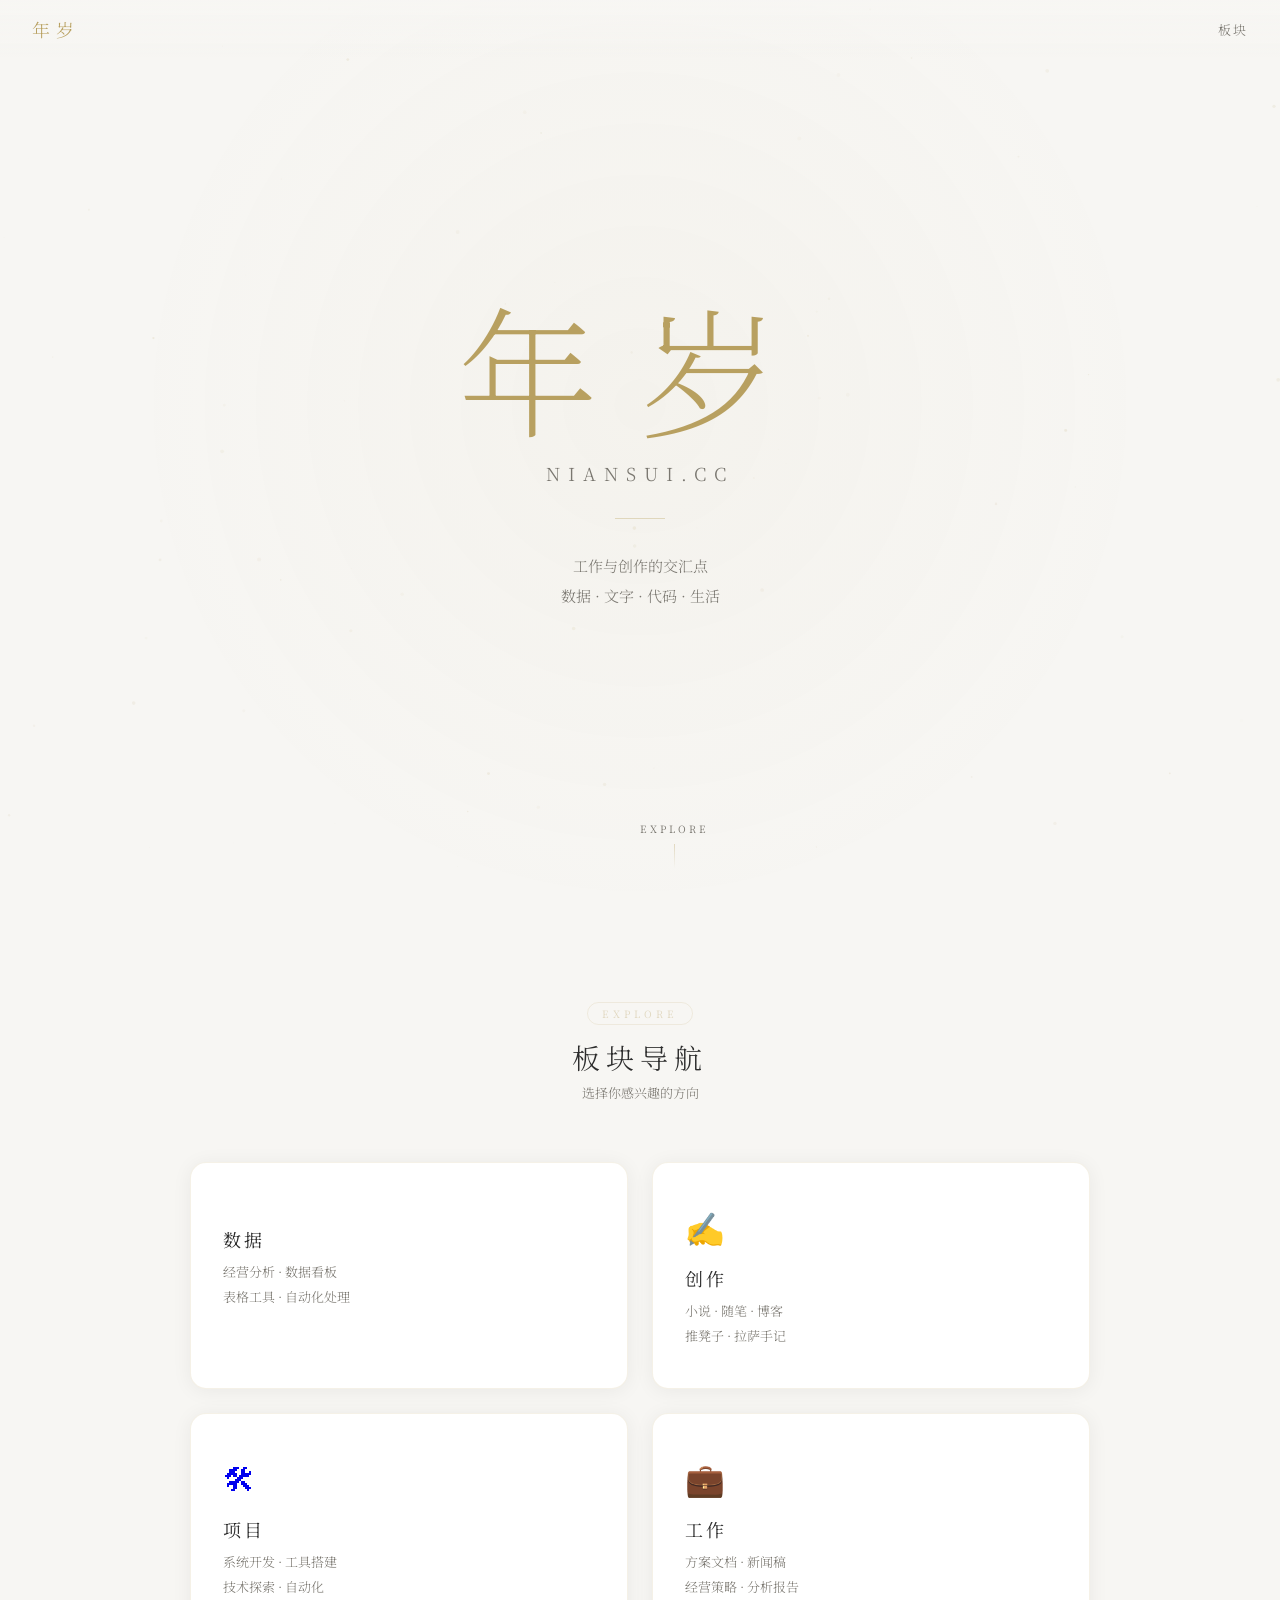
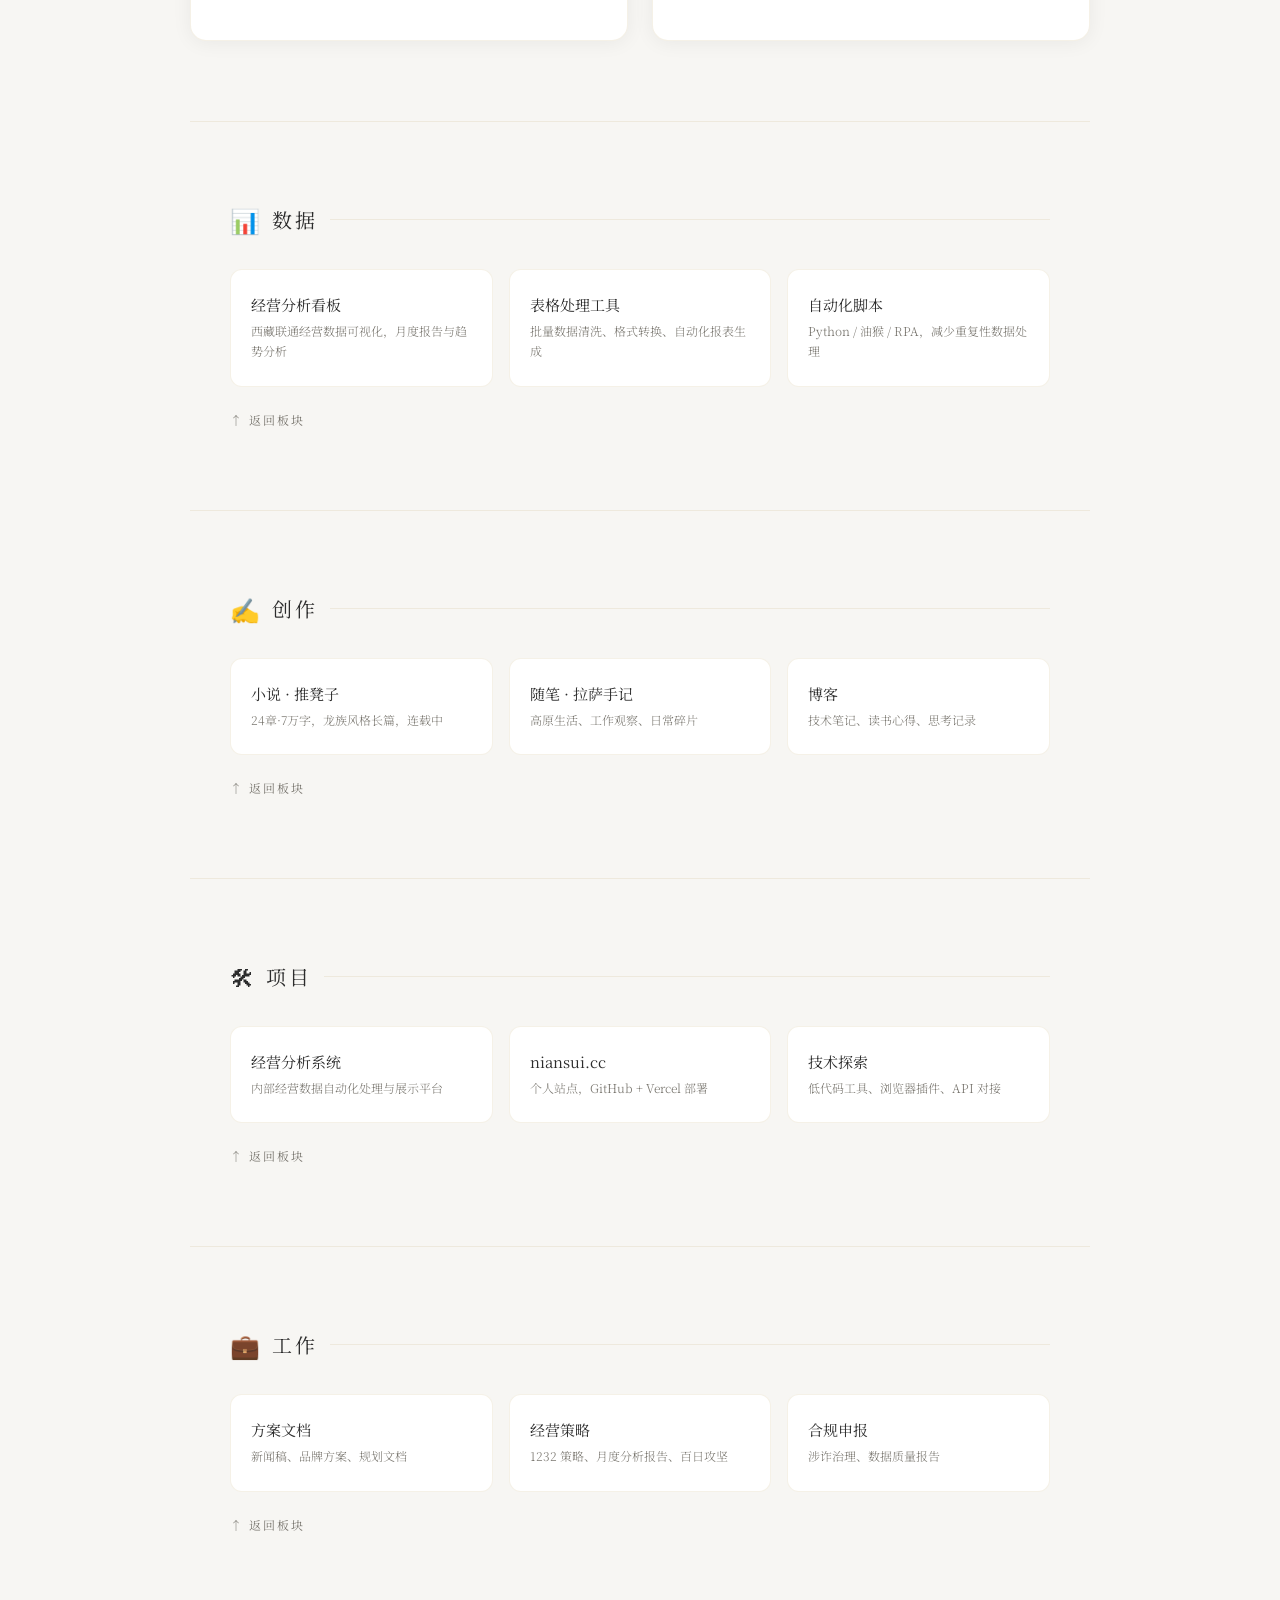
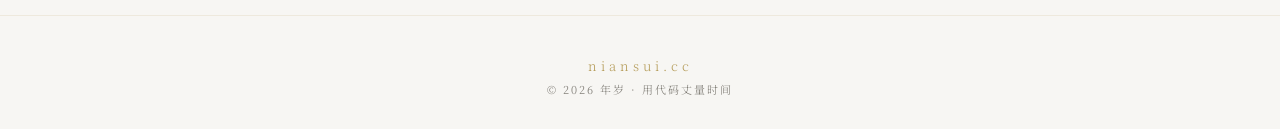
<file: index.html>
<!DOCTYPE html>
<html lang="zh-CN">
<head>
<meta charset="UTF-8">
<meta name="viewport" content="width=device-width, initial-scale=1.0, maximum-scale=1.0, user-scalable=no">
<title>年岁 · niansui.cc</title>
<style>
@import url('https://fonts.googleapis.com/css2?family=Noto+Serif+SC:wght@200;300;400;600;700&display=swap');
:root{
  --gold:#b8a060;
  --gold-dim:rgba(184,160,96,0.35);
  --bg:#f7f6f3;
  --bg2:#ffffff;
  --text:#2c2c2c;
  --text-dim:#7a7770;
  --border:rgba(184,160,96,0.15);
  --card-shadow:0 2px 20px rgba(0,0,0,0.06);
  --card-shadow-hover:0 8px 32px rgba(0,0,0,0.1);
  --safe-b:env(safe-area-inset-bottom,0px)
}
*{margin:0;padding:0;box-sizing:border-box;-webkit-tap-highlight-color:transparent}
html{scroll-behavior:smooth}
body{background:var(--bg);color:var(--text);font-family:'Noto Serif SC','PingFang SC','Microsoft YaHei',serif;overflow-x:hidden}

/* 导航 */
nav{position:fixed;top:0;left:0;right:0;z-index:100;padding:16px 32px;display:flex;justify-content:space-between;align-items:center;background:linear-gradient(180deg,rgba(247,246,243,.9) 0%,transparent 100%);transition:all .4s}
nav.scrolled{background:rgba(247,246,243,.96);backdrop-filter:blur(20px);-webkit-backdrop-filter:blur(20px);border-bottom:1px solid var(--border);padding:12px 32px}
.nav-brand{font-size:18px;font-weight:300;color:var(--gold);letter-spacing:6px;cursor:pointer;text-decoration:none}
.nav-links{display:flex;gap:32px}
.nav-links a{color:var(--text-dim);text-decoration:none;font-size:13px;letter-spacing:2px;font-weight:300;transition:color .3s;position:relative}
.nav-links a::after{content:'';position:absolute;bottom:-4px;left:0;width:0;height:1px;background:var(--gold);transition:width .3s}
.nav-links a:hover{color:var(--gold)}
.nav-links a:hover::after{width:100%}
.nav-burger{display:none;flex-direction:column;gap:5px;cursor:pointer;padding:4px;background:none;border:none}
.nav-burger span{display:block;width:22px;height:1.5px;background:var(--gold);border-radius:2px;transition:all .3s}
.nav-burger.open span:nth-child(1){transform:rotate(45deg) translate(4px,5px)}
.nav-burger.open span:nth-child(2){opacity:0}
.nav-burger.open span:nth-child(3){transform:rotate(-45deg) translate(4px,-5px)}
.mobile-menu{display:none;position:fixed;inset:0;background:rgba(247,246,243,.98);backdrop-filter:blur(30px);-webkit-backdrop-filter:blur(30px);z-index:99;flex-direction:column;justify-content:center;align-items:center;gap:36px;opacity:0;pointer-events:none;transition:opacity .3s}
.mobile-menu.open{opacity:1;pointer-events:all}
.mobile-menu a{color:var(--text-dim);text-decoration:none;font-size:20px;letter-spacing:6px;font-weight:300;transition:color .3s}
.mobile-menu a:hover,.mobile-menu a:active{color:var(--gold)}

/* Hero */
.hero{min-height:100vh;display:flex;flex-direction:column;justify-content:center;align-items:center;position:relative;overflow:hidden}
.hero-bg{position:absolute;inset:0;z-index:0}
.hero-bg canvas{width:100%;height:100%}
.hero-content{position:relative;z-index:1;text-align:center;padding:0 24px}
.hero-title{font-size:clamp(56px,14vw,140px);font-weight:200;letter-spacing:.3em;color:var(--gold);line-height:1.1;opacity:0;transform:translateY(30px);animation:fadeUp 1.2s .3s forwards}
.hero-sub{font-size:clamp(12px,2.5vw,18px);font-weight:300;color:var(--text-dim);letter-spacing:8px;margin-top:16px;opacity:0;transform:translateY(20px);animation:fadeUp 1.2s .6s forwards}
.hero-line{width:50px;height:1px;background:var(--gold-dim);margin:32px auto;opacity:0;animation:fadeUp 1.2s .9s forwards}
.hero-desc{font-size:clamp(13px,2vw,15px);color:var(--text-dim);font-weight:300;line-height:2;max-width:500px;margin:0 auto;opacity:0;transform:translateY(15px);animation:fadeUp 1.2s 1.1s forwards}
.scroll-hint{position:absolute;bottom:32px;left:50%;transform:translateX(-50%);display:flex;flex-direction:column;align-items:center;gap:8px;color:var(--text-dim);font-size:10px;letter-spacing:3px;opacity:0;animation:fadeUp 1s 1.8s forwards}
.scroll-hint .arrow{width:1px;height:24px;background:linear-gradient(180deg,var(--gold-dim),transparent);animation:scrollArrow 2s infinite}
@keyframes fadeUp{to{opacity:1;transform:translateY(0)}}
@keyframes scrollArrow{0%,100%{opacity:.3;transform:scaleY(.6)}50%{opacity:1;transform:scaleY(1)}}

/* 分类引导区 */
.guide-section{position:relative;padding:100px 40px 80px;background:var(--bg)}
.section-header{text-align:center;margin-bottom:60px;position:relative;z-index:10}
.section-tag{display:inline-block;font-size:10px;letter-spacing:4px;color:var(--gold-dim);border:1px solid var(--border);padding:3px 14px;border-radius:20px;margin-bottom:12px}
.section-title{font-size:clamp(22px,4vw,28px);font-weight:300;color:var(--text);letter-spacing:6px}
.section-desc{font-size:clamp(11px,1.8vw,13px);color:var(--text-dim);margin-top:6px;font-weight:300}

.guide-grid{display:grid;grid-template-columns:repeat(2,1fr);gap:24px;max-width:900px;margin:0 auto}
.guide-card{position:relative;padding:40px 32px;background:var(--bg2);border:1px solid var(--border);border-radius:16px;transition:all .5s cubic-bezier(.25,.46,.45,.94);cursor:pointer;overflow:hidden;text-decoration:none;display:block;box-shadow:var(--card-shadow)}
.guide-card::before{content:'';position:absolute;top:0;left:0;right:0;height:2px;background:linear-gradient(90deg,transparent,var(--card-color,var(--gold)),transparent);opacity:0;transition:opacity .4s}
.guide-card:hover{border-color:var(--card-color,var(--gold-dim));transform:translateY(-6px);box-shadow:var(--card-shadow-hover)}
.guide-card:hover::before{opacity:1}
.guide-card:active{transform:translateY(-3px)}

.card-icon{font-size:32px;margin-bottom:16px;display:inline-block;transition:transform .3s}
.guide-card:hover .card-icon{transform:scale(1.1)}
.card-label{font-size:18px;color:var(--text);letter-spacing:3px;font-weight:400;margin-bottom:8px}
.card-text{font-size:13px;color:var(--text-dim);line-height:1.9;font-weight:300}
.card-arrow{position:absolute;bottom:20px;right:24px;font-size:14px;color:var(--text-dim);opacity:0;transform:translateX(-8px);transition:all .3s}
.guide-card:hover .card-arrow{opacity:.6;transform:translateX(0)}

/* 板块展开内容 */
.expanded-section{padding:80px 40px;max-width:900px;margin:0 auto;border-top:1px solid var(--border)}
.expanded-section:first-of-type{border-top:none}
.exp-header{display:flex;align-items:center;gap:12px;margin-bottom:32px}
.exp-icon{font-size:24px}
.exp-label{font-size:20px;color:var(--text);letter-spacing:3px;font-weight:400}
.exp-line{flex:1;height:1px;background:var(--border)}
.exp-grid{display:grid;grid-template-columns:repeat(auto-fill,minmax(240px,1fr));gap:16px}
.exp-item{padding:24px 20px;background:var(--bg2);border:1px solid var(--border);border-radius:12px;transition:all .3s}
.exp-item:hover{border-color:var(--gold-dim);box-shadow:var(--card-shadow)}
.exp-item-title{font-size:15px;color:var(--text);font-weight:400;margin-bottom:6px}
.exp-item-desc{font-size:12px;color:var(--text-dim);line-height:1.7;font-weight:300}
.back-top{display:inline-flex;align-items:center;gap:6px;margin-top:24px;font-size:12px;color:var(--text-dim);text-decoration:none;letter-spacing:2px;transition:color .3s}
.back-top:hover{color:var(--gold)}

/* Footer */
footer{text-align:center;padding:40px 20px 32px;border-top:1px solid var(--border)}
.footer-domain{font-size:13px;color:var(--gold);letter-spacing:4px;font-weight:300;margin-bottom:6px}
.footer-note{font-size:11px;color:var(--text-dim);letter-spacing:2px;font-weight:300}

/* 响应式 */
@media(max-width:768px){
  nav{padding:14px 20px}
  nav.scrolled{padding:10px 20px}
  .nav-links{display:none}
  .nav-burger{display:flex}
  .mobile-menu{display:flex}
  .guide-section{padding:80px 20px 60px}
  .guide-grid{grid-template-columns:1fr;gap:16px}
  .guide-card{padding:28px 24px}
  .expanded-section{padding:60px 20px}
  .exp-grid{grid-template-columns:1fr}
}
</style>
</head>
<body>

<nav id="navbar">
  <a class="nav-brand" href="#">年岁</a>
  <div class="nav-links">
    <a href="#guide">板块</a>
  </div>
  <button class="nav-burger" id="burgerBtn"><span></span><span></span><span></span></button>
</nav>
<div class="mobile-menu" id="mobileMenu">
  <a href="#guide" onclick="closeMobileMenu()">板块</a>
</div>

<section class="hero" id="hero">
  <div class="hero-bg"><canvas id="heroBg"></canvas></div>
  <div class="hero-content">
    <h1 class="hero-title">年岁</h1>
    <div class="hero-sub">NIANSUI.CC</div>
    <div class="hero-line"></div>
    <div class="hero-desc">工作与创作的交汇点<br>数据 · 文字 · 代码 · 生活</div>
  </div>
  <div class="scroll-hint">EXPLORE<div class="arrow"></div></div>
</section>

<section class="guide-section" id="guide">
  <div class="section-header">
    <div class="section-tag">EXPLORE</div>
    <div class="section-title">板块导航</div>
    <div class="section-desc">选择你感兴趣的方向</div>
  </div>
  <div class="guide-grid">
    <a class="guide-card" style="--card-color:#6a9e6a" href="#section-data">
      <div class="card-icon"></div>
      <div class="card-label">数据</div>
      <div class="card-text">经营分析 · 数据看板<br>表格工具 · 自动化处理</div>
      <div class="card-arrow">↓</div>
    </a>
    <a class="guide-card" style="--card-color:#c47a7a" href="#section-creative">
      <div class="card-icon">✍️</div>
      <div class="card-label">创作</div>
      <div class="card-text">小说 · 随笔 · 博客<br>推凳子 · 拉萨手记</div>
      <div class="card-arrow">↓</div>
    </a>
    <a class="guide-card" style="--card-color:#8a7ab8" href="#section-project">
      <div class="card-icon">🛠</div>
      <div class="card-label">项目</div>
      <div class="card-text">系统开发 · 工具搭建<br>技术探索 · 自动化</div>
      <div class="card-arrow">↓</div>
    </a>
    <a class="guide-card" style="--card-color:#5a9aaa" href="#section-work">
      <div class="card-icon">💼</div>
      <div class="card-label">工作</div>
      <div class="card-text">方案文档 · 新闻稿<br>经营策略 · 分析报告</div>
      <div class="card-arrow">↓</div>
    </a>
  </div>
</section>

<!-- 板块展开内容 -->
<section class="expanded-section" id="section-data">
  <div class="exp-header">
    <span class="exp-icon">📊</span>
    <span class="exp-label">数据</span>
    <span class="exp-line"></span>
  </div>
  <div class="exp-grid">
    <div class="exp-item">
      <div class="exp-item-title">经营分析看板</div>
      <div class="exp-item-desc">西藏联通经营数据可视化，月度报告与趋势分析</div>
    </div>
    <div class="exp-item">
      <div class="exp-item-title">表格处理工具</div>
      <div class="exp-item-desc">批量数据清洗、格式转换、自动化报表生成</div>
    </div>
    <div class="exp-item">
      <div class="exp-item-title">自动化脚本</div>
      <div class="exp-item-desc">Python / 油猴 / RPA，减少重复性数据处理</div>
    </div>
  </div>
  <a href="#guide" class="back-top">↑ 返回板块</a>
</section>

<section class="expanded-section" id="section-creative">
  <div class="exp-header">
    <span class="exp-icon">✍️</span>
    <span class="exp-label">创作</span>
    <span class="exp-line"></span>
  </div>
  <div class="exp-grid">
    <div class="exp-item">
      <div class="exp-item-title">小说 · 推凳子</div>
      <div class="exp-item-desc">24章·7万字，龙族风格长篇，连载中</div>
    </div>
    <div class="exp-item">
      <div class="exp-item-title">随笔 · 拉萨手记</div>
      <div class="exp-item-desc">高原生活、工作观察、日常碎片</div>
    </div>
    <div class="exp-item">
      <div class="exp-item-title">博客</div>
      <div class="exp-item-desc">技术笔记、读书心得、思考记录</div>
    </div>
  </div>
  <a href="#guide" class="back-top">↑ 返回板块</a>
</section>

<section class="expanded-section" id="section-project">
  <div class="exp-header">
    <span class="exp-icon">🛠</span>
    <span class="exp-label">项目</span>
    <span class="exp-line"></span>
  </div>
  <div class="exp-grid">
    <div class="exp-item">
      <div class="exp-item-title">经营分析系统</div>
      <div class="exp-item-desc">内部经营数据自动化处理与展示平台</div>
    </div>
    <div class="exp-item">
      <div class="exp-item-title">niansui.cc</div>
      <div class="exp-item-desc">个人站点，GitHub + Vercel 部署</div>
    </div>
    <div class="exp-item">
      <div class="exp-item-title">技术探索</div>
      <div class="exp-item-desc">低代码工具、浏览器插件、API 对接</div>
    </div>
  </div>
  <a href="#guide" class="back-top">↑ 返回板块</a>
</section>

<section class="expanded-section" id="section-work">
  <div class="exp-header">
    <span class="exp-icon">💼</span>
    <span class="exp-label">工作</span>
    <span class="exp-line"></span>
  </div>
  <div class="exp-grid">
    <div class="exp-item">
      <div class="exp-item-title">方案文档</div>
      <div class="exp-item-desc">新闻稿、品牌方案、规划文档</div>
    </div>
    <div class="exp-item">
      <div class="exp-item-title">经营策略</div>
      <div class="exp-item-desc">1232 策略、月度分析报告、百日攻坚</div>
    </div>
    <div class="exp-item">
      <div class="exp-item-title">合规申报</div>
      <div class="exp-item-desc">涉诈治理、数据质量报告</div>
    </div>
  </div>
  <a href="#guide" class="back-top">↑ 返回板块</a>
</section>

<footer>
  <div class="footer-domain">niansui.cc</div>
  <div class="footer-note">© 2026 年岁 · 用代码丈量时间</div>
</footer>

<script>
// 手机菜单
var burgerBtn=document.getElementById('burgerBtn'),mobileMenu=document.getElementById('mobileMenu');
function closeMobileMenu(){burgerBtn.classList.remove('open');mobileMenu.classList.remove('open');document.body.style.overflow=''}
burgerBtn.addEventListener('click',function(){var o=burgerBtn.classList.toggle('open');mobileMenu.classList.toggle('open',o);document.body.style.overflow=o?'hidden':''});

// Hero背景 — 亮色版粒子
(function(){var c=document.getElementById('heroBg'),ctx=c.getContext('2d'),W,H,dpr,pts=[],mob=window.innerWidth<768,cnt=mob?40:80;
function resize(){dpr=window.devicePixelRatio||1;W=c.parentElement.clientWidth;H=c.parentElement.clientHeight;c.width=W*dpr;c.height=H*dpr;c.style.width=W+'px';c.style.height=H+'px';ctx.setTransform(dpr,0,0,dpr,0,0)}
for(var i=0;i<cnt;i++)pts.push({x:Math.random(),y:Math.random(),vx:(Math.random()-.5)*.00015,vy:(Math.random()-.5)*.00015,r:Math.random()*(mob?1.4:1.8)+.3,a:Math.random()*.12+.03,ph:Math.random()*Math.PI*2});
var t=0;function draw(){t+=.008;ctx.clearRect(0,0,W,H);var g=ctx.createRadialGradient(W/2,H*.45,0,W/2,H*.45,W*.4);g.addColorStop(0,'rgba(184,160,96,0.04)');g.addColorStop(1,'rgba(184,160,96,0)');ctx.fillStyle=g;ctx.fillRect(0,0,W,H);
for(var i=0;i<pts.length;i++){var p=pts[i];p.x+=p.vx;p.y+=p.vy;if(p.x<0||p.x>1)p.vx*=-1;if(p.y<0||p.y>1)p.vy*=-1;var f=.7+.3*Math.sin(t*2+p.ph);ctx.beginPath();ctx.arc(p.x*W,p.y*H,p.r,0,Math.PI*2);ctx.fillStyle='rgba(184,160,96,'+(p.a*f)+')';ctx.fill()}requestAnimationFrame(draw)}
resize();draw();window.addEventListener('resize',resize)})();

// 导航滚动
window.addEventListener('scroll',function(){document.getElementById('navbar').classList.toggle('scrolled',window.scrollY>40)});

// 卡片入场动画
(function(){var cards=document.querySelectorAll('.guide-card');var obs=new IntersectionObserver(function(entries){entries.forEach(function(e){if(e.isIntersecting){e.target.style.opacity='1';e.target.style.transform='translateY(0)';obs.unobserve(e.target)}})},{threshold:0.15});
cards.forEach(function(c,i){c.style.opacity='0';c.style.transform='translateY(30px)';c.style.transition='opacity .6s '+(i*.12)+'s, transform .6s '+(i*.12)+'s cubic-bezier(.25,.46,.45,.94), border-color .5s, box-shadow .5s';obs.observe(c)})})();

// 板块内容入场
(function(){var sections=document.querySelectorAll('.expanded-section');var obs=new IntersectionObserver(function(entries){entries.forEach(function(e){if(e.isIntersecting){e.target.style.opacity='1';e.target.style.transform='translateY(0)';obs.unobserve(e.target)}})},{threshold:0.1});
sections.forEach(function(s){s.style.opacity='0';s.style.transform='translateY(24px)';s.style.transition='opacity .6s, transform .6s cubic-bezier(.25,.46,.45,.94)';obs.observe(s)})})();
</script>
</body>
</html>
</file>
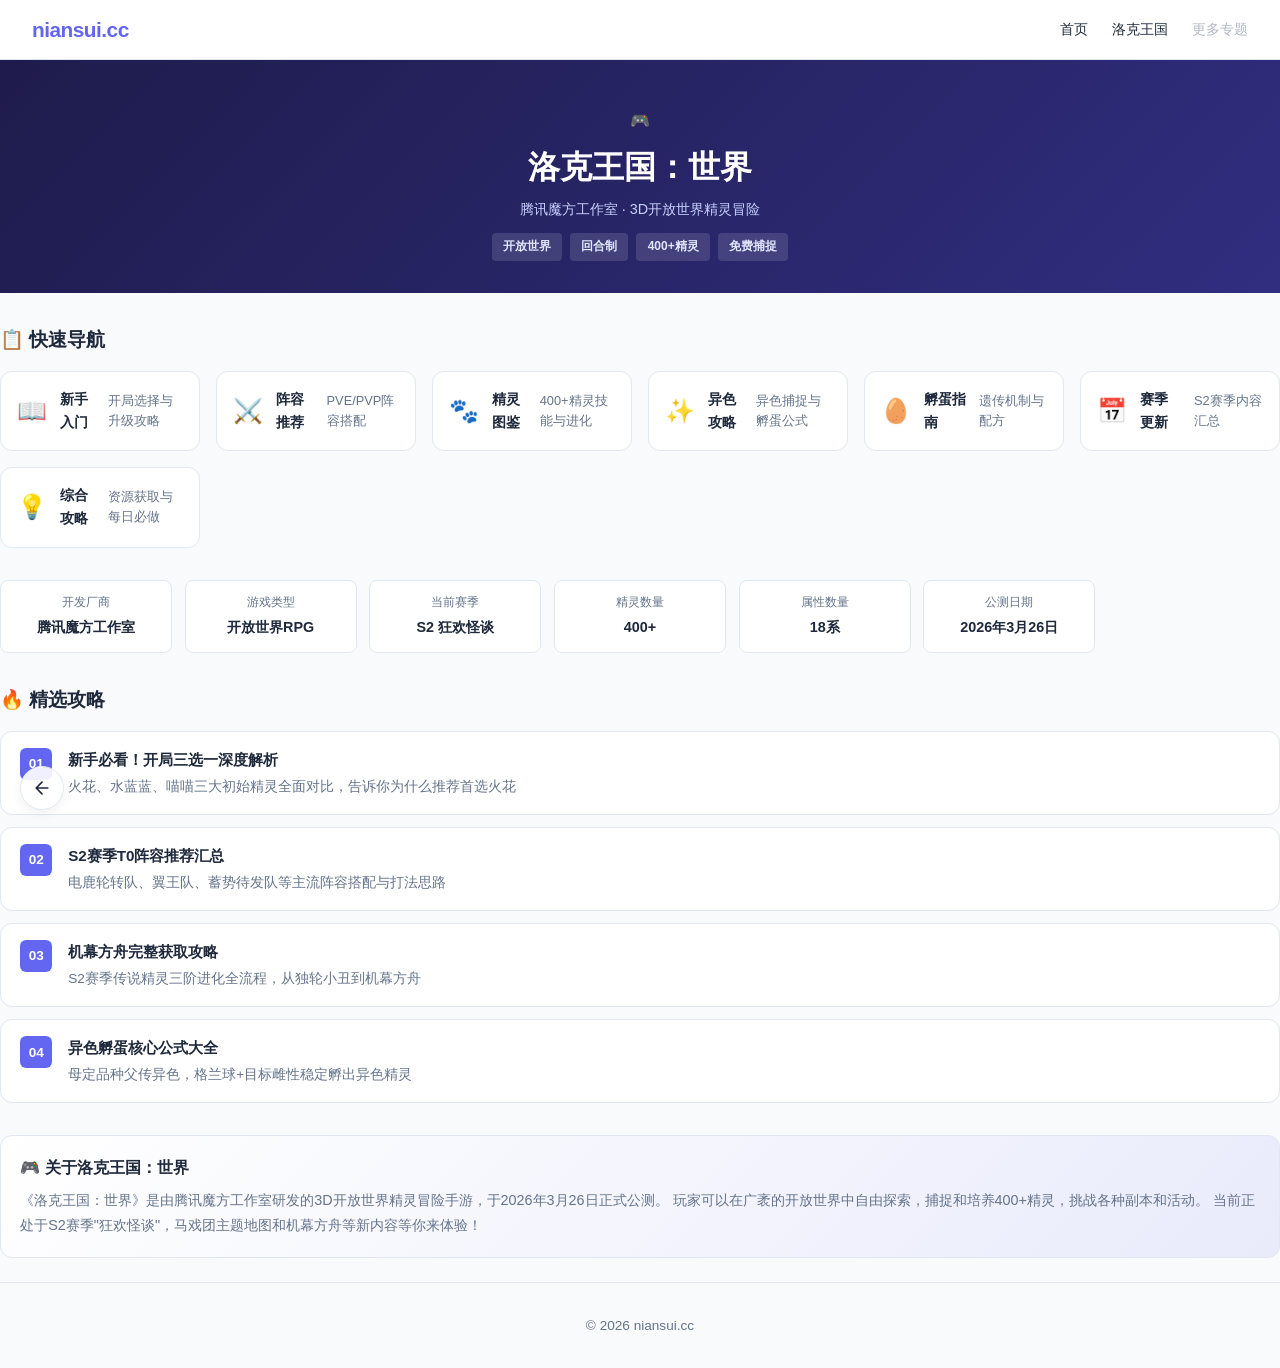
<file: roco.html>
<!DOCTYPE html><html lang="zh-CN"><head><meta charSet="utf-8"/><meta name="viewport" content="width=device-width, initial-scale=1.0"/><meta name="viewport" content="width=device-width, initial-scale=1"/><link rel="stylesheet" href="/_next/static/chunks/44s_sa0r8vdyf.css" data-precedence="next"/><link rel="preload" as="script" fetchPriority="low" href="/_next/static/chunks/1jq4o6yq14o4c.js"/><script src="/_next/static/chunks/2ckqm4grawju5.js" async=""></script><script src="/_next/static/chunks/2nykiepra7i1k.js" async=""></script><script src="/_next/static/chunks/turbopack-1l0ut4nocedlo.js" async=""></script><script src="/_next/static/chunks/158myu8e_yme3.js" async=""></script><meta name="theme-color" content="#6366f1"/><link rel="icon" href="data:image/svg+xml,&lt;svg xmlns=&#x27;http://www.w3.org/2000/svg&#x27; viewBox=&#x27;0 0 100 100&#x27;&gt;&lt;text y=&#x27;.9em&#x27; font-size=&#x27;90&#x27;&gt;🐾&lt;/text&gt;&lt;/svg&gt;"/><title>洛克王国：世界 · niansui.cc</title><meta name="description" content="开放世界精灵冒险攻略合集，覆盖新手入门、阵容推荐、异色捕捉、赛季更新"/><script src="/_next/static/chunks/0cz1d0mv5g_q7.js" noModule=""></script></head><body><div hidden=""><!--$--><!--/$--></div><nav class="navbar"><a href="/" class="nav-brand">niansui.cc</a><div class="nav-links"><a href="/">首页</a><a href="/roco">洛克王国</a><span class="nav-disabled">更多专题</span></div><button class="mobile-menu-btn" id="mobile-menu-btn">☰</button></nav><div class="mobile-nav" id="mobile-nav"><a href="/">首页</a><a href="/roco">洛克王国</a><span class="nav-disabled-mobile">更多专题（敬请期待）</span></div><main class="main-content"><div><div class="topic-header"><div class="topic-icon">🎮</div><h1>洛克王国：世界</h1><p>腾讯魔方工作室 · 3D开放世界精灵冒险</p><div class="topic-tags"><span class="topic-tag">开放世界</span><span class="topic-tag">回合制</span><span class="topic-tag">400+精灵</span><span class="topic-tag">免费捕捉</span></div></div><h2 class="section-title">📋 快速导航</h2><div class="quick-nav"><a href="/roco/starter" class="quick-nav-card"><span class="icon">📖</span><span class="title">新手入门</span><span class="desc">开局选择与升级攻略</span></a><a href="/roco/teams" class="quick-nav-card"><span class="icon">⚔️</span><span class="title">阵容推荐</span><span class="desc">PVE/PVP阵容搭配</span></a><a href="/roco/pets" class="quick-nav-card"><span class="icon">🐾</span><span class="title">精灵图鉴</span><span class="desc">400+精灵技能与进化</span></a><a href="/roco/shiny" class="quick-nav-card"><span class="icon">✨</span><span class="title">异色攻略</span><span class="desc">异色捕捉与孵蛋公式</span></a><a href="/roco/eggs" class="quick-nav-card"><span class="icon">🥚</span><span class="title">孵蛋指南</span><span class="desc">遗传机制与配方</span></a><a href="/roco/season" class="quick-nav-card"><span class="icon">📅</span><span class="title">赛季更新</span><span class="desc">S2赛季内容汇总</span></a><a href="/roco/guide" class="quick-nav-card"><span class="icon">💡</span><span class="title">综合攻略</span><span class="desc">资源获取与每日必做</span></a></div><div class="game-info"><div class="game-info-item"><div class="label">开发厂商</div><div class="value">腾讯魔方工作室</div></div><div class="game-info-item"><div class="label">游戏类型</div><div class="value">开放世界RPG</div></div><div class="game-info-item"><div class="label">当前赛季</div><div class="value">S2 狂欢怪谈</div></div><div class="game-info-item"><div class="label">精灵数量</div><div class="value">400+</div></div><div class="game-info-item"><div class="label">属性数量</div><div class="value">18系</div></div><div class="game-info-item"><div class="label">公测日期</div><div class="value">2026年3月26日</div></div></div><h2 class="section-title">🔥 精选攻略</h2><div class="featured-list"><a href="/roco/starter" class="featured-item"><div class="featured-num">01</div><div class="featured-content"><h4>新手必看！开局三选一深度解析</h4><p>火花、水蓝蓝、喵喵三大初始精灵全面对比，告诉你为什么推荐首选火花</p></div></a><a href="/roco/teams" class="featured-item"><div class="featured-num">02</div><div class="featured-content"><h4>S2赛季T0阵容推荐汇总</h4><p>电鹿轮转队、翼王队、蓄势待发队等主流阵容搭配与打法思路</p></div></a><a href="/roco/season" class="featured-item"><div class="featured-num">03</div><div class="featured-content"><h4>机幕方舟完整获取攻略</h4><p>S2赛季传说精灵三阶进化全流程，从独轮小丑到机幕方舟</p></div></a><a href="/roco/shiny" class="featured-item"><div class="featured-num">04</div><div class="featured-content"><h4>异色孵蛋核心公式大全</h4><p>母定品种父传异色，格兰球+目标雌性稳定孵出异色精灵</p></div></a></div><div class="info-card" style="margin-top:2rem;background:linear-gradient(135deg, var(--bg-card), var(--color-primary-light))"><h4>🎮 关于洛克王国：世界</h4><p>《洛克王国：世界》是由腾讯魔方工作室研发的3D开放世界精灵冒险手游，于2026年3月26日正式公测。 玩家可以在广袤的开放世界中自由探索，捕捉和培养400+精灵，挑战各种副本和活动。 当前正处于S2赛季&quot;狂欢怪谈&quot;，马戏团主题地图和机幕方舟等新内容等你来体验！</p></div></div><!--$--><!--/$--></main><footer class="footer"><p>© 2026 niansui.cc</p></footer><div class="floating-back-btn" id="floating-back-btn"><button id="floating-back-btn-inner" aria-label="返回上一页"><svg width="20" height="20" viewBox="0 0 24 24" fill="none" stroke="currentColor" stroke-width="2" stroke-linecap="round" stroke-linejoin="round"><path d="M19 12H5M12 19l-7-7 7-7"></path></svg></button></div><button class="back-to-top" id="back-to-top" aria-label="返回顶部">↑</button><script>
          (function(){
            var mb=document.getElementById('mobile-menu-btn');
            var mn=document.getElementById('mobile-nav');
            if(mb&&mn){
              mb.addEventListener('click',function(){
                mn.classList.toggle('open');
                mb.textContent=mn.classList.contains('open')?'✕':'☰';
              });
            }
            var btn=document.getElementById('back-to-top');
            if(btn){
              window.addEventListener('scroll',function(){
                btn.classList.toggle('visible',window.scrollY>300);
              });
              btn.addEventListener('click',function(){
                window.scrollTo({top:0,behavior:'smooth'});
              });
            }
            var backBtn=document.getElementById('floating-back-btn');
            var backBtnInner=document.getElementById('floating-back-btn-inner');
            function checkBackButton(){
              var isSubPage=window.location.pathname!=='/' && !window.location.pathname.endsWith('/') && !window.location.pathname.endsWith('/index.html');
              if(backBtn){
                backBtn.style.display=isSubPage?'flex':'none';
              }
            }
            if(backBtnInner){
              backBtnInner.addEventListener('click',function(){
                window.history.back();
              });
            }
            checkBackButton();
            window.addEventListener('popstate',checkBackButton);
          })();
        </script><script src="/_next/static/chunks/1jq4o6yq14o4c.js" id="_R_" async=""></script><script>(self.__next_f=self.__next_f||[]).push([0])</script><script>self.__next_f.push([1,"1:\"$Sreact.fragment\"\n2:I[39756,[\"/_next/static/chunks/158myu8e_yme3.js\"],\"default\"]\n3:I[37457,[\"/_next/static/chunks/158myu8e_yme3.js\"],\"default\"]\n9:I[68027,[\"/_next/static/chunks/158myu8e_yme3.js\"],\"default\",1]\n:HL[\"/_next/static/chunks/44s_sa0r8vdyf.css\",\"style\"]\n4:T5db,"])</script><script>self.__next_f.push([1,"\n          (function(){\n            var mb=document.getElementById('mobile-menu-btn');\n            var mn=document.getElementById('mobile-nav');\n            if(mb\u0026\u0026mn){\n              mb.addEventListener('click',function(){\n                mn.classList.toggle('open');\n                mb.textContent=mn.classList.contains('open')?'✕':'☰';\n              });\n            }\n            var btn=document.getElementById('back-to-top');\n            if(btn){\n              window.addEventListener('scroll',function(){\n                btn.classList.toggle('visible',window.scrollY\u003e300);\n              });\n              btn.addEventListener('click',function(){\n                window.scrollTo({top:0,behavior:'smooth'});\n              });\n            }\n            var backBtn=document.getElementById('floating-back-btn');\n            var backBtnInner=document.getElementById('floating-back-btn-inner');\n            function checkBackButton(){\n              var isSubPage=window.location.pathname!=='/' \u0026\u0026 !window.location.pathname.endsWith('/') \u0026\u0026 !window.location.pathname.endsWith('/index.html');\n              if(backBtn){\n                backBtn.style.display=isSubPage?'flex':'none';\n              }\n            }\n            if(backBtnInner){\n              backBtnInner.addEventListener('click',function(){\n                window.history.back();\n              });\n            }\n            checkBackButton();\n            window.addEventListener('popstate',checkBackButton);\n          })();\n        "])</script><script>self.__next_f.push([1,"0:{\"P\":null,\"c\":[\"\",\"roco\"],\"q\":\"\",\"i\":false,\"f\":[[[\"\",{\"children\":[\"roco\",{\"children\":[\"__PAGE__\",{}]}]},\"$undefined\",\"$undefined\",16],[[\"$\",\"$1\",\"c\",{\"children\":[[[\"$\",\"link\",\"0\",{\"rel\":\"stylesheet\",\"href\":\"/_next/static/chunks/44s_sa0r8vdyf.css\",\"precedence\":\"next\",\"crossOrigin\":\"$undefined\",\"nonce\":\"$undefined\"}],[\"$\",\"script\",\"script-0\",{\"src\":\"/_next/static/chunks/158myu8e_yme3.js\",\"async\":true,\"nonce\":\"$undefined\"}]],[\"$\",\"html\",null,{\"lang\":\"zh-CN\",\"children\":[[\"$\",\"head\",null,{\"children\":[[\"$\",\"meta\",null,{\"name\":\"viewport\",\"content\":\"width=device-width, initial-scale=1.0\"}],[\"$\",\"meta\",null,{\"name\":\"theme-color\",\"content\":\"#6366f1\"}],[\"$\",\"link\",null,{\"rel\":\"icon\",\"href\":\"data:image/svg+xml,\u003csvg xmlns='http://www.w3.org/2000/svg' viewBox='0 0 100 100'\u003e\u003ctext y='.9em' font-size='90'\u003e🐾\u003c/text\u003e\u003c/svg\u003e\"}]]}],[\"$\",\"body\",null,{\"children\":[[\"$\",\"nav\",null,{\"className\":\"navbar\",\"children\":[[\"$\",\"a\",null,{\"href\":\"/\",\"className\":\"nav-brand\",\"children\":\"niansui.cc\"}],[\"$\",\"div\",null,{\"className\":\"nav-links\",\"children\":[[\"$\",\"a\",null,{\"href\":\"/\",\"children\":\"首页\"}],[\"$\",\"a\",null,{\"href\":\"/roco\",\"children\":\"洛克王国\"}],[\"$\",\"span\",null,{\"className\":\"nav-disabled\",\"children\":\"更多专题\"}]]}],[\"$\",\"button\",null,{\"className\":\"mobile-menu-btn\",\"id\":\"mobile-menu-btn\",\"children\":\"☰\"}]]}],[\"$\",\"div\",null,{\"className\":\"mobile-nav\",\"id\":\"mobile-nav\",\"children\":[[\"$\",\"a\",null,{\"href\":\"/\",\"children\":\"首页\"}],[\"$\",\"a\",null,{\"href\":\"/roco\",\"children\":\"洛克王国\"}],[\"$\",\"span\",null,{\"className\":\"nav-disabled-mobile\",\"children\":\"更多专题（敬请期待）\"}]]}],[\"$\",\"main\",null,{\"className\":\"main-content\",\"children\":[\"$\",\"$L2\",null,{\"parallelRouterKey\":\"children\",\"error\":\"$undefined\",\"errorStyles\":\"$undefined\",\"errorScripts\":\"$undefined\",\"template\":[\"$\",\"$L3\",null,{}],\"templateStyles\":\"$undefined\",\"templateScripts\":\"$undefined\",\"notFound\":[[[\"$\",\"title\",null,{\"children\":\"404: This page could not be found.\"}],[\"$\",\"div\",null,{\"style\":{\"fontFamily\":\"system-ui,\\\"Segoe UI\\\",Roboto,Helvetica,Arial,sans-serif,\\\"Apple Color Emoji\\\",\\\"Segoe UI Emoji\\\"\",\"height\":\"100vh\",\"textAlign\":\"center\",\"display\":\"flex\",\"flexDirection\":\"column\",\"alignItems\":\"center\",\"justifyContent\":\"center\"},\"children\":[\"$\",\"div\",null,{\"children\":[[\"$\",\"style\",null,{\"dangerouslySetInnerHTML\":{\"__html\":\"body{color:#000;background:#fff;margin:0}.next-error-h1{border-right:1px solid rgba(0,0,0,.3)}@media (prefers-color-scheme:dark){body{color:#fff;background:#000}.next-error-h1{border-right:1px solid rgba(255,255,255,.3)}}\"}}],[\"$\",\"h1\",null,{\"className\":\"next-error-h1\",\"style\":{\"display\":\"inline-block\",\"margin\":\"0 20px 0 0\",\"padding\":\"0 23px 0 0\",\"fontSize\":24,\"fontWeight\":500,\"verticalAlign\":\"top\",\"lineHeight\":\"49px\"},\"children\":404}],[\"$\",\"div\",null,{\"style\":{\"display\":\"inline-block\"},\"children\":[\"$\",\"h2\",null,{\"style\":{\"fontSize\":14,\"fontWeight\":400,\"lineHeight\":\"49px\",\"margin\":0},\"children\":\"This page could not be found.\"}]}]]}]}]],[]],\"forbidden\":\"$undefined\",\"unauthorized\":\"$undefined\"}]}],[\"$\",\"footer\",null,{\"className\":\"footer\",\"children\":[\"$\",\"p\",null,{\"children\":\"© 2026 niansui.cc\"}]}],[\"$\",\"div\",null,{\"className\":\"floating-back-btn\",\"id\":\"floating-back-btn\",\"children\":[\"$\",\"button\",null,{\"id\":\"floating-back-btn-inner\",\"aria-label\":\"返回上一页\",\"children\":[\"$\",\"svg\",null,{\"width\":\"20\",\"height\":\"20\",\"viewBox\":\"0 0 24 24\",\"fill\":\"none\",\"stroke\":\"currentColor\",\"strokeWidth\":\"2\",\"strokeLinecap\":\"round\",\"strokeLinejoin\":\"round\",\"children\":[\"$\",\"path\",null,{\"d\":\"M19 12H5M12 19l-7-7 7-7\"}]}]}]}],[\"$\",\"button\",null,{\"className\":\"back-to-top\",\"id\":\"back-to-top\",\"aria-label\":\"返回顶部\",\"children\":\"↑\"}],[\"$\",\"script\",null,{\"dangerouslySetInnerHTML\":{\"__html\":\"$4\"}}]]}]]}]]}],{\"children\":[\"$L5\",{\"children\":[\"$L6\",{},null,false,null]},null,false,\"$@7\"]},null,false,null],\"$L8\",false]],\"m\":\"$undefined\",\"G\":[\"$9\",[\"$La\"]],\"S\":true,\"h\":null,\"s\":\"$undefined\",\"l\":\"$undefined\",\"p\":\"$undefined\",\"d\":\"$undefined\",\"b\":\"J3s9py5JvZojjhT8x7fWj\"}\n"])</script><script>self.__next_f.push([1,"f:I[97367,[\"/_next/static/chunks/158myu8e_yme3.js\"],\"ViewportBoundary\"]\n11:I[97367,[\"/_next/static/chunks/158myu8e_yme3.js\"],\"MetadataBoundary\"]\n12:\"$Sreact.suspense\"\n5:[\"$\",\"$1\",\"c\",{\"children\":[null,[\"$\",\"$L2\",null,{\"parallelRouterKey\":\"children\",\"error\":\"$undefined\",\"errorStyles\":\"$undefined\",\"errorScripts\":\"$undefined\",\"template\":[\"$\",\"$L3\",null,{}],\"templateStyles\":\"$undefined\",\"templateScripts\":\"$undefined\",\"notFound\":\"$undefined\",\"forbidden\":\"$undefined\",\"unauthorized\":\"$undefined\"}]]}]\n"])</script><script>self.__next_f.push([1,"6:[\"$\",\"$1\",\"c\",{\"children\":[[\"$\",\"div\",null,{\"children\":[[\"$\",\"div\",null,{\"className\":\"topic-header\",\"children\":[[\"$\",\"div\",null,{\"className\":\"topic-icon\",\"children\":\"🎮\"}],[\"$\",\"h1\",null,{\"children\":\"洛克王国：世界\"}],[\"$\",\"p\",null,{\"children\":\"腾讯魔方工作室 · 3D开放世界精灵冒险\"}],[\"$\",\"div\",null,{\"className\":\"topic-tags\",\"children\":[[\"$\",\"span\",null,{\"className\":\"topic-tag\",\"children\":\"开放世界\"}],[\"$\",\"span\",null,{\"className\":\"topic-tag\",\"children\":\"回合制\"}],[\"$\",\"span\",null,{\"className\":\"topic-tag\",\"children\":\"400+精灵\"}],[\"$\",\"span\",null,{\"className\":\"topic-tag\",\"children\":\"免费捕捉\"}]]}]]}],[\"$\",\"h2\",null,{\"className\":\"section-title\",\"children\":\"📋 快速导航\"}],[\"$\",\"div\",null,{\"className\":\"quick-nav\",\"children\":[[\"$\",\"a\",null,{\"href\":\"/roco/starter\",\"className\":\"quick-nav-card\",\"children\":[[\"$\",\"span\",null,{\"className\":\"icon\",\"children\":\"📖\"}],[\"$\",\"span\",null,{\"className\":\"title\",\"children\":\"新手入门\"}],[\"$\",\"span\",null,{\"className\":\"desc\",\"children\":\"开局选择与升级攻略\"}]]}],[\"$\",\"a\",null,{\"href\":\"/roco/teams\",\"className\":\"quick-nav-card\",\"children\":[[\"$\",\"span\",null,{\"className\":\"icon\",\"children\":\"⚔️\"}],[\"$\",\"span\",null,{\"className\":\"title\",\"children\":\"阵容推荐\"}],[\"$\",\"span\",null,{\"className\":\"desc\",\"children\":\"PVE/PVP阵容搭配\"}]]}],[\"$\",\"a\",null,{\"href\":\"/roco/pets\",\"className\":\"quick-nav-card\",\"children\":[[\"$\",\"span\",null,{\"className\":\"icon\",\"children\":\"🐾\"}],[\"$\",\"span\",null,{\"className\":\"title\",\"children\":\"精灵图鉴\"}],[\"$\",\"span\",null,{\"className\":\"desc\",\"children\":\"400+精灵技能与进化\"}]]}],[\"$\",\"a\",null,{\"href\":\"/roco/shiny\",\"className\":\"quick-nav-card\",\"children\":[[\"$\",\"span\",null,{\"className\":\"icon\",\"children\":\"✨\"}],[\"$\",\"span\",null,{\"className\":\"title\",\"children\":\"异色攻略\"}],[\"$\",\"span\",null,{\"className\":\"desc\",\"children\":\"异色捕捉与孵蛋公式\"}]]}],[\"$\",\"a\",null,{\"href\":\"/roco/eggs\",\"className\":\"quick-nav-card\",\"children\":[[\"$\",\"span\",null,{\"className\":\"icon\",\"children\":\"🥚\"}],[\"$\",\"span\",null,{\"className\":\"title\",\"children\":\"孵蛋指南\"}],[\"$\",\"span\",null,{\"className\":\"desc\",\"children\":\"遗传机制与配方\"}]]}],[\"$\",\"a\",null,{\"href\":\"/roco/season\",\"className\":\"quick-nav-card\",\"children\":[[\"$\",\"span\",null,{\"className\":\"icon\",\"children\":\"📅\"}],[\"$\",\"span\",null,{\"className\":\"title\",\"children\":\"赛季更新\"}],[\"$\",\"span\",null,{\"className\":\"desc\",\"children\":\"S2赛季内容汇总\"}]]}],[\"$\",\"a\",null,{\"href\":\"/roco/guide\",\"className\":\"quick-nav-card\",\"children\":[[\"$\",\"span\",null,{\"className\":\"icon\",\"children\":\"💡\"}],[\"$\",\"span\",null,{\"className\":\"title\",\"children\":\"综合攻略\"}],[\"$\",\"span\",null,{\"className\":\"desc\",\"children\":\"资源获取与每日必做\"}]]}]]}],[\"$\",\"div\",null,{\"className\":\"game-info\",\"children\":[[\"$\",\"div\",null,{\"className\":\"game-info-item\",\"children\":[[\"$\",\"div\",null,{\"className\":\"label\",\"children\":\"开发厂商\"}],[\"$\",\"div\",null,{\"className\":\"value\",\"children\":\"腾讯魔方工作室\"}]]}],[\"$\",\"div\",null,{\"className\":\"game-info-item\",\"children\":[[\"$\",\"div\",null,{\"className\":\"label\",\"children\":\"游戏类型\"}],[\"$\",\"div\",null,{\"className\":\"value\",\"children\":\"开放世界RPG\"}]]}],[\"$\",\"div\",null,{\"className\":\"game-info-item\",\"children\":[[\"$\",\"div\",null,{\"className\":\"label\",\"children\":\"当前赛季\"}],[\"$\",\"div\",null,{\"className\":\"value\",\"children\":\"S2 狂欢怪谈\"}]]}],[\"$\",\"div\",null,{\"className\":\"game-info-item\",\"children\":[[\"$\",\"div\",null,{\"className\":\"label\",\"children\":\"精灵数量\"}],[\"$\",\"div\",null,{\"className\":\"value\",\"children\":\"400+\"}]]}],[\"$\",\"div\",null,{\"className\":\"game-info-item\",\"children\":[[\"$\",\"div\",null,{\"className\":\"label\",\"children\":\"属性数量\"}],[\"$\",\"div\",null,{\"className\":\"value\",\"children\":\"18系\"}]]}],[\"$\",\"div\",null,{\"className\":\"game-info-item\",\"children\":[[\"$\",\"div\",null,{\"className\":\"label\",\"children\":\"公测日期\"}],[\"$\",\"div\",null,{\"className\":\"value\",\"children\":\"2026年3月26日\"}]]}]]}],[\"$\",\"h2\",null,{\"className\":\"section-title\",\"children\":\"🔥 精选攻略\"}],[\"$\",\"div\",null,{\"className\":\"featured-list\",\"children\":[[\"$\",\"a\",null,{\"href\":\"/roco/starter\",\"className\":\"featured-item\",\"children\":[[\"$\",\"div\",null,{\"className\":\"featured-num\",\"children\":\"01\"}],[\"$\",\"div\",null,{\"className\":\"featured-content\",\"children\":[[\"$\",\"h4\",null,{\"children\":\"新手必看！开局三选一深度解析\"}],[\"$\",\"p\",null,{\"children\":\"火花、水蓝蓝、喵喵三大初始精灵全面对比，告诉你为什么推荐首选火花\"}]]}]]}],[\"$\",\"a\",null,{\"href\":\"/roco/teams\",\"className\":\"featured-item\",\"children\":[[\"$\",\"div\",null,{\"className\":\"featured-num\",\"children\":\"02\"}],[\"$\",\"div\",null,{\"className\":\"featured-content\",\"children\":[[\"$\",\"h4\",null,{\"children\":\"S2赛季T0阵容推荐汇总\"}],[\"$\",\"p\",null,{\"children\":\"电鹿轮转队、翼王队、蓄势待发队等主流阵容搭配与打法思路\"}]]}]]}],[\"$\",\"a\",null,{\"href\":\"/roco/season\",\"className\":\"featured-item\",\"children\":[[\"$\",\"div\",null,{\"className\":\"featured-num\",\"children\":\"03\"}],[\"$\",\"div\",null,{\"className\":\"featured-content\",\"children\":[[\"$\",\"h4\",null,{\"children\":\"机幕方舟完整获取攻略\"}],[\"$\",\"p\",null,{\"children\":\"S2赛季传说精灵三阶进化全流程，从独轮小丑到机幕方舟\"}]]}]]}],[\"$\",\"a\",null,{\"href\":\"/roco/shiny\",\"className\":\"featured-item\",\"children\":[[\"$\",\"div\",null,{\"className\":\"featured-num\",\"children\":\"04\"}],[\"$\",\"div\",null,{\"className\":\"featured-content\",\"children\":[[\"$\",\"h4\",null,{\"children\":\"异色孵蛋核心公式大全\"}],[\"$\",\"p\",null,{\"children\":\"母定品种父传异色，格兰球+目标雌性稳定孵出异色精灵\"}]]}]]}]]}],[\"$\",\"div\",null,{\"className\":\"info-card\",\"style\":{\"marginTop\":\"2rem\",\"background\":\"linear-gradient(135deg, var(--bg-card), var(--color-primary-light))\"},\"children\":[\"$Lb\",\"$Lc\"]}]]}],null,\"$Ld\"]}]\n"])</script><script>self.__next_f.push([1,"e:[]\n7:\"$We\"\n8:[\"$\",\"$1\",\"h\",{\"children\":[null,[\"$\",\"$Lf\",null,{\"children\":\"$L10\"}],[\"$\",\"div\",null,{\"hidden\":true,\"children\":[\"$\",\"$L11\",null,{\"children\":[\"$\",\"$12\",null,{\"name\":\"Next.Metadata\",\"children\":\"$L13\"}]}]}],null]}]\na:[\"$\",\"link\",\"0\",{\"rel\":\"stylesheet\",\"href\":\"/_next/static/chunks/44s_sa0r8vdyf.css\",\"precedence\":\"next\",\"crossOrigin\":\"$undefined\",\"nonce\":\"$undefined\"}]\n"])</script><script>self.__next_f.push([1,"14:I[97367,[\"/_next/static/chunks/158myu8e_yme3.js\"],\"OutletBoundary\"]\nb:[\"$\",\"h4\",null,{\"children\":\"🎮 关于洛克王国：世界\"}]\nc:[\"$\",\"p\",null,{\"children\":\"《洛克王国：世界》是由腾讯魔方工作室研发的3D开放世界精灵冒险手游，于2026年3月26日正式公测。 玩家可以在广袤的开放世界中自由探索，捕捉和培养400+精灵，挑战各种副本和活动。 当前正处于S2赛季\\\"狂欢怪谈\\\"，马戏团主题地图和机幕方舟等新内容等你来体验！\"}]\nd:[\"$\",\"$L14\",null,{\"children\":[\"$\",\"$12\",null,{\"name\":\"Next.MetadataOutlet\",\"children\":\"$@15\"}]}]\n"])</script><script>self.__next_f.push([1,"10:[[\"$\",\"meta\",\"0\",{\"charSet\":\"utf-8\"}],[\"$\",\"meta\",\"1\",{\"name\":\"viewport\",\"content\":\"width=device-width, initial-scale=1\"}]]\n"])</script><script>self.__next_f.push([1,"13:[[\"$\",\"title\",\"0\",{\"children\":\"洛克王国：世界 · niansui.cc\"}],[\"$\",\"meta\",\"1\",{\"name\":\"description\",\"content\":\"开放世界精灵冒险攻略合集，覆盖新手入门、阵容推荐、异色捕捉、赛季更新\"}]]\n15:null\n"])</script></body></html>
</file>
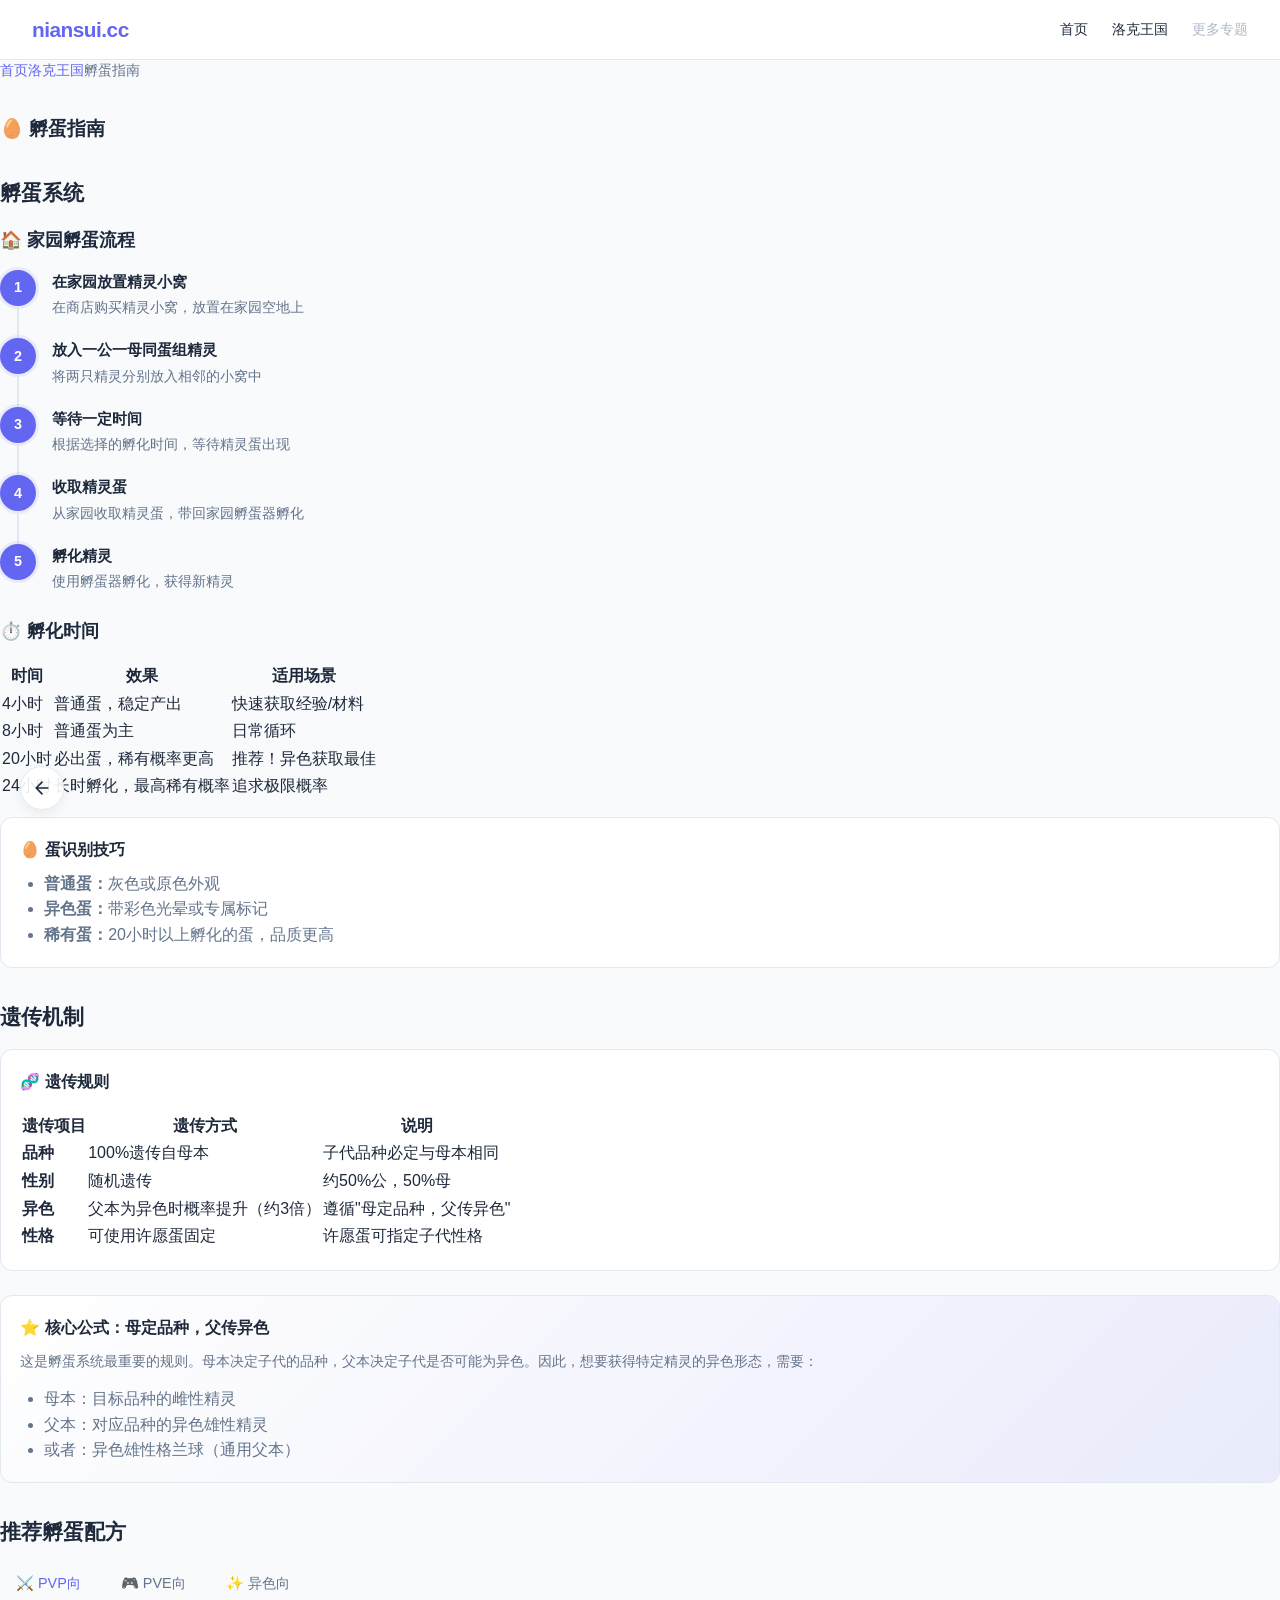
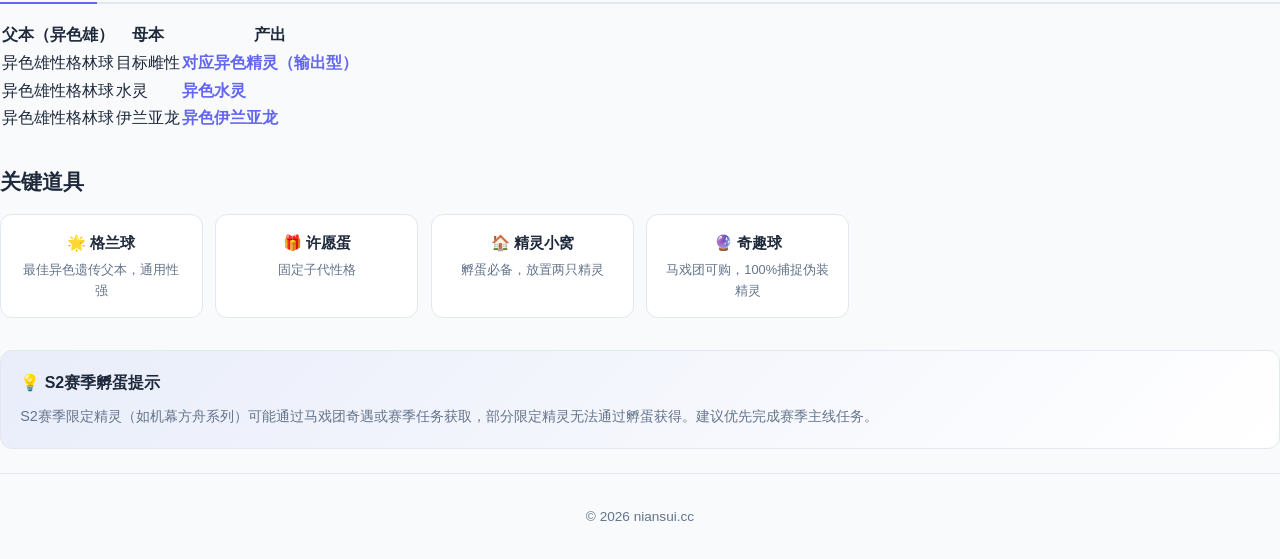
<file: roco/eggs.html>
<!DOCTYPE html><html lang="zh-CN"><head><meta charSet="utf-8"/><meta name="viewport" content="width=device-width, initial-scale=1.0"/><meta name="viewport" content="width=device-width, initial-scale=1"/><link rel="stylesheet" href="/_next/static/chunks/44s_sa0r8vdyf.css" data-precedence="next"/><link rel="preload" as="script" fetchPriority="low" href="/_next/static/chunks/1jq4o6yq14o4c.js"/><script src="/_next/static/chunks/2ckqm4grawju5.js" async=""></script><script src="/_next/static/chunks/2nykiepra7i1k.js" async=""></script><script src="/_next/static/chunks/turbopack-1l0ut4nocedlo.js" async=""></script><script src="/_next/static/chunks/158myu8e_yme3.js" async=""></script><script src="/_next/static/chunks/2t1dw6m0lrol_.js" async=""></script><meta name="theme-color" content="#6366f1"/><link rel="icon" href="data:image/svg+xml,&lt;svg xmlns=&#x27;http://www.w3.org/2000/svg&#x27; viewBox=&#x27;0 0 100 100&#x27;&gt;&lt;text y=&#x27;.9em&#x27; font-size=&#x27;90&#x27;&gt;🐾&lt;/text&gt;&lt;/svg&gt;"/><title>孵蛋指南 · 洛克王国：世界</title><meta name="description" content="孵蛋系统说明、体型机制、遗传机制、蛋尺寸重量对照表"/><script src="/_next/static/chunks/0cz1d0mv5g_q7.js" noModule=""></script></head><body><div hidden=""><!--$--><!--/$--></div><nav class="navbar"><a href="/" class="nav-brand">niansui.cc</a><div class="nav-links"><a href="/">首页</a><a href="/roco">洛克王国</a><span class="nav-disabled">更多专题</span></div><button class="mobile-menu-btn" id="mobile-menu-btn">☰</button></nav><div class="mobile-nav" id="mobile-nav"><a href="/">首页</a><a href="/roco">洛克王国</a><span class="nav-disabled-mobile">更多专题（敬请期待）</span></div><main class="main-content"><div><div class="breadcrumb"><a href="/">首页</a><span></span><a href="/roco">洛克王国</a><span></span><span>孵蛋指南</span></div><h1 class="section-title">🥚 孵蛋指南</h1><h2 class="section-title" style="font-size:1.3rem">孵蛋系统</h2><h2 class="section-title" style="font-size:1.1rem;margin-top:1rem">🏠 家园孵蛋流程</h2><div class="steps"><div class="step"><div class="step-num">1</div><div class="step-content"><h4>在家园放置精灵小窝</h4><p>在商店购买精灵小窝，放置在家园空地上</p></div></div><div class="step"><div class="step-num">2</div><div class="step-content"><h4>放入一公一母同蛋组精灵</h4><p>将两只精灵分别放入相邻的小窝中</p></div></div><div class="step"><div class="step-num">3</div><div class="step-content"><h4>等待一定时间</h4><p>根据选择的孵化时间，等待精灵蛋出现</p></div></div><div class="step"><div class="step-num">4</div><div class="step-content"><h4>收取精灵蛋</h4><p>从家园收取精灵蛋，带回家园孵蛋器孵化</p></div></div><div class="step"><div class="step-num">5</div><div class="step-content"><h4>孵化精灵</h4><p>使用孵蛋器孵化，获得新精灵</p></div></div></div><h2 class="section-title" style="font-size:1.1rem;margin-top:1.5rem">⏱️ 孵化时间</h2><table class="data-table"><thead><tr><th>时间</th><th>效果</th><th>适用场景</th></tr></thead><tbody><tr><td>4小时</td><td>普通蛋，稳定产出</td><td>快速获取经验/材料</td></tr><tr><td>8小时</td><td>普通蛋为主</td><td>日常循环</td></tr><tr><td>20小时</td><td>必出蛋，稀有概率更高</td><td>推荐！异色获取最佳</td></tr><tr><td>24小时</td><td>长时孵化，最高稀有概率</td><td>追求极限概率</td></tr></tbody></table><div class="info-card" style="margin-top:1rem"><h4>🥚 蛋识别技巧</h4><ul style="margin-top:0.5rem;padding-left:1.5rem;color:var(--text-secondary)"><li><strong>普通蛋：</strong>灰色或原色外观</li><li><strong>异色蛋：</strong>带彩色光晕或专属标记</li><li><strong>稀有蛋：</strong>20小时以上孵化的蛋，品质更高</li></ul></div><h2 class="section-title" style="font-size:1.3rem;margin-top:2rem">遗传机制</h2><div class="info-card"><h4>🧬 遗传规则</h4><table class="data-table" style="margin-top:1rem"><thead><tr><th>遗传项目</th><th>遗传方式</th><th>说明</th></tr></thead><tbody><tr><td><strong>品种</strong></td><td>100%遗传自母本</td><td>子代品种必定与母本相同</td></tr><tr><td><strong>性别</strong></td><td>随机遗传</td><td>约50%公，50%母</td></tr><tr><td><strong>异色</strong></td><td>父本为异色时概率提升（约3倍）</td><td>遵循&quot;母定品种，父传异色&quot;</td></tr><tr><td><strong>性格</strong></td><td>可使用许愿蛋固定</td><td>许愿蛋可指定子代性格</td></tr></tbody></table></div><div class="info-card" style="margin-top:1rem;background:linear-gradient(135deg, var(--bg-card), var(--color-primary-light))"><h4>⭐ 核心公式：母定品种，父传异色</h4><p>这是孵蛋系统最重要的规则。母本决定子代的品种，父本决定子代是否可能为异色。因此，想要获得特定精灵的异色形态，需要：</p><ul style="margin-top:0.8rem;padding-left:1.5rem;color:var(--text-secondary)"><li>母本：目标品种的雌性精灵</li><li>父本：对应品种的异色雄性精灵</li><li>或者：异色雄性格兰球（通用父本）</li></ul></div><h2 class="section-title" style="font-size:1.3rem;margin-top:2rem">推荐孵蛋配方</h2><div class="tab-group"><div class="tab-buttons"><button class="tab-btn active">⚔️<!-- --> <!-- -->PVP向</button><button class="tab-btn ">🎮<!-- --> <!-- -->PVE向</button><button class="tab-btn ">✨<!-- --> <!-- -->异色向</button></div><div class="tab-content active"><table class="data-table"><thead><tr><th>父本（异色雄）</th><th>母本</th><th>产出</th></tr></thead><tbody><tr><td>异色雄性格林球</td><td>目标雌性</td><td style="color:var(--color-primary);font-weight:600">对应异色精灵（输出型）</td></tr><tr><td>异色雄性格林球</td><td>水灵</td><td style="color:var(--color-primary);font-weight:600">异色水灵</td></tr><tr><td>异色雄性格林球</td><td>伊兰亚龙</td><td style="color:var(--color-primary);font-weight:600">异色伊兰亚龙</td></tr></tbody></table></div><div class="tab-content "><table class="data-table"><thead><tr><th>父本（异色雄）</th><th>母本</th><th>产出</th></tr></thead><tbody><tr><td>高性格公精灵</td><td>目标雌性</td><td style="color:var(--color-primary);font-weight:600">继承性格的目标精灵</td></tr><tr><td>异色雄性格林球</td><td>火神</td><td style="color:var(--color-primary);font-weight:600">异色火神</td></tr><tr><td>异色雄性格林球</td><td>魔力猫</td><td style="color:var(--color-primary);font-weight:600">异色魔力猫</td></tr></tbody></table></div><div class="tab-content "><table class="data-table"><thead><tr><th>父本（异色雄）</th><th>母本</th><th>产出</th></tr></thead><tbody><tr><td>异色雄性格林球</td><td>任意同蛋组雌性</td><td style="color:var(--color-primary);font-weight:600">对应异色精灵</td></tr><tr><td>双异色亲代</td><td>-</td><td style="color:var(--color-primary);font-weight:600">概率翻倍（最高6%）</td></tr></tbody></table></div></div><h2 class="section-title" style="font-size:1.3rem;margin-top:2rem">关键道具</h2><div class="card-grid"><div class="card"><h3>🌟 格兰球</h3><p>最佳异色遗传父本，通用性强</p></div><div class="card"><h3>🎁 许愿蛋</h3><p>固定子代性格</p></div><div class="card"><h3>🏠 精灵小窝</h3><p>孵蛋必备，放置两只精灵</p></div><div class="card"><h3>🔮 奇趣球</h3><p>马戏团可购，100%捕捉伪装精灵</p></div></div><div class="info-card" style="margin-top:2rem;background:linear-gradient(135deg, rgba(102, 126, 234, 0.1), var(--bg-card))"><h4>💡 S2赛季孵蛋提示</h4><p>S2赛季限定精灵（如机幕方舟系列）可能通过马戏团奇遇或赛季任务获取，部分限定精灵无法通过孵蛋获得。建议优先完成赛季主线任务。</p></div></div><!--$--><!--/$--></main><footer class="footer"><p>© 2026 niansui.cc</p></footer><div class="floating-back-btn" id="floating-back-btn"><button id="floating-back-btn-inner" aria-label="返回上一页"><svg width="20" height="20" viewBox="0 0 24 24" fill="none" stroke="currentColor" stroke-width="2" stroke-linecap="round" stroke-linejoin="round"><path d="M19 12H5M12 19l-7-7 7-7"></path></svg></button></div><button class="back-to-top" id="back-to-top" aria-label="返回顶部">↑</button><script>
          (function(){
            var mb=document.getElementById('mobile-menu-btn');
            var mn=document.getElementById('mobile-nav');
            if(mb&&mn){
              mb.addEventListener('click',function(){
                mn.classList.toggle('open');
                mb.textContent=mn.classList.contains('open')?'✕':'☰';
              });
            }
            var btn=document.getElementById('back-to-top');
            if(btn){
              window.addEventListener('scroll',function(){
                btn.classList.toggle('visible',window.scrollY>300);
              });
              btn.addEventListener('click',function(){
                window.scrollTo({top:0,behavior:'smooth'});
              });
            }
            var backBtn=document.getElementById('floating-back-btn');
            var backBtnInner=document.getElementById('floating-back-btn-inner');
            function checkBackButton(){
              var isSubPage=window.location.pathname!=='/' && !window.location.pathname.endsWith('/') && !window.location.pathname.endsWith('/index.html');
              if(backBtn){
                backBtn.style.display=isSubPage?'flex':'none';
              }
            }
            if(backBtnInner){
              backBtnInner.addEventListener('click',function(){
                window.history.back();
              });
            }
            checkBackButton();
            window.addEventListener('popstate',checkBackButton);
          })();
        </script><script src="/_next/static/chunks/1jq4o6yq14o4c.js" id="_R_" async=""></script><script>(self.__next_f=self.__next_f||[]).push([0])</script><script>self.__next_f.push([1,"1:\"$Sreact.fragment\"\n2:I[39756,[\"/_next/static/chunks/158myu8e_yme3.js\"],\"default\"]\n3:I[37457,[\"/_next/static/chunks/158myu8e_yme3.js\"],\"default\"]\na:I[68027,[\"/_next/static/chunks/158myu8e_yme3.js\"],\"default\",1]\n:HL[\"/_next/static/chunks/44s_sa0r8vdyf.css\",\"style\"]\n4:T5db,"])</script><script>self.__next_f.push([1,"\n          (function(){\n            var mb=document.getElementById('mobile-menu-btn');\n            var mn=document.getElementById('mobile-nav');\n            if(mb\u0026\u0026mn){\n              mb.addEventListener('click',function(){\n                mn.classList.toggle('open');\n                mb.textContent=mn.classList.contains('open')?'✕':'☰';\n              });\n            }\n            var btn=document.getElementById('back-to-top');\n            if(btn){\n              window.addEventListener('scroll',function(){\n                btn.classList.toggle('visible',window.scrollY\u003e300);\n              });\n              btn.addEventListener('click',function(){\n                window.scrollTo({top:0,behavior:'smooth'});\n              });\n            }\n            var backBtn=document.getElementById('floating-back-btn');\n            var backBtnInner=document.getElementById('floating-back-btn-inner');\n            function checkBackButton(){\n              var isSubPage=window.location.pathname!=='/' \u0026\u0026 !window.location.pathname.endsWith('/') \u0026\u0026 !window.location.pathname.endsWith('/index.html');\n              if(backBtn){\n                backBtn.style.display=isSubPage?'flex':'none';\n              }\n            }\n            if(backBtnInner){\n              backBtnInner.addEventListener('click',function(){\n                window.history.back();\n              });\n            }\n            checkBackButton();\n            window.addEventListener('popstate',checkBackButton);\n          })();\n        "])</script><script>self.__next_f.push([1,"0:{\"P\":null,\"c\":[\"\",\"roco\",\"eggs\"],\"q\":\"\",\"i\":false,\"f\":[[[\"\",{\"children\":[\"roco\",{\"children\":[\"eggs\",{\"children\":[\"__PAGE__\",{}]}]}]},\"$undefined\",\"$undefined\",16],[[\"$\",\"$1\",\"c\",{\"children\":[[[\"$\",\"link\",\"0\",{\"rel\":\"stylesheet\",\"href\":\"/_next/static/chunks/44s_sa0r8vdyf.css\",\"precedence\":\"next\",\"crossOrigin\":\"$undefined\",\"nonce\":\"$undefined\"}],[\"$\",\"script\",\"script-0\",{\"src\":\"/_next/static/chunks/158myu8e_yme3.js\",\"async\":true,\"nonce\":\"$undefined\"}]],[\"$\",\"html\",null,{\"lang\":\"zh-CN\",\"children\":[[\"$\",\"head\",null,{\"children\":[[\"$\",\"meta\",null,{\"name\":\"viewport\",\"content\":\"width=device-width, initial-scale=1.0\"}],[\"$\",\"meta\",null,{\"name\":\"theme-color\",\"content\":\"#6366f1\"}],[\"$\",\"link\",null,{\"rel\":\"icon\",\"href\":\"data:image/svg+xml,\u003csvg xmlns='http://www.w3.org/2000/svg' viewBox='0 0 100 100'\u003e\u003ctext y='.9em' font-size='90'\u003e🐾\u003c/text\u003e\u003c/svg\u003e\"}]]}],[\"$\",\"body\",null,{\"children\":[[\"$\",\"nav\",null,{\"className\":\"navbar\",\"children\":[[\"$\",\"a\",null,{\"href\":\"/\",\"className\":\"nav-brand\",\"children\":\"niansui.cc\"}],[\"$\",\"div\",null,{\"className\":\"nav-links\",\"children\":[[\"$\",\"a\",null,{\"href\":\"/\",\"children\":\"首页\"}],[\"$\",\"a\",null,{\"href\":\"/roco\",\"children\":\"洛克王国\"}],[\"$\",\"span\",null,{\"className\":\"nav-disabled\",\"children\":\"更多专题\"}]]}],[\"$\",\"button\",null,{\"className\":\"mobile-menu-btn\",\"id\":\"mobile-menu-btn\",\"children\":\"☰\"}]]}],[\"$\",\"div\",null,{\"className\":\"mobile-nav\",\"id\":\"mobile-nav\",\"children\":[[\"$\",\"a\",null,{\"href\":\"/\",\"children\":\"首页\"}],[\"$\",\"a\",null,{\"href\":\"/roco\",\"children\":\"洛克王国\"}],[\"$\",\"span\",null,{\"className\":\"nav-disabled-mobile\",\"children\":\"更多专题（敬请期待）\"}]]}],[\"$\",\"main\",null,{\"className\":\"main-content\",\"children\":[\"$\",\"$L2\",null,{\"parallelRouterKey\":\"children\",\"error\":\"$undefined\",\"errorStyles\":\"$undefined\",\"errorScripts\":\"$undefined\",\"template\":[\"$\",\"$L3\",null,{}],\"templateStyles\":\"$undefined\",\"templateScripts\":\"$undefined\",\"notFound\":[[[\"$\",\"title\",null,{\"children\":\"404: This page could not be found.\"}],[\"$\",\"div\",null,{\"style\":{\"fontFamily\":\"system-ui,\\\"Segoe UI\\\",Roboto,Helvetica,Arial,sans-serif,\\\"Apple Color Emoji\\\",\\\"Segoe UI Emoji\\\"\",\"height\":\"100vh\",\"textAlign\":\"center\",\"display\":\"flex\",\"flexDirection\":\"column\",\"alignItems\":\"center\",\"justifyContent\":\"center\"},\"children\":[\"$\",\"div\",null,{\"children\":[[\"$\",\"style\",null,{\"dangerouslySetInnerHTML\":{\"__html\":\"body{color:#000;background:#fff;margin:0}.next-error-h1{border-right:1px solid rgba(0,0,0,.3)}@media (prefers-color-scheme:dark){body{color:#fff;background:#000}.next-error-h1{border-right:1px solid rgba(255,255,255,.3)}}\"}}],[\"$\",\"h1\",null,{\"className\":\"next-error-h1\",\"style\":{\"display\":\"inline-block\",\"margin\":\"0 20px 0 0\",\"padding\":\"0 23px 0 0\",\"fontSize\":24,\"fontWeight\":500,\"verticalAlign\":\"top\",\"lineHeight\":\"49px\"},\"children\":404}],[\"$\",\"div\",null,{\"style\":{\"display\":\"inline-block\"},\"children\":[\"$\",\"h2\",null,{\"style\":{\"fontSize\":14,\"fontWeight\":400,\"lineHeight\":\"49px\",\"margin\":0},\"children\":\"This page could not be found.\"}]}]]}]}]],[]],\"forbidden\":\"$undefined\",\"unauthorized\":\"$undefined\"}]}],[\"$\",\"footer\",null,{\"className\":\"footer\",\"children\":[\"$\",\"p\",null,{\"children\":\"© 2026 niansui.cc\"}]}],[\"$\",\"div\",null,{\"className\":\"floating-back-btn\",\"id\":\"floating-back-btn\",\"children\":[\"$\",\"button\",null,{\"id\":\"floating-back-btn-inner\",\"aria-label\":\"返回上一页\",\"children\":[\"$\",\"svg\",null,{\"width\":\"20\",\"height\":\"20\",\"viewBox\":\"0 0 24 24\",\"fill\":\"none\",\"stroke\":\"currentColor\",\"strokeWidth\":\"2\",\"strokeLinecap\":\"round\",\"strokeLinejoin\":\"round\",\"children\":[\"$\",\"path\",null,{\"d\":\"M19 12H5M12 19l-7-7 7-7\"}]}]}]}],[\"$\",\"button\",null,{\"className\":\"back-to-top\",\"id\":\"back-to-top\",\"aria-label\":\"返回顶部\",\"children\":\"↑\"}],[\"$\",\"script\",null,{\"dangerouslySetInnerHTML\":{\"__html\":\"$4\"}}]]}]]}]]}],{\"children\":[\"$L5\",{\"children\":[\"$L6\",{\"children\":[\"$L7\",{},null,false,null]},null,false,\"$@8\"]},null,false,\"$@8\"]},null,false,null],\"$L9\",false]],\"m\":\"$undefined\",\"G\":[\"$a\",[\"$Lb\"]],\"S\":true,\"h\":null,\"s\":\"$undefined\",\"l\":\"$undefined\",\"p\":\"$undefined\",\"d\":\"$undefined\",\"b\":\"J3s9py5JvZojjhT8x7fWj\"}\n"])</script><script>self.__next_f.push([1,"c:I[77005,[\"/_next/static/chunks/158myu8e_yme3.js\",\"/_next/static/chunks/2t1dw6m0lrol_.js\"],\"default\"]\nd:I[97367,[\"/_next/static/chunks/158myu8e_yme3.js\"],\"OutletBoundary\"]\ne:\"$Sreact.suspense\"\n11:I[97367,[\"/_next/static/chunks/158myu8e_yme3.js\"],\"ViewportBoundary\"]\n13:I[97367,[\"/_next/static/chunks/158myu8e_yme3.js\"],\"MetadataBoundary\"]\n5:[\"$\",\"$1\",\"c\",{\"children\":[null,[\"$\",\"$L2\",null,{\"parallelRouterKey\":\"children\",\"error\":\"$undefined\",\"errorStyles\":\"$undefined\",\"errorScripts\":\"$undefined\",\"template\":[\"$\",\"$L3\",null,{}],\"templateStyles\":\"$undefined\",\"templateScripts\":\"$undefined\",\"notFound\":\"$undefined\",\"forbidden\":\"$undefined\",\"unauthorized\":\"$undefined\"}]]}]\n6:[\"$\",\"$1\",\"c\",{\"children\":[null,[\"$\",\"$L2\",null,{\"parallelRouterKey\":\"children\",\"error\":\"$undefined\",\"errorStyles\":\"$undefined\",\"errorScripts\":\"$undefined\",\"template\":[\"$\",\"$L3\",null,{}],\"templateStyles\":\"$undefined\",\"templateScripts\":\"$undefined\",\"notFound\":\"$undefined\",\"forbidden\":\"$undefined\",\"unauthorized\":\"$undefined\"}]]}]\n7:[\"$\",\"$1\",\"c\",{\"children\":[[\"$\",\"$Lc\",null,{}],[[\"$\",\"script\",\"script-0\",{\"src\":\"/_next/static/chunks/2t1dw6m0lrol_.js\",\"async\":true,\"nonce\":\"$undefined\"}]],[\"$\",\"$Ld\",null,{\"children\":[\"$\",\"$e\",null,{\"name\":\"Next.MetadataOutlet\",\"children\":\"$@f\"}]}]]}]\n10:[]\n8:\"$W10\"\n9:[\"$\",\"$1\",\"h\",{\"children\":[null,[\"$\",\"$L11\",null,{\"children\":\"$L12\"}],[\"$\",\"div\",null,{\"hidden\":true,\"children\":[\"$\",\"$L13\",null,{\"children\":[\"$\",\"$e\",null,{\"name\":\"Next.Metadata\",\"children\":\"$L14\"}]}]}],null]}]\nb:[\"$\",\"link\",\"0\",{\"rel\":\"stylesheet\",\"href\":\"/_next/static/chunks/44s_sa0r8vdyf.css\",\"precedence\":\"next\",\"crossOrigin\":\"$undefined\",\"nonce\":\"$undefined\"}]\n"])</script><script>self.__next_f.push([1,"12:[[\"$\",\"meta\",\"0\",{\"charSet\":\"utf-8\"}],[\"$\",\"meta\",\"1\",{\"name\":\"viewport\",\"content\":\"width=device-width, initial-scale=1\"}]]\n"])</script><script>self.__next_f.push([1,"f:null\n14:[[\"$\",\"title\",\"0\",{\"children\":\"孵蛋指南 · 洛克王国：世界\"}],[\"$\",\"meta\",\"1\",{\"name\":\"description\",\"content\":\"孵蛋系统说明、体型机制、遗传机制、蛋尺寸重量对照表\"}]]\n"])</script></body></html>
</file>
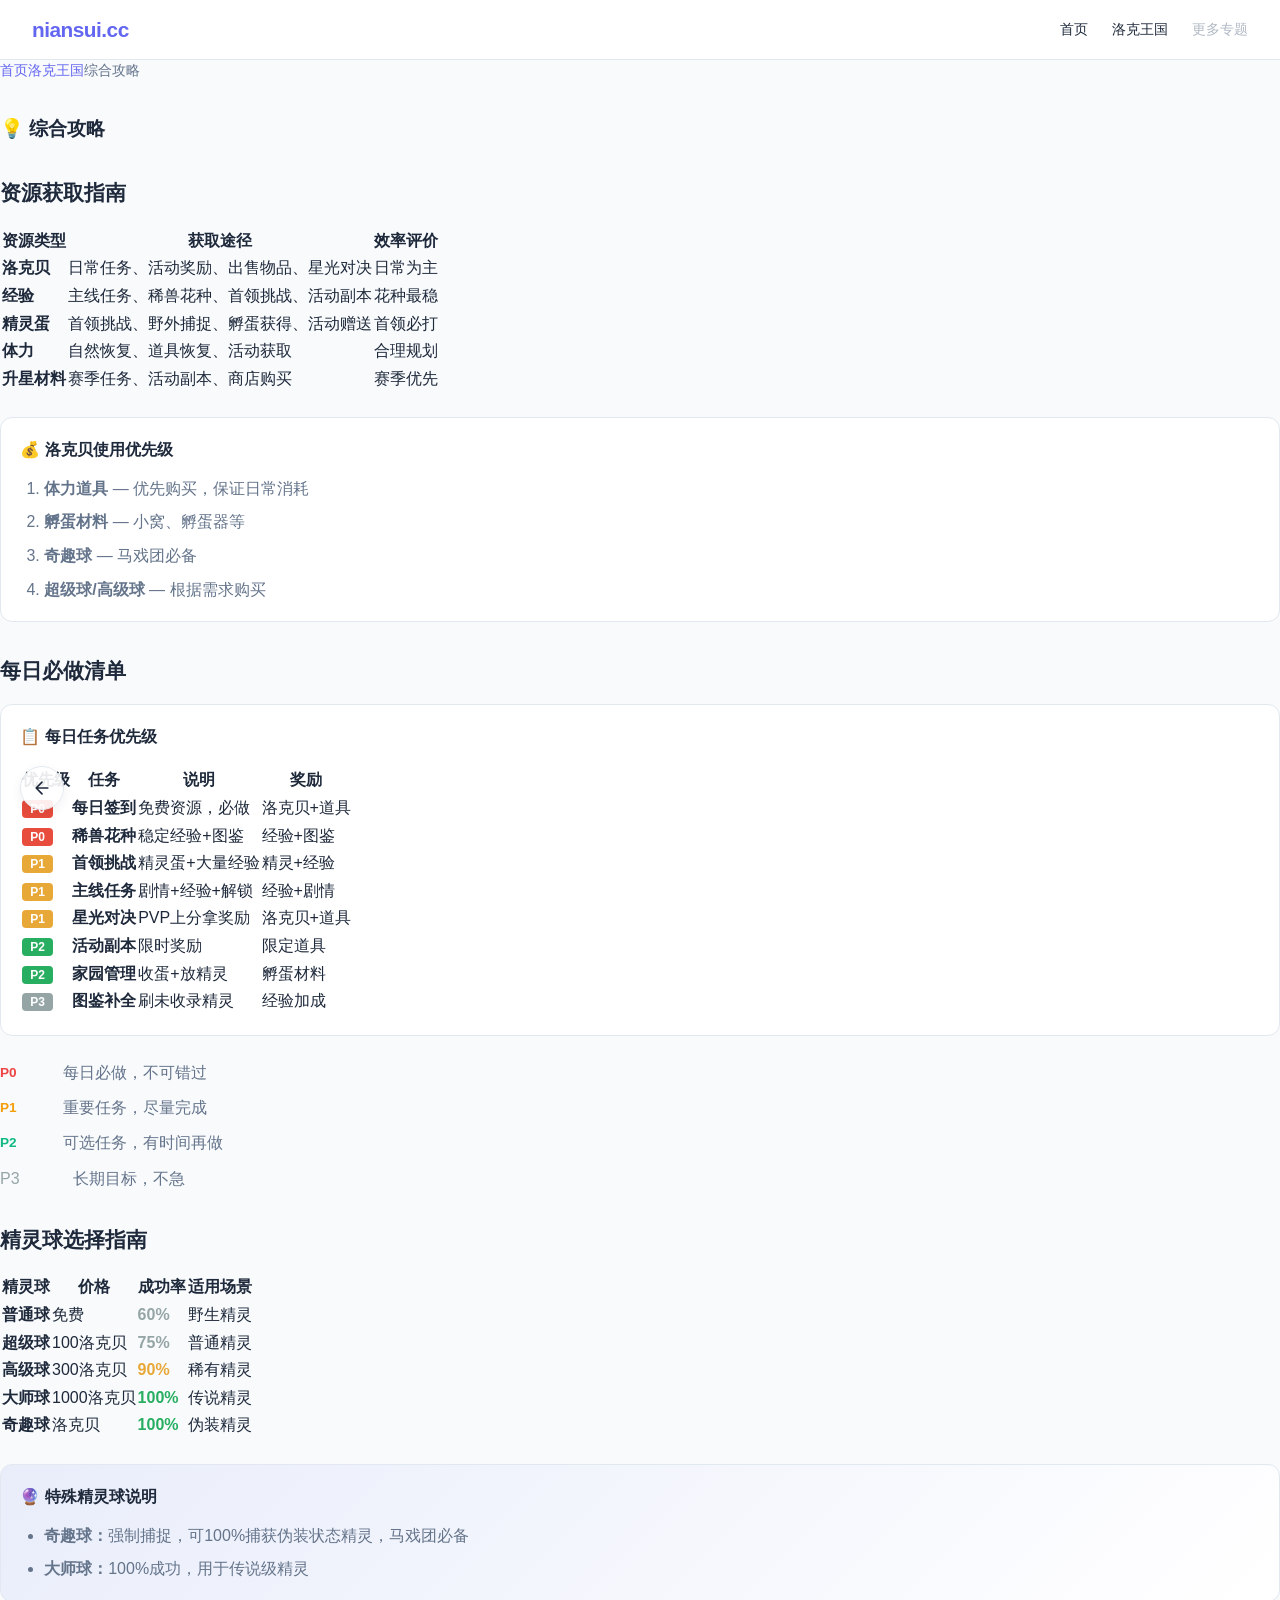
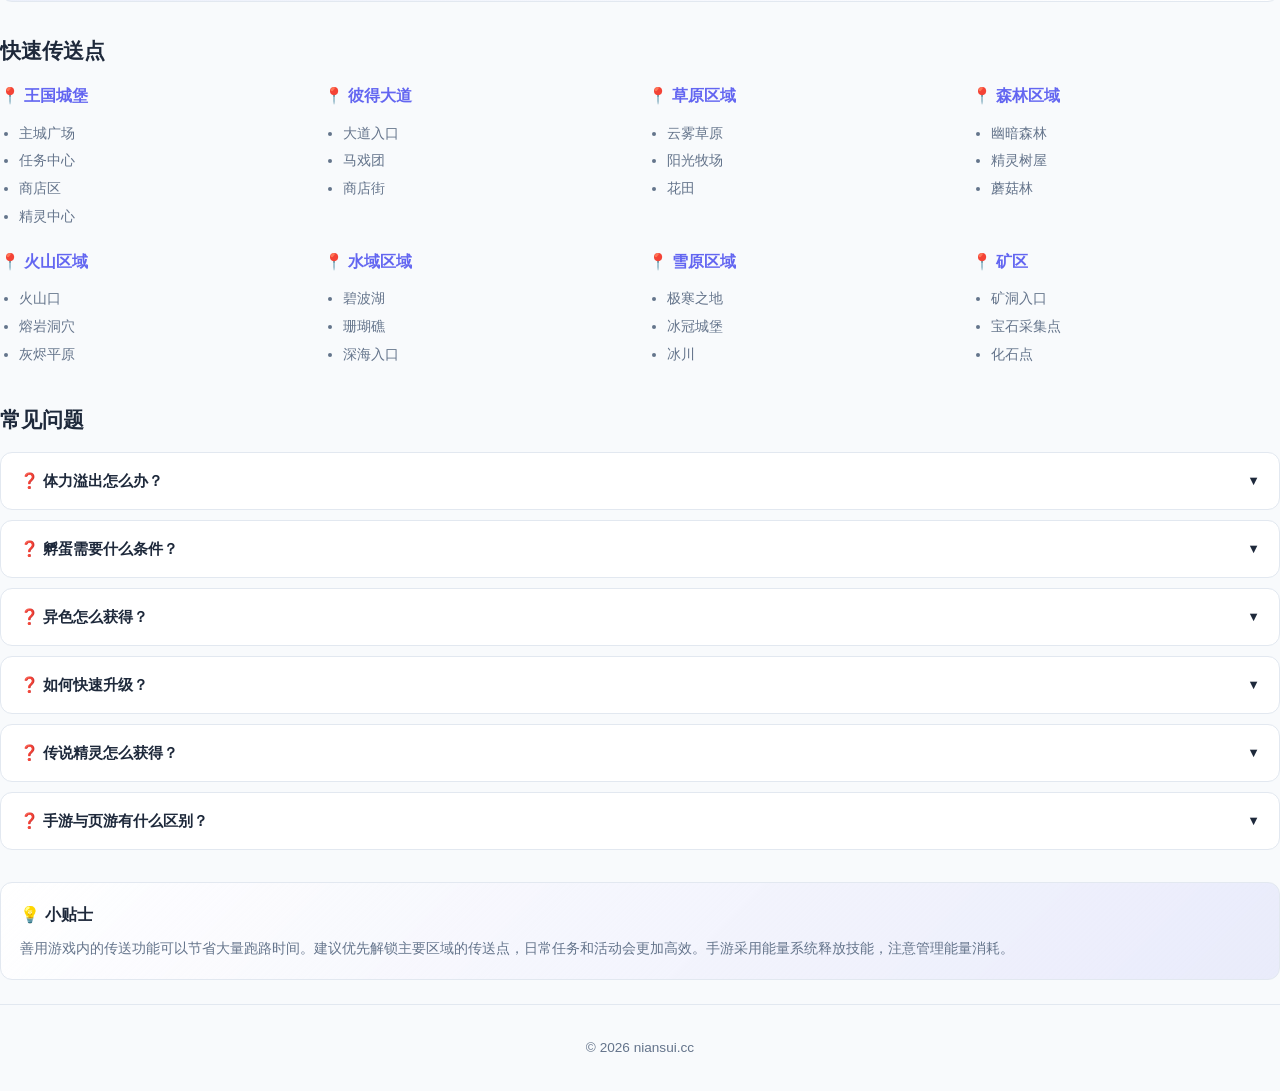
<file: roco/guide.html>
<!DOCTYPE html><html lang="zh-CN"><head><meta charSet="utf-8"/><meta name="viewport" content="width=device-width, initial-scale=1.0"/><meta name="viewport" content="width=device-width, initial-scale=1"/><link rel="stylesheet" href="/_next/static/chunks/44s_sa0r8vdyf.css" data-precedence="next"/><link rel="preload" as="script" fetchPriority="low" href="/_next/static/chunks/1jq4o6yq14o4c.js"/><script src="/_next/static/chunks/2ckqm4grawju5.js" async=""></script><script src="/_next/static/chunks/2nykiepra7i1k.js" async=""></script><script src="/_next/static/chunks/turbopack-1l0ut4nocedlo.js" async=""></script><script src="/_next/static/chunks/158myu8e_yme3.js" async=""></script><script src="/_next/static/chunks/3yczb_kx28thy.js" async=""></script><meta name="theme-color" content="#6366f1"/><link rel="icon" href="data:image/svg+xml,&lt;svg xmlns=&#x27;http://www.w3.org/2000/svg&#x27; viewBox=&#x27;0 0 100 100&#x27;&gt;&lt;text y=&#x27;.9em&#x27; font-size=&#x27;90&#x27;&gt;🐾&lt;/text&gt;&lt;/svg&gt;"/><title>综合攻略 · 洛克王国：世界</title><meta name="description" content="资源获取指南、每日必做清单、精灵球选择、快速传送点"/><script src="/_next/static/chunks/0cz1d0mv5g_q7.js" noModule=""></script></head><body><div hidden=""><!--$--><!--/$--></div><nav class="navbar"><a href="/" class="nav-brand">niansui.cc</a><div class="nav-links"><a href="/">首页</a><a href="/roco">洛克王国</a><span class="nav-disabled">更多专题</span></div><button class="mobile-menu-btn" id="mobile-menu-btn">☰</button></nav><div class="mobile-nav" id="mobile-nav"><a href="/">首页</a><a href="/roco">洛克王国</a><span class="nav-disabled-mobile">更多专题（敬请期待）</span></div><main class="main-content"><div><div class="breadcrumb"><a href="/">首页</a><span></span><a href="/roco">洛克王国</a><span></span><span>综合攻略</span></div><h1 class="section-title">💡 综合攻略</h1><h2 class="section-title" style="font-size:1.3rem">资源获取指南</h2><table class="data-table"><thead><tr><th>资源类型</th><th>获取途径</th><th>效率评价</th></tr></thead><tbody><tr><td style="font-weight:600">洛克贝</td><td>日常任务、活动奖励、出售物品、星光对决</td><td>日常为主</td></tr><tr><td style="font-weight:600">经验</td><td>主线任务、稀兽花种、首领挑战、活动副本</td><td>花种最稳</td></tr><tr><td style="font-weight:600">精灵蛋</td><td>首领挑战、野外捕捉、孵蛋获得、活动赠送</td><td>首领必打</td></tr><tr><td style="font-weight:600">体力</td><td>自然恢复、道具恢复、活动获取</td><td>合理规划</td></tr><tr><td style="font-weight:600">升星材料</td><td>赛季任务、活动副本、商店购买</td><td>赛季优先</td></tr></tbody></table><div class="info-card" style="margin-top:1.5rem"><h4>💰 洛克贝使用优先级</h4><ol style="margin-top:0.8rem;padding-left:1.5rem;color:var(--text-secondary)"><li style="margin-bottom:0.5rem"><strong>体力道具</strong> — 优先购买，保证日常消耗</li><li style="margin-bottom:0.5rem"><strong>孵蛋材料</strong> — 小窝、孵蛋器等</li><li style="margin-bottom:0.5rem"><strong>奇趣球</strong> — 马戏团必备</li><li><strong>超级球/高级球</strong> — 根据需求购买</li></ol></div><h2 class="section-title" style="font-size:1.3rem;margin-top:2rem">每日必做清单</h2><div class="info-card"><h4>📋 每日任务优先级</h4><table class="data-table" style="margin-top:1rem"><thead><tr><th>优先级</th><th>任务</th><th>说明</th><th>奖励</th></tr></thead><tbody><tr><td><span style="background:#e74c3c;color:#fff;padding:2px 8px;border-radius:4px;font-size:0.75rem;font-weight:600">P0</span></td><td style="font-weight:600">每日签到</td><td>免费资源，必做</td><td>洛克贝+道具</td></tr><tr><td><span style="background:#e74c3c;color:#fff;padding:2px 8px;border-radius:4px;font-size:0.75rem;font-weight:600">P0</span></td><td style="font-weight:600">稀兽花种</td><td>稳定经验+图鉴</td><td>经验+图鉴</td></tr><tr><td><span style="background:#e8a838;color:#fff;padding:2px 8px;border-radius:4px;font-size:0.75rem;font-weight:600">P1</span></td><td style="font-weight:600">首领挑战</td><td>精灵蛋+大量经验</td><td>精灵+经验</td></tr><tr><td><span style="background:#e8a838;color:#fff;padding:2px 8px;border-radius:4px;font-size:0.75rem;font-weight:600">P1</span></td><td style="font-weight:600">主线任务</td><td>剧情+经验+解锁</td><td>经验+剧情</td></tr><tr><td><span style="background:#e8a838;color:#fff;padding:2px 8px;border-radius:4px;font-size:0.75rem;font-weight:600">P1</span></td><td style="font-weight:600">星光对决</td><td>PVP上分拿奖励</td><td>洛克贝+道具</td></tr><tr><td><span style="background:#27ae60;color:#fff;padding:2px 8px;border-radius:4px;font-size:0.75rem;font-weight:600">P2</span></td><td style="font-weight:600">活动副本</td><td>限时奖励</td><td>限定道具</td></tr><tr><td><span style="background:#27ae60;color:#fff;padding:2px 8px;border-radius:4px;font-size:0.75rem;font-weight:600">P2</span></td><td style="font-weight:600">家园管理</td><td>收蛋+放精灵</td><td>孵蛋材料</td></tr><tr><td><span style="background:#95a5a6;color:#fff;padding:2px 8px;border-radius:4px;font-size:0.75rem;font-weight:600">P3</span></td><td style="font-weight:600">图鉴补全</td><td>刷未收录精灵</td><td>经验加成</td></tr></tbody></table></div><div class="priority-bar" style="margin-top:1.5rem"><div class="priority-item"><span class="priority-label high">P0</span><span style="flex:1;color:var(--text-secondary)">每日必做，不可错过</span></div><div class="priority-item"><span class="priority-label medium">P1</span><span style="flex:1;color:var(--text-secondary)">重要任务，尽量完成</span></div><div class="priority-item"><span class="priority-label low">P2</span><span style="flex:1;color:var(--text-secondary)">可选任务，有时间再做</span></div><div class="priority-item"><span style="min-width:60px;color:#95a5a6">P3</span><span style="flex:1;color:var(--text-secondary)">长期目标，不急</span></div></div><h2 class="section-title" style="font-size:1.3rem;margin-top:2rem">精灵球选择指南</h2><table class="data-table"><thead><tr><th>精灵球</th><th>价格</th><th>成功率</th><th>适用场景</th></tr></thead><tbody><tr><td style="font-weight:600">普通球</td><td>免费</td><td><span style="color:#95a5a6;font-weight:600">60%</span></td><td>野生精灵</td></tr><tr><td style="font-weight:600">超级球</td><td>100洛克贝</td><td><span style="color:#95a5a6;font-weight:600">75%</span></td><td>普通精灵</td></tr><tr><td style="font-weight:600">高级球</td><td>300洛克贝</td><td><span style="color:#e8a838;font-weight:600">90%</span></td><td>稀有精灵</td></tr><tr><td style="font-weight:600">大师球</td><td>1000洛克贝</td><td><span style="color:#27ae60;font-weight:600">100%</span></td><td>传说精灵</td></tr><tr><td style="font-weight:600">奇趣球</td><td>洛克贝</td><td><span style="color:#27ae60;font-weight:600">100%</span></td><td>伪装精灵</td></tr></tbody></table><div class="info-card" style="margin-top:1.5rem;background:linear-gradient(135deg, rgba(102, 126, 234, 0.1), var(--bg-card))"><h4>🔮 特殊精灵球说明</h4><ul style="margin-top:0.8rem;padding-left:1.5rem;color:var(--text-secondary)"><li style="margin-bottom:0.5rem"><strong>奇趣球：</strong>强制捕捉，可100%捕获伪装状态精灵，马戏团必备</li><li><strong>大师球：</strong>100%成功，用于传说级精灵</li></ul></div><h2 class="section-title" style="font-size:1.3rem;margin-top:2rem">快速传送点</h2><div style="display:grid;grid-template-columns:repeat(auto-fill, minmax(280px, 1fr));gap:1rem"><div class="card"><h3 style="font-size:1rem;margin-bottom:0.8rem;color:var(--color-primary)">📍 <!-- -->王国城堡</h3><ul style="padding-left:1.2rem;font-size:0.9rem;color:var(--text-secondary)"><li style="margin-bottom:0.3rem">主城广场</li><li style="margin-bottom:0.3rem">任务中心</li><li style="margin-bottom:0.3rem">商店区</li><li style="margin-bottom:0.3rem">精灵中心</li></ul></div><div class="card"><h3 style="font-size:1rem;margin-bottom:0.8rem;color:var(--color-primary)">📍 <!-- -->彼得大道</h3><ul style="padding-left:1.2rem;font-size:0.9rem;color:var(--text-secondary)"><li style="margin-bottom:0.3rem">大道入口</li><li style="margin-bottom:0.3rem">马戏团</li><li style="margin-bottom:0.3rem">商店街</li></ul></div><div class="card"><h3 style="font-size:1rem;margin-bottom:0.8rem;color:var(--color-primary)">📍 <!-- -->草原区域</h3><ul style="padding-left:1.2rem;font-size:0.9rem;color:var(--text-secondary)"><li style="margin-bottom:0.3rem">云雾草原</li><li style="margin-bottom:0.3rem">阳光牧场</li><li style="margin-bottom:0.3rem">花田</li></ul></div><div class="card"><h3 style="font-size:1rem;margin-bottom:0.8rem;color:var(--color-primary)">📍 <!-- -->森林区域</h3><ul style="padding-left:1.2rem;font-size:0.9rem;color:var(--text-secondary)"><li style="margin-bottom:0.3rem">幽暗森林</li><li style="margin-bottom:0.3rem">精灵树屋</li><li style="margin-bottom:0.3rem">蘑菇林</li></ul></div><div class="card"><h3 style="font-size:1rem;margin-bottom:0.8rem;color:var(--color-primary)">📍 <!-- -->火山区域</h3><ul style="padding-left:1.2rem;font-size:0.9rem;color:var(--text-secondary)"><li style="margin-bottom:0.3rem">火山口</li><li style="margin-bottom:0.3rem">熔岩洞穴</li><li style="margin-bottom:0.3rem">灰烬平原</li></ul></div><div class="card"><h3 style="font-size:1rem;margin-bottom:0.8rem;color:var(--color-primary)">📍 <!-- -->水域区域</h3><ul style="padding-left:1.2rem;font-size:0.9rem;color:var(--text-secondary)"><li style="margin-bottom:0.3rem">碧波湖</li><li style="margin-bottom:0.3rem">珊瑚礁</li><li style="margin-bottom:0.3rem">深海入口</li></ul></div><div class="card"><h3 style="font-size:1rem;margin-bottom:0.8rem;color:var(--color-primary)">📍 <!-- -->雪原区域</h3><ul style="padding-left:1.2rem;font-size:0.9rem;color:var(--text-secondary)"><li style="margin-bottom:0.3rem">极寒之地</li><li style="margin-bottom:0.3rem">冰冠城堡</li><li style="margin-bottom:0.3rem">冰川</li></ul></div><div class="card"><h3 style="font-size:1rem;margin-bottom:0.8rem;color:var(--color-primary)">📍 <!-- -->矿区</h3><ul style="padding-left:1.2rem;font-size:0.9rem;color:var(--text-secondary)"><li style="margin-bottom:0.3rem">矿洞入口</li><li style="margin-bottom:0.3rem">宝石采集点</li><li style="margin-bottom:0.3rem">化石点</li></ul></div></div><h2 class="section-title" style="font-size:1.3rem;margin-top:2rem">常见问题</h2><div class="accordion"><div class="accordion-header"><span>❓ <!-- -->体力溢出怎么办？</span><span class="accordion-icon ">▼</span></div><div class="accordion-content "><p>体力上限约240点，建议每天至少登录2-3次消耗体力，避免浪费。自然恢复6分钟1点。</p></div></div><div class="accordion"><div class="accordion-header"><span>❓ <!-- -->孵蛋需要什么条件？</span><span class="accordion-icon ">▼</span></div><div class="accordion-content "><p>需要两只同蛋组、一公一母的精灵，放入相邻的小窝中等待出蛋。</p></div></div><div class="accordion"><div class="accordion-header"><span>❓ <!-- -->异色怎么获得？</span><span class="accordion-icon ">▼</span></div><div class="accordion-content "><p>野外刷新概率极低（1/500-1/1000），推荐使用孵蛋法：异色雄性格兰球+目标雌性。</p></div></div><div class="accordion"><div class="accordion-header"><span>❓ <!-- -->如何快速升级？</span><span class="accordion-icon ">▼</span></div><div class="accordion-content "><p>稀兽花种是稳定经验来源，优先完成每日任务和主线，适当参与首领挑战。</p></div></div><div class="accordion"><div class="accordion-header"><span>❓ <!-- -->传说精灵怎么获得？</span><span class="accordion-icon ">▼</span></div><div class="accordion-content "><p>S2赛季传说精灵机幕方舟可通过赛季主线和升星挑战免费获取。</p></div></div><div class="accordion"><div class="accordion-header"><span>❓ <!-- -->手游与页游有什么区别？</span><span class="accordion-icon ">▼</span></div><div class="accordion-content "><p>手游《洛克王国：世界》采用能量系统（技能消耗能量），而非页游的PP值系统。属性克制和技能效果也有所不同。</p></div></div><div class="info-card" style="margin-top:2rem;background:linear-gradient(135deg, var(--bg-card), var(--color-primary-light))"><h4>💡 小贴士</h4><p>善用游戏内的传送功能可以节省大量跑路时间。建议优先解锁主要区域的传送点，日常任务和活动会更加高效。手游采用能量系统释放技能，注意管理能量消耗。</p></div></div><!--$--><!--/$--></main><footer class="footer"><p>© 2026 niansui.cc</p></footer><div class="floating-back-btn" id="floating-back-btn"><button id="floating-back-btn-inner" aria-label="返回上一页"><svg width="20" height="20" viewBox="0 0 24 24" fill="none" stroke="currentColor" stroke-width="2" stroke-linecap="round" stroke-linejoin="round"><path d="M19 12H5M12 19l-7-7 7-7"></path></svg></button></div><button class="back-to-top" id="back-to-top" aria-label="返回顶部">↑</button><script>
          (function(){
            var mb=document.getElementById('mobile-menu-btn');
            var mn=document.getElementById('mobile-nav');
            if(mb&&mn){
              mb.addEventListener('click',function(){
                mn.classList.toggle('open');
                mb.textContent=mn.classList.contains('open')?'✕':'☰';
              });
            }
            var btn=document.getElementById('back-to-top');
            if(btn){
              window.addEventListener('scroll',function(){
                btn.classList.toggle('visible',window.scrollY>300);
              });
              btn.addEventListener('click',function(){
                window.scrollTo({top:0,behavior:'smooth'});
              });
            }
            var backBtn=document.getElementById('floating-back-btn');
            var backBtnInner=document.getElementById('floating-back-btn-inner');
            function checkBackButton(){
              var isSubPage=window.location.pathname!=='/' && !window.location.pathname.endsWith('/') && !window.location.pathname.endsWith('/index.html');
              if(backBtn){
                backBtn.style.display=isSubPage?'flex':'none';
              }
            }
            if(backBtnInner){
              backBtnInner.addEventListener('click',function(){
                window.history.back();
              });
            }
            checkBackButton();
            window.addEventListener('popstate',checkBackButton);
          })();
        </script><script src="/_next/static/chunks/1jq4o6yq14o4c.js" id="_R_" async=""></script><script>(self.__next_f=self.__next_f||[]).push([0])</script><script>self.__next_f.push([1,"1:\"$Sreact.fragment\"\n2:I[39756,[\"/_next/static/chunks/158myu8e_yme3.js\"],\"default\"]\n3:I[37457,[\"/_next/static/chunks/158myu8e_yme3.js\"],\"default\"]\na:I[68027,[\"/_next/static/chunks/158myu8e_yme3.js\"],\"default\",1]\n:HL[\"/_next/static/chunks/44s_sa0r8vdyf.css\",\"style\"]\n4:T5db,"])</script><script>self.__next_f.push([1,"\n          (function(){\n            var mb=document.getElementById('mobile-menu-btn');\n            var mn=document.getElementById('mobile-nav');\n            if(mb\u0026\u0026mn){\n              mb.addEventListener('click',function(){\n                mn.classList.toggle('open');\n                mb.textContent=mn.classList.contains('open')?'✕':'☰';\n              });\n            }\n            var btn=document.getElementById('back-to-top');\n            if(btn){\n              window.addEventListener('scroll',function(){\n                btn.classList.toggle('visible',window.scrollY\u003e300);\n              });\n              btn.addEventListener('click',function(){\n                window.scrollTo({top:0,behavior:'smooth'});\n              });\n            }\n            var backBtn=document.getElementById('floating-back-btn');\n            var backBtnInner=document.getElementById('floating-back-btn-inner');\n            function checkBackButton(){\n              var isSubPage=window.location.pathname!=='/' \u0026\u0026 !window.location.pathname.endsWith('/') \u0026\u0026 !window.location.pathname.endsWith('/index.html');\n              if(backBtn){\n                backBtn.style.display=isSubPage?'flex':'none';\n              }\n            }\n            if(backBtnInner){\n              backBtnInner.addEventListener('click',function(){\n                window.history.back();\n              });\n            }\n            checkBackButton();\n            window.addEventListener('popstate',checkBackButton);\n          })();\n        "])</script><script>self.__next_f.push([1,"0:{\"P\":null,\"c\":[\"\",\"roco\",\"guide\"],\"q\":\"\",\"i\":false,\"f\":[[[\"\",{\"children\":[\"roco\",{\"children\":[\"guide\",{\"children\":[\"__PAGE__\",{}]}]}]},\"$undefined\",\"$undefined\",16],[[\"$\",\"$1\",\"c\",{\"children\":[[[\"$\",\"link\",\"0\",{\"rel\":\"stylesheet\",\"href\":\"/_next/static/chunks/44s_sa0r8vdyf.css\",\"precedence\":\"next\",\"crossOrigin\":\"$undefined\",\"nonce\":\"$undefined\"}],[\"$\",\"script\",\"script-0\",{\"src\":\"/_next/static/chunks/158myu8e_yme3.js\",\"async\":true,\"nonce\":\"$undefined\"}]],[\"$\",\"html\",null,{\"lang\":\"zh-CN\",\"children\":[[\"$\",\"head\",null,{\"children\":[[\"$\",\"meta\",null,{\"name\":\"viewport\",\"content\":\"width=device-width, initial-scale=1.0\"}],[\"$\",\"meta\",null,{\"name\":\"theme-color\",\"content\":\"#6366f1\"}],[\"$\",\"link\",null,{\"rel\":\"icon\",\"href\":\"data:image/svg+xml,\u003csvg xmlns='http://www.w3.org/2000/svg' viewBox='0 0 100 100'\u003e\u003ctext y='.9em' font-size='90'\u003e🐾\u003c/text\u003e\u003c/svg\u003e\"}]]}],[\"$\",\"body\",null,{\"children\":[[\"$\",\"nav\",null,{\"className\":\"navbar\",\"children\":[[\"$\",\"a\",null,{\"href\":\"/\",\"className\":\"nav-brand\",\"children\":\"niansui.cc\"}],[\"$\",\"div\",null,{\"className\":\"nav-links\",\"children\":[[\"$\",\"a\",null,{\"href\":\"/\",\"children\":\"首页\"}],[\"$\",\"a\",null,{\"href\":\"/roco\",\"children\":\"洛克王国\"}],[\"$\",\"span\",null,{\"className\":\"nav-disabled\",\"children\":\"更多专题\"}]]}],[\"$\",\"button\",null,{\"className\":\"mobile-menu-btn\",\"id\":\"mobile-menu-btn\",\"children\":\"☰\"}]]}],[\"$\",\"div\",null,{\"className\":\"mobile-nav\",\"id\":\"mobile-nav\",\"children\":[[\"$\",\"a\",null,{\"href\":\"/\",\"children\":\"首页\"}],[\"$\",\"a\",null,{\"href\":\"/roco\",\"children\":\"洛克王国\"}],[\"$\",\"span\",null,{\"className\":\"nav-disabled-mobile\",\"children\":\"更多专题（敬请期待）\"}]]}],[\"$\",\"main\",null,{\"className\":\"main-content\",\"children\":[\"$\",\"$L2\",null,{\"parallelRouterKey\":\"children\",\"error\":\"$undefined\",\"errorStyles\":\"$undefined\",\"errorScripts\":\"$undefined\",\"template\":[\"$\",\"$L3\",null,{}],\"templateStyles\":\"$undefined\",\"templateScripts\":\"$undefined\",\"notFound\":[[[\"$\",\"title\",null,{\"children\":\"404: This page could not be found.\"}],[\"$\",\"div\",null,{\"style\":{\"fontFamily\":\"system-ui,\\\"Segoe UI\\\",Roboto,Helvetica,Arial,sans-serif,\\\"Apple Color Emoji\\\",\\\"Segoe UI Emoji\\\"\",\"height\":\"100vh\",\"textAlign\":\"center\",\"display\":\"flex\",\"flexDirection\":\"column\",\"alignItems\":\"center\",\"justifyContent\":\"center\"},\"children\":[\"$\",\"div\",null,{\"children\":[[\"$\",\"style\",null,{\"dangerouslySetInnerHTML\":{\"__html\":\"body{color:#000;background:#fff;margin:0}.next-error-h1{border-right:1px solid rgba(0,0,0,.3)}@media (prefers-color-scheme:dark){body{color:#fff;background:#000}.next-error-h1{border-right:1px solid rgba(255,255,255,.3)}}\"}}],[\"$\",\"h1\",null,{\"className\":\"next-error-h1\",\"style\":{\"display\":\"inline-block\",\"margin\":\"0 20px 0 0\",\"padding\":\"0 23px 0 0\",\"fontSize\":24,\"fontWeight\":500,\"verticalAlign\":\"top\",\"lineHeight\":\"49px\"},\"children\":404}],[\"$\",\"div\",null,{\"style\":{\"display\":\"inline-block\"},\"children\":[\"$\",\"h2\",null,{\"style\":{\"fontSize\":14,\"fontWeight\":400,\"lineHeight\":\"49px\",\"margin\":0},\"children\":\"This page could not be found.\"}]}]]}]}]],[]],\"forbidden\":\"$undefined\",\"unauthorized\":\"$undefined\"}]}],[\"$\",\"footer\",null,{\"className\":\"footer\",\"children\":[\"$\",\"p\",null,{\"children\":\"© 2026 niansui.cc\"}]}],[\"$\",\"div\",null,{\"className\":\"floating-back-btn\",\"id\":\"floating-back-btn\",\"children\":[\"$\",\"button\",null,{\"id\":\"floating-back-btn-inner\",\"aria-label\":\"返回上一页\",\"children\":[\"$\",\"svg\",null,{\"width\":\"20\",\"height\":\"20\",\"viewBox\":\"0 0 24 24\",\"fill\":\"none\",\"stroke\":\"currentColor\",\"strokeWidth\":\"2\",\"strokeLinecap\":\"round\",\"strokeLinejoin\":\"round\",\"children\":[\"$\",\"path\",null,{\"d\":\"M19 12H5M12 19l-7-7 7-7\"}]}]}]}],[\"$\",\"button\",null,{\"className\":\"back-to-top\",\"id\":\"back-to-top\",\"aria-label\":\"返回顶部\",\"children\":\"↑\"}],[\"$\",\"script\",null,{\"dangerouslySetInnerHTML\":{\"__html\":\"$4\"}}]]}]]}]]}],{\"children\":[\"$L5\",{\"children\":[\"$L6\",{\"children\":[\"$L7\",{},null,false,null]},null,false,\"$@8\"]},null,false,\"$@8\"]},null,false,null],\"$L9\",false]],\"m\":\"$undefined\",\"G\":[\"$a\",[\"$Lb\"]],\"S\":true,\"h\":null,\"s\":\"$undefined\",\"l\":\"$undefined\",\"p\":\"$undefined\",\"d\":\"$undefined\",\"b\":\"J3s9py5JvZojjhT8x7fWj\"}\n"])</script><script>self.__next_f.push([1,"c:I[74010,[\"/_next/static/chunks/158myu8e_yme3.js\",\"/_next/static/chunks/3yczb_kx28thy.js\"],\"default\"]\nd:I[97367,[\"/_next/static/chunks/158myu8e_yme3.js\"],\"OutletBoundary\"]\ne:\"$Sreact.suspense\"\n11:I[97367,[\"/_next/static/chunks/158myu8e_yme3.js\"],\"ViewportBoundary\"]\n13:I[97367,[\"/_next/static/chunks/158myu8e_yme3.js\"],\"MetadataBoundary\"]\n5:[\"$\",\"$1\",\"c\",{\"children\":[null,[\"$\",\"$L2\",null,{\"parallelRouterKey\":\"children\",\"error\":\"$undefined\",\"errorStyles\":\"$undefined\",\"errorScripts\":\"$undefined\",\"template\":[\"$\",\"$L3\",null,{}],\"templateStyles\":\"$undefined\",\"templateScripts\":\"$undefined\",\"notFound\":\"$undefined\",\"forbidden\":\"$undefined\",\"unauthorized\":\"$undefined\"}]]}]\n6:[\"$\",\"$1\",\"c\",{\"children\":[null,[\"$\",\"$L2\",null,{\"parallelRouterKey\":\"children\",\"error\":\"$undefined\",\"errorStyles\":\"$undefined\",\"errorScripts\":\"$undefined\",\"template\":[\"$\",\"$L3\",null,{}],\"templateStyles\":\"$undefined\",\"templateScripts\":\"$undefined\",\"notFound\":\"$undefined\",\"forbidden\":\"$undefined\",\"unauthorized\":\"$undefined\"}]]}]\n7:[\"$\",\"$1\",\"c\",{\"children\":[[\"$\",\"$Lc\",null,{}],[[\"$\",\"script\",\"script-0\",{\"src\":\"/_next/static/chunks/3yczb_kx28thy.js\",\"async\":true,\"nonce\":\"$undefined\"}]],[\"$\",\"$Ld\",null,{\"children\":[\"$\",\"$e\",null,{\"name\":\"Next.MetadataOutlet\",\"children\":\"$@f\"}]}]]}]\n10:[]\n8:\"$W10\"\n9:[\"$\",\"$1\",\"h\",{\"children\":[null,[\"$\",\"$L11\",null,{\"children\":\"$L12\"}],[\"$\",\"div\",null,{\"hidden\":true,\"children\":[\"$\",\"$L13\",null,{\"children\":[\"$\",\"$e\",null,{\"name\":\"Next.Metadata\",\"children\":\"$L14\"}]}]}],null]}]\nb:[\"$\",\"link\",\"0\",{\"rel\":\"stylesheet\",\"href\":\"/_next/static/chunks/44s_sa0r8vdyf.css\",\"precedence\":\"next\",\"crossOrigin\":\"$undefined\",\"nonce\":\"$undefined\"}]\n"])</script><script>self.__next_f.push([1,"12:[[\"$\",\"meta\",\"0\",{\"charSet\":\"utf-8\"}],[\"$\",\"meta\",\"1\",{\"name\":\"viewport\",\"content\":\"width=device-width, initial-scale=1\"}]]\n"])</script><script>self.__next_f.push([1,"f:null\n14:[[\"$\",\"title\",\"0\",{\"children\":\"综合攻略 · 洛克王国：世界\"}],[\"$\",\"meta\",\"1\",{\"name\":\"description\",\"content\":\"资源获取指南、每日必做清单、精灵球选择、快速传送点\"}]]\n"])</script></body></html>
</file>
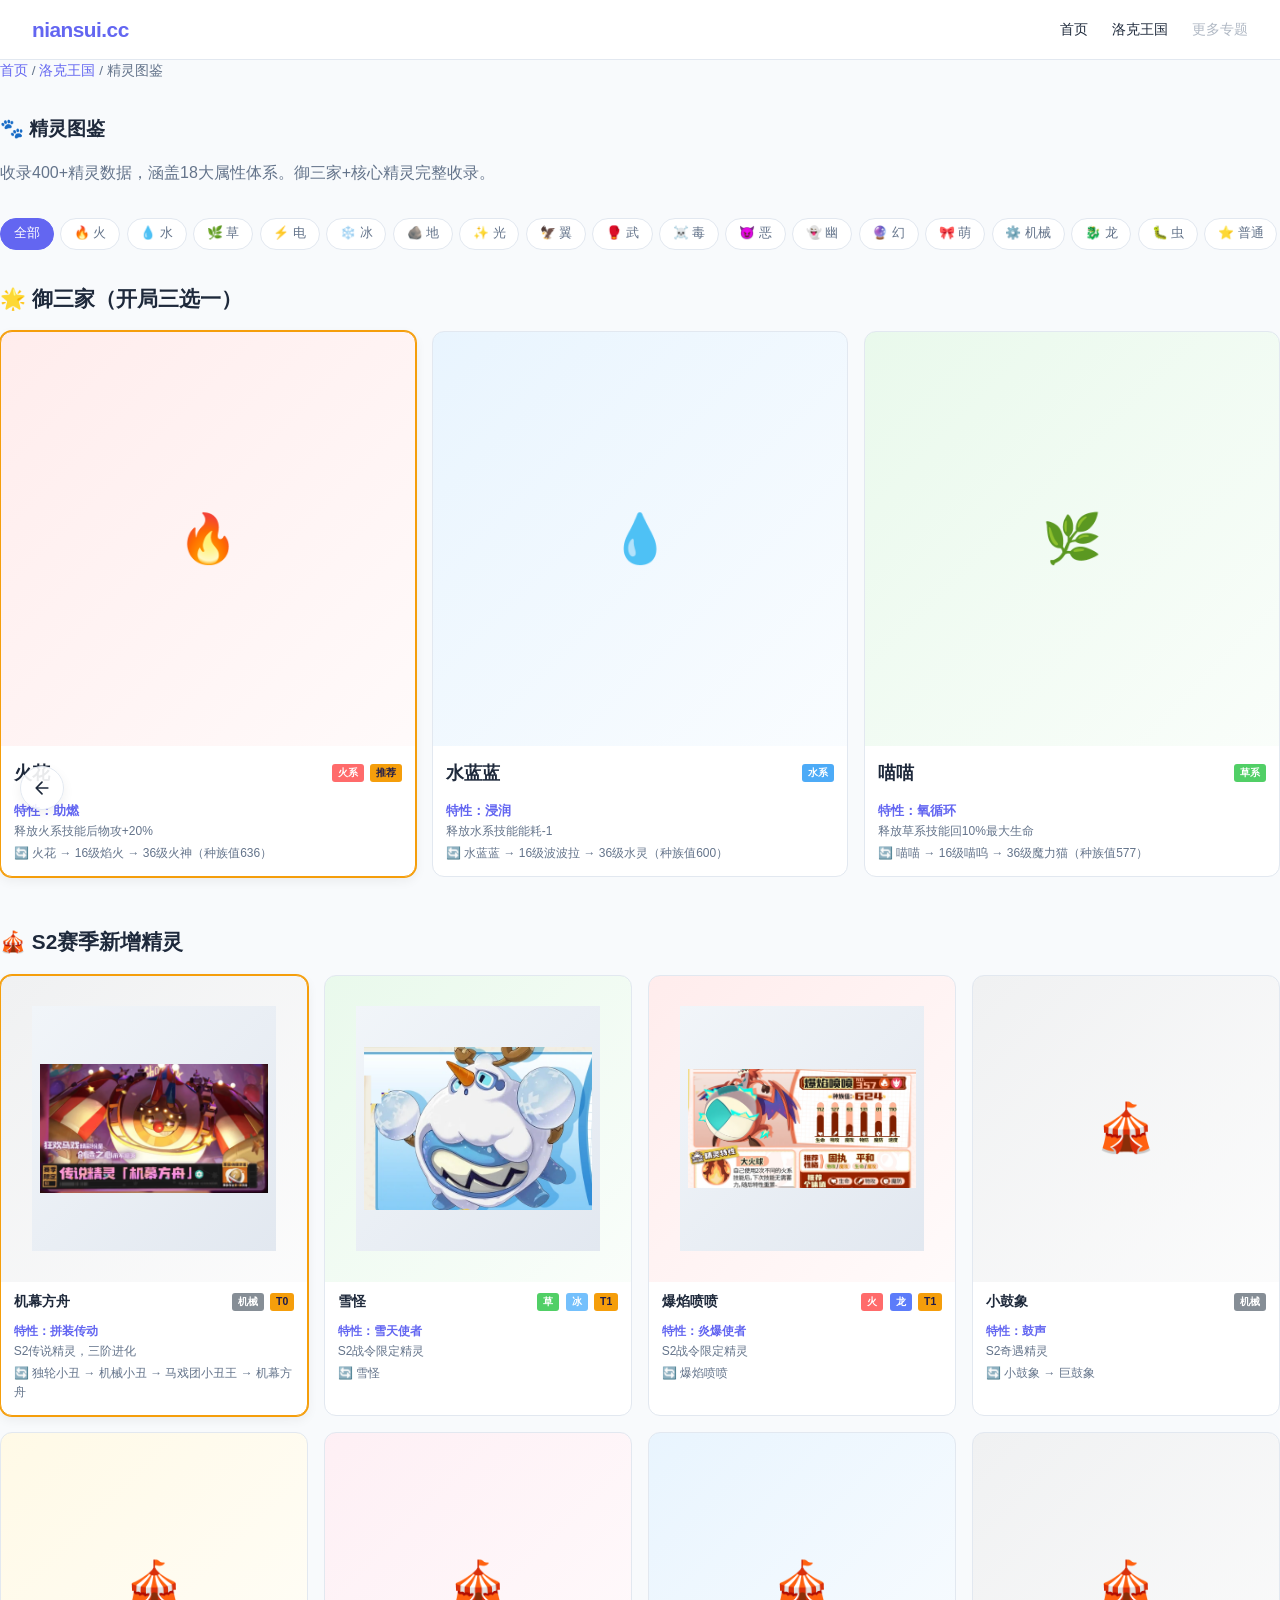
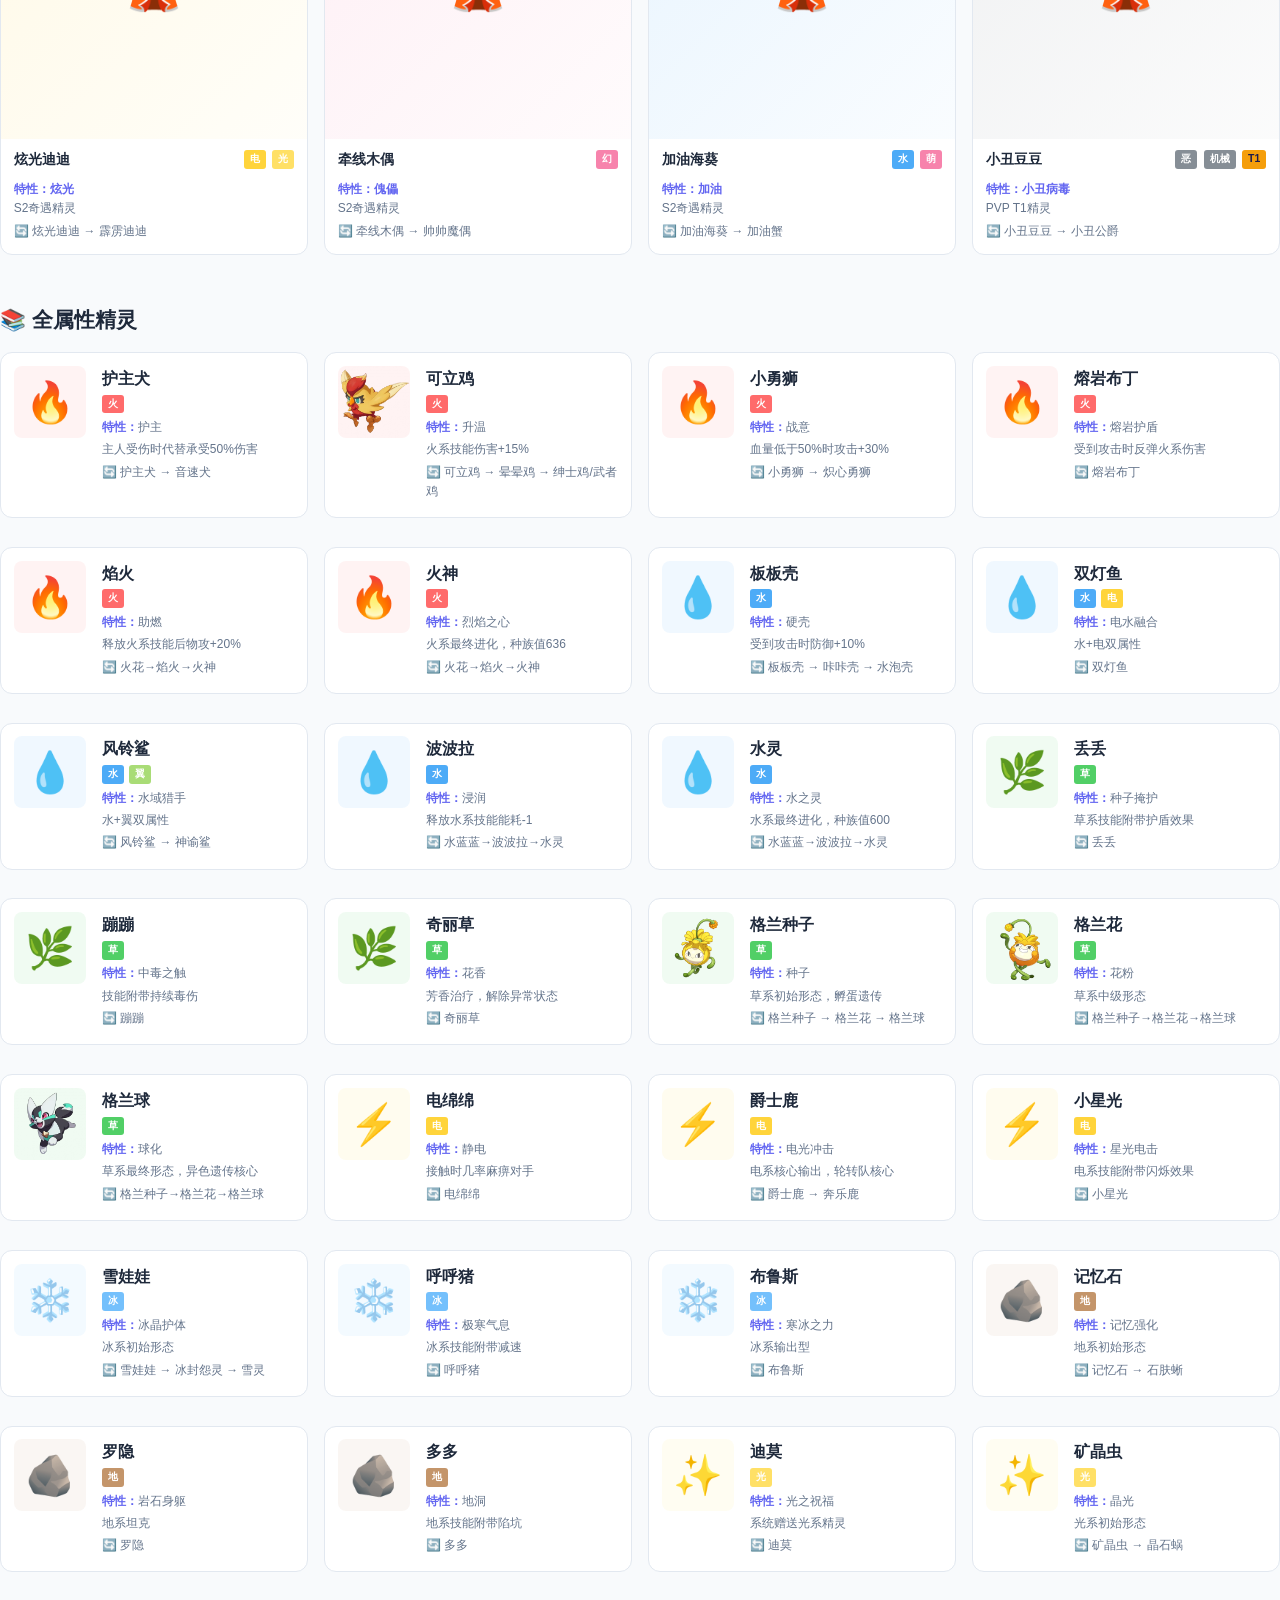
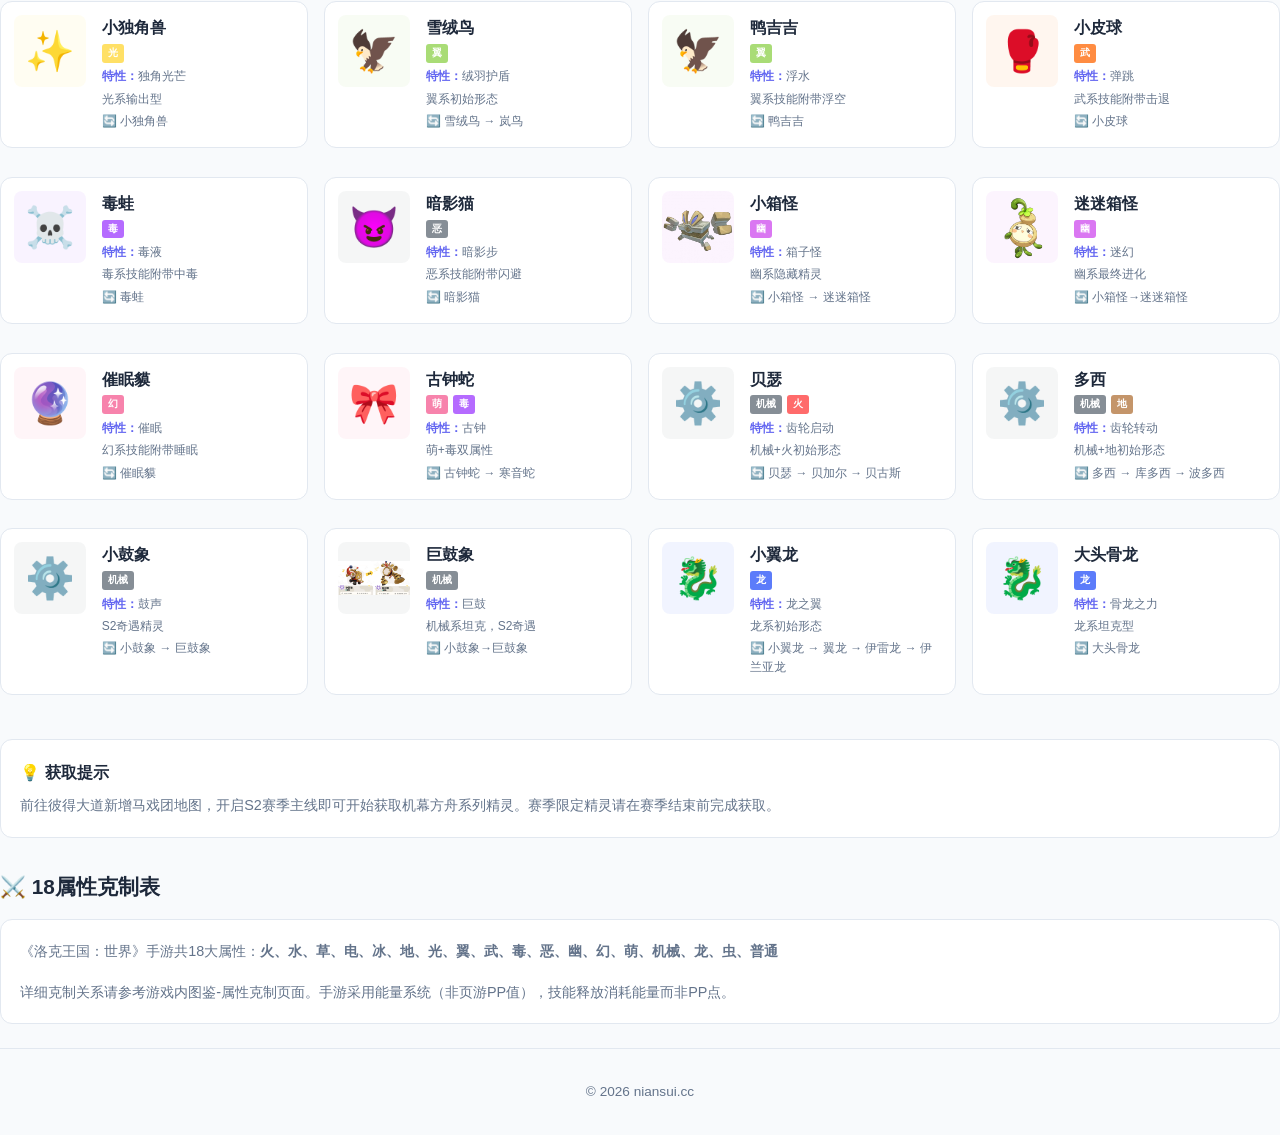
<file: roco/pets.html>
<!DOCTYPE html><html lang="zh-CN"><head><meta charSet="utf-8"/><meta name="viewport" content="width=device-width, initial-scale=1.0"/><meta name="viewport" content="width=device-width, initial-scale=1"/><link rel="preload" as="image" href="/sprites/jimufangzhou.png"/><link rel="preload" as="image" href="/sprites/xueguai.png"/><link rel="preload" as="image" href="/sprites/baoyanpenpen.png"/><link rel="preload" as="image" href="/sprites/keliji.webp"/><link rel="preload" as="image" href="/sprites/gelanzhongzi.webp"/><link rel="preload" as="image" href="/sprites/gelanhua.webp"/><link rel="preload" as="image" href="/sprites/gelanqiu.webp"/><link rel="preload" as="image" href="/sprites/xiaoxiangguai.webp"/><link rel="preload" as="image" href="/sprites/mimixiangguai.webp"/><link rel="preload" as="image" href="/sprites/juguxiang.png"/><link rel="stylesheet" href="/_next/static/chunks/44s_sa0r8vdyf.css" data-precedence="next"/><link rel="preload" as="script" fetchPriority="low" href="/_next/static/chunks/1jq4o6yq14o4c.js"/><script src="/_next/static/chunks/2ckqm4grawju5.js" async=""></script><script src="/_next/static/chunks/2nykiepra7i1k.js" async=""></script><script src="/_next/static/chunks/turbopack-1l0ut4nocedlo.js" async=""></script><script src="/_next/static/chunks/158myu8e_yme3.js" async=""></script><script src="/_next/static/chunks/40kbfxanmhavv.js" async=""></script><meta name="theme-color" content="#6366f1"/><link rel="icon" href="data:image/svg+xml,&lt;svg xmlns=&#x27;http://www.w3.org/2000/svg&#x27; viewBox=&#x27;0 0 100 100&#x27;&gt;&lt;text y=&#x27;.9em&#x27; font-size=&#x27;90&#x27;&gt;🐾&lt;/text&gt;&lt;/svg&gt;"/><title>精灵图鉴 · 洛克王国：世界</title><meta name="description" content="按属性分类精灵图鉴，覆盖火水草电冰石幽灵龙八大属性"/><script src="/_next/static/chunks/0cz1d0mv5g_q7.js" noModule=""></script></head><body><div hidden=""><!--$--><!--/$--></div><nav class="navbar"><a href="/" class="nav-brand">niansui.cc</a><div class="nav-links"><a href="/">首页</a><a href="/roco">洛克王国</a><span class="nav-disabled">更多专题</span></div><button class="mobile-menu-btn" id="mobile-menu-btn">☰</button></nav><div class="mobile-nav" id="mobile-nav"><a href="/">首页</a><a href="/roco">洛克王国</a><span class="nav-disabled-mobile">更多专题（敬请期待）</span></div><main class="main-content"><div><div class="breadcrumb"><a href="/">首页</a> <span> / </span><a href="/roco">洛克王国</a> <span> / </span><span>精灵图鉴</span></div><h1 class="section-title">🐾 精灵图鉴</h1><p style="color:var(--text-secondary);margin-bottom:2rem">收录400+精灵数据，涵盖18大属性体系。御三家+核心精灵完整收录。</p><div class="filter-buttons" style="margin-bottom:2rem"><button class="filter-btn active">全部</button><button class="filter-btn ">🔥<!-- --> <!-- -->火</button><button class="filter-btn ">💧<!-- --> <!-- -->水</button><button class="filter-btn ">🌿<!-- --> <!-- -->草</button><button class="filter-btn ">⚡<!-- --> <!-- -->电</button><button class="filter-btn ">❄️<!-- --> <!-- -->冰</button><button class="filter-btn ">🪨<!-- --> <!-- -->地</button><button class="filter-btn ">✨<!-- --> <!-- -->光</button><button class="filter-btn ">🦅<!-- --> <!-- -->翼</button><button class="filter-btn ">🥊<!-- --> <!-- -->武</button><button class="filter-btn ">☠️<!-- --> <!-- -->毒</button><button class="filter-btn ">😈<!-- --> <!-- -->恶</button><button class="filter-btn ">👻<!-- --> <!-- -->幽</button><button class="filter-btn ">🔮<!-- --> <!-- -->幻</button><button class="filter-btn ">🎀<!-- --> <!-- -->萌</button><button class="filter-btn ">⚙️<!-- --> <!-- -->机械</button><button class="filter-btn ">🐉<!-- --> <!-- -->龙</button><button class="filter-btn ">🐛<!-- --> <!-- -->虫</button><button class="filter-btn ">⭐<!-- --> <!-- -->普通</button></div><h2 class="section-title" style="font-size:1.3rem;margin-top:2rem">🌟 御三家（开局三选一）</h2><div class="sprite-grid" style="grid-template-columns:repeat(3, 1fr)"><div class="sprite-card featured"><div style="width:100%;aspect-ratio:1;background:linear-gradient(135deg, #ff6b6b20, #ff6b6b08);display:flex;align-items:center;justify-content:center"><span style="font-size:3rem">🔥</span></div><div class="sprite-card-info" style="padding:.8rem"><strong style="font-size:1.1rem">火花</strong><span class="attr-tag" style="background:#ff6b6b">火<!-- -->系</span><span class="sprite-tier">推荐</span><div style="width:100%;margin-top:.5rem"><div style="font-size:.8rem;color:var(--color-primary);font-weight:600">特性：<!-- -->助燃</div><div style="font-size:.75rem;color:var(--text-secondary)">释放火系技能后物攻+20%</div><div style="font-size:.75rem;color:var(--text-secondary);margin-top:.2rem">🔄 <!-- -->火花 → 16级焰火 → 36级火神（种族值636）</div></div></div></div><div class="sprite-card "><div style="width:100%;aspect-ratio:1;background:linear-gradient(135deg, #4dabf720, #4dabf708);display:flex;align-items:center;justify-content:center"><span style="font-size:3rem">💧</span></div><div class="sprite-card-info" style="padding:.8rem"><strong style="font-size:1.1rem">水蓝蓝</strong><span class="attr-tag" style="background:#4dabf7">水<!-- -->系</span><div style="width:100%;margin-top:.5rem"><div style="font-size:.8rem;color:var(--color-primary);font-weight:600">特性：<!-- -->浸润</div><div style="font-size:.75rem;color:var(--text-secondary)">释放水系技能能耗-1</div><div style="font-size:.75rem;color:var(--text-secondary);margin-top:.2rem">🔄 <!-- -->水蓝蓝 → 16级波波拉 → 36级水灵（种族值600）</div></div></div></div><div class="sprite-card "><div style="width:100%;aspect-ratio:1;background:linear-gradient(135deg, #51cf6620, #51cf6608);display:flex;align-items:center;justify-content:center"><span style="font-size:3rem">🌿</span></div><div class="sprite-card-info" style="padding:.8rem"><strong style="font-size:1.1rem">喵喵</strong><span class="attr-tag" style="background:#51cf66">草<!-- -->系</span><div style="width:100%;margin-top:.5rem"><div style="font-size:.8rem;color:var(--color-primary);font-weight:600">特性：<!-- -->氧循环</div><div style="font-size:.75rem;color:var(--text-secondary)">释放草系技能回10%最大生命</div><div style="font-size:.75rem;color:var(--text-secondary);margin-top:.2rem">🔄 <!-- -->喵喵 → 16级喵呜 → 36级魔力猫（种族值577）</div></div></div></div></div><h2 class="section-title" style="font-size:1.3rem;margin-top:3rem">🎪 S2赛季新增精灵</h2><div class="sprite-grid"><div class="sprite-card featured"><div style="width:100%;aspect-ratio:1;background:linear-gradient(135deg, #868e9620, #868e9608);display:flex;align-items:center;justify-content:center"><img src="/sprites/jimufangzhou.png" alt="机幕方舟" style="max-width:80%;max-height:80%;object-fit:contain"/></div><div class="sprite-card-info"><strong>机幕方舟</strong><span class="attr-tag" style="background:#868e96">机械</span><span class="sprite-tier">T0</span></div><div style="padding:0 .8rem .8rem;font-size:.75rem;color:var(--text-secondary)"><div style="color:var(--color-primary);font-weight:600">特性：<!-- -->拼装传动</div><div>S2传说精灵，三阶进化</div><div style="margin-top:.2rem">🔄 <!-- -->独轮小丑 → 机械小丑 → 马戏团小丑王 → 机幕方舟</div></div></div><div class="sprite-card "><div style="width:100%;aspect-ratio:1;background:linear-gradient(135deg, #51cf6620, #51cf6608);display:flex;align-items:center;justify-content:center"><img src="/sprites/xueguai.png" alt="雪怪" style="max-width:80%;max-height:80%;object-fit:contain"/></div><div class="sprite-card-info"><strong>雪怪</strong><span class="attr-tag" style="background:#51cf66">草</span><span class="attr-tag" style="background:#74c0fc">冰</span><span class="sprite-tier">T1</span></div><div style="padding:0 .8rem .8rem;font-size:.75rem;color:var(--text-secondary)"><div style="color:var(--color-primary);font-weight:600">特性：<!-- -->雪天使者</div><div>S2战令限定精灵</div><div style="margin-top:.2rem">🔄 <!-- -->雪怪</div></div></div><div class="sprite-card "><div style="width:100%;aspect-ratio:1;background:linear-gradient(135deg, #ff6b6b20, #ff6b6b08);display:flex;align-items:center;justify-content:center"><img src="/sprites/baoyanpenpen.png" alt="爆焰喷喷" style="max-width:80%;max-height:80%;object-fit:contain"/></div><div class="sprite-card-info"><strong>爆焰喷喷</strong><span class="attr-tag" style="background:#ff6b6b">火</span><span class="attr-tag" style="background:#5c7cfa">龙</span><span class="sprite-tier">T1</span></div><div style="padding:0 .8rem .8rem;font-size:.75rem;color:var(--text-secondary)"><div style="color:var(--color-primary);font-weight:600">特性：<!-- -->炎爆使者</div><div>S2战令限定精灵</div><div style="margin-top:.2rem">🔄 <!-- -->爆焰喷喷</div></div></div><div class="sprite-card "><div style="width:100%;aspect-ratio:1;background:linear-gradient(135deg, #868e9620, #868e9608);display:flex;align-items:center;justify-content:center"><span style="font-size:3rem">🎪</span></div><div class="sprite-card-info"><strong>小鼓象</strong><span class="attr-tag" style="background:#868e96">机械</span></div><div style="padding:0 .8rem .8rem;font-size:.75rem;color:var(--text-secondary)"><div style="color:var(--color-primary);font-weight:600">特性：<!-- -->鼓声</div><div>S2奇遇精灵</div><div style="margin-top:.2rem">🔄 <!-- -->小鼓象 → 巨鼓象</div></div></div><div class="sprite-card "><div style="width:100%;aspect-ratio:1;background:linear-gradient(135deg, #ffd43b20, #ffd43b08);display:flex;align-items:center;justify-content:center"><span style="font-size:3rem">🎪</span></div><div class="sprite-card-info"><strong>炫光迪迪</strong><span class="attr-tag" style="background:#ffd43b">电</span><span class="attr-tag" style="background:#ffe066">光</span></div><div style="padding:0 .8rem .8rem;font-size:.75rem;color:var(--text-secondary)"><div style="color:var(--color-primary);font-weight:600">特性：<!-- -->炫光</div><div>S2奇遇精灵</div><div style="margin-top:.2rem">🔄 <!-- -->炫光迪迪 → 霹雳迪迪</div></div></div><div class="sprite-card "><div style="width:100%;aspect-ratio:1;background:linear-gradient(135deg, #f783ac20, #f783ac08);display:flex;align-items:center;justify-content:center"><span style="font-size:3rem">🎪</span></div><div class="sprite-card-info"><strong>牵线木偶</strong><span class="attr-tag" style="background:#f783ac">幻</span></div><div style="padding:0 .8rem .8rem;font-size:.75rem;color:var(--text-secondary)"><div style="color:var(--color-primary);font-weight:600">特性：<!-- -->傀儡</div><div>S2奇遇精灵</div><div style="margin-top:.2rem">🔄 <!-- -->牵线木偶 → 帅帅魔偶</div></div></div><div class="sprite-card "><div style="width:100%;aspect-ratio:1;background:linear-gradient(135deg, #4dabf720, #4dabf708);display:flex;align-items:center;justify-content:center"><span style="font-size:3rem">🎪</span></div><div class="sprite-card-info"><strong>加油海葵</strong><span class="attr-tag" style="background:#4dabf7">水</span><span class="attr-tag" style="background:#f783ac">萌</span></div><div style="padding:0 .8rem .8rem;font-size:.75rem;color:var(--text-secondary)"><div style="color:var(--color-primary);font-weight:600">特性：<!-- -->加油</div><div>S2奇遇精灵</div><div style="margin-top:.2rem">🔄 <!-- -->加油海葵 → 加油蟹</div></div></div><div class="sprite-card "><div style="width:100%;aspect-ratio:1;background:linear-gradient(135deg, #868e9620, #868e9608);display:flex;align-items:center;justify-content:center"><span style="font-size:3rem">🎪</span></div><div class="sprite-card-info"><strong>小丑豆豆</strong><span class="attr-tag" style="background:#868e96">恶</span><span class="attr-tag" style="background:#868e96">机械</span><span class="sprite-tier">T1</span></div><div style="padding:0 .8rem .8rem;font-size:.75rem;color:var(--text-secondary)"><div style="color:var(--color-primary);font-weight:600">特性：<!-- -->小丑病毒</div><div>PVP T1精灵</div><div style="margin-top:.2rem">🔄 <!-- -->小丑豆豆 → 小丑公爵</div></div></div></div><h2 class="section-title" style="font-size:1.3rem;margin-top:3rem">📚 全属性精灵</h2><div style="display:grid;grid-template-columns:repeat(auto-fill, minmax(280px, 1fr));gap:1rem"><div class="pet-card-new"><div class="pet-image" style="background:#ff6b6b15"><span style="font-size:2.5rem">🔥</span></div><div class="pet-info"><div class="pet-name">护主犬</div><div class="pet-attr-tags"><span class="attr-tag" style="background:#ff6b6b">火</span></div><div class="pet-meta"><span style="color:var(--color-primary);font-weight:600">特性：</span>护主</div><div class="pet-meta">主人受伤时代替承受50%伤害</div><div class="pet-meta">🔄 <!-- -->护主犬 → 音速犬</div></div></div><div class="pet-card-new"><div class="pet-image" style="background:#ff6b6b15"><img src="/sprites/keliji.webp" alt="可立鸡"/></div><div class="pet-info"><div class="pet-name">可立鸡</div><div class="pet-attr-tags"><span class="attr-tag" style="background:#ff6b6b">火</span></div><div class="pet-meta"><span style="color:var(--color-primary);font-weight:600">特性：</span>升温</div><div class="pet-meta">火系技能伤害+15%</div><div class="pet-meta">🔄 <!-- -->可立鸡 → 晕晕鸡 → 绅士鸡/武者鸡</div></div></div><div class="pet-card-new"><div class="pet-image" style="background:#ff6b6b15"><span style="font-size:2.5rem">🔥</span></div><div class="pet-info"><div class="pet-name">小勇狮</div><div class="pet-attr-tags"><span class="attr-tag" style="background:#ff6b6b">火</span></div><div class="pet-meta"><span style="color:var(--color-primary);font-weight:600">特性：</span>战意</div><div class="pet-meta">血量低于50%时攻击+30%</div><div class="pet-meta">🔄 <!-- -->小勇狮 → 炽心勇狮</div></div></div><div class="pet-card-new"><div class="pet-image" style="background:#ff6b6b15"><span style="font-size:2.5rem">🔥</span></div><div class="pet-info"><div class="pet-name">熔岩布丁</div><div class="pet-attr-tags"><span class="attr-tag" style="background:#ff6b6b">火</span></div><div class="pet-meta"><span style="color:var(--color-primary);font-weight:600">特性：</span>熔岩护盾</div><div class="pet-meta">受到攻击时反弹火系伤害</div><div class="pet-meta">🔄 <!-- -->熔岩布丁</div></div></div><div class="pet-card-new"><div class="pet-image" style="background:#ff6b6b15"><span style="font-size:2.5rem">🔥</span></div><div class="pet-info"><div class="pet-name">焰火</div><div class="pet-attr-tags"><span class="attr-tag" style="background:#ff6b6b">火</span></div><div class="pet-meta"><span style="color:var(--color-primary);font-weight:600">特性：</span>助燃</div><div class="pet-meta">释放火系技能后物攻+20%</div><div class="pet-meta">🔄 <!-- -->火花→焰火→火神</div></div></div><div class="pet-card-new"><div class="pet-image" style="background:#ff6b6b15"><span style="font-size:2.5rem">🔥</span></div><div class="pet-info"><div class="pet-name">火神</div><div class="pet-attr-tags"><span class="attr-tag" style="background:#ff6b6b">火</span></div><div class="pet-meta"><span style="color:var(--color-primary);font-weight:600">特性：</span>烈焰之心</div><div class="pet-meta">火系最终进化，种族值636</div><div class="pet-meta">🔄 <!-- -->火花→焰火→火神</div></div></div><div class="pet-card-new"><div class="pet-image" style="background:#4dabf715"><span style="font-size:2.5rem">💧</span></div><div class="pet-info"><div class="pet-name">板板壳</div><div class="pet-attr-tags"><span class="attr-tag" style="background:#4dabf7">水</span></div><div class="pet-meta"><span style="color:var(--color-primary);font-weight:600">特性：</span>硬壳</div><div class="pet-meta">受到攻击时防御+10%</div><div class="pet-meta">🔄 <!-- -->板板壳 → 咔咔壳 → 水泡壳</div></div></div><div class="pet-card-new"><div class="pet-image" style="background:#4dabf715"><span style="font-size:2.5rem">💧</span></div><div class="pet-info"><div class="pet-name">双灯鱼</div><div class="pet-attr-tags"><span class="attr-tag" style="background:#4dabf7">水</span><span class="attr-tag" style="background:#ffd43b">电</span></div><div class="pet-meta"><span style="color:var(--color-primary);font-weight:600">特性：</span>电水融合</div><div class="pet-meta">水+电双属性</div><div class="pet-meta">🔄 <!-- -->双灯鱼</div></div></div><div class="pet-card-new"><div class="pet-image" style="background:#4dabf715"><span style="font-size:2.5rem">💧</span></div><div class="pet-info"><div class="pet-name">风铃鲨</div><div class="pet-attr-tags"><span class="attr-tag" style="background:#4dabf7">水</span><span class="attr-tag" style="background:#a9dc76">翼</span></div><div class="pet-meta"><span style="color:var(--color-primary);font-weight:600">特性：</span>水域猎手</div><div class="pet-meta">水+翼双属性</div><div class="pet-meta">🔄 <!-- -->风铃鲨 → 神谕鲨</div></div></div><div class="pet-card-new"><div class="pet-image" style="background:#4dabf715"><span style="font-size:2.5rem">💧</span></div><div class="pet-info"><div class="pet-name">波波拉</div><div class="pet-attr-tags"><span class="attr-tag" style="background:#4dabf7">水</span></div><div class="pet-meta"><span style="color:var(--color-primary);font-weight:600">特性：</span>浸润</div><div class="pet-meta">释放水系技能能耗-1</div><div class="pet-meta">🔄 <!-- -->水蓝蓝→波波拉→水灵</div></div></div><div class="pet-card-new"><div class="pet-image" style="background:#4dabf715"><span style="font-size:2.5rem">💧</span></div><div class="pet-info"><div class="pet-name">水灵</div><div class="pet-attr-tags"><span class="attr-tag" style="background:#4dabf7">水</span></div><div class="pet-meta"><span style="color:var(--color-primary);font-weight:600">特性：</span>水之灵</div><div class="pet-meta">水系最终进化，种族值600</div><div class="pet-meta">🔄 <!-- -->水蓝蓝→波波拉→水灵</div></div></div><div class="pet-card-new"><div class="pet-image" style="background:#51cf6615"><span style="font-size:2.5rem">🌿</span></div><div class="pet-info"><div class="pet-name">丢丢</div><div class="pet-attr-tags"><span class="attr-tag" style="background:#51cf66">草</span></div><div class="pet-meta"><span style="color:var(--color-primary);font-weight:600">特性：</span>种子掩护</div><div class="pet-meta">草系技能附带护盾效果</div><div class="pet-meta">🔄 <!-- -->丢丢</div></div></div><div class="pet-card-new"><div class="pet-image" style="background:#51cf6615"><span style="font-size:2.5rem">🌿</span></div><div class="pet-info"><div class="pet-name">蹦蹦</div><div class="pet-attr-tags"><span class="attr-tag" style="background:#51cf66">草</span></div><div class="pet-meta"><span style="color:var(--color-primary);font-weight:600">特性：</span>中毒之触</div><div class="pet-meta">技能附带持续毒伤</div><div class="pet-meta">🔄 <!-- -->蹦蹦</div></div></div><div class="pet-card-new"><div class="pet-image" style="background:#51cf6615"><span style="font-size:2.5rem">🌿</span></div><div class="pet-info"><div class="pet-name">奇丽草</div><div class="pet-attr-tags"><span class="attr-tag" style="background:#51cf66">草</span></div><div class="pet-meta"><span style="color:var(--color-primary);font-weight:600">特性：</span>花香</div><div class="pet-meta">芳香治疗，解除异常状态</div><div class="pet-meta">🔄 <!-- -->奇丽草</div></div></div><div class="pet-card-new"><div class="pet-image" style="background:#51cf6615"><img src="/sprites/gelanzhongzi.webp" alt="格兰种子"/></div><div class="pet-info"><div class="pet-name">格兰种子</div><div class="pet-attr-tags"><span class="attr-tag" style="background:#51cf66">草</span></div><div class="pet-meta"><span style="color:var(--color-primary);font-weight:600">特性：</span>种子</div><div class="pet-meta">草系初始形态，孵蛋遗传</div><div class="pet-meta">🔄 <!-- -->格兰种子 → 格兰花 → 格兰球</div></div></div><div class="pet-card-new"><div class="pet-image" style="background:#51cf6615"><img src="/sprites/gelanhua.webp" alt="格兰花"/></div><div class="pet-info"><div class="pet-name">格兰花</div><div class="pet-attr-tags"><span class="attr-tag" style="background:#51cf66">草</span></div><div class="pet-meta"><span style="color:var(--color-primary);font-weight:600">特性：</span>花粉</div><div class="pet-meta">草系中级形态</div><div class="pet-meta">🔄 <!-- -->格兰种子→格兰花→格兰球</div></div></div><div class="pet-card-new"><div class="pet-image" style="background:#51cf6615"><img src="/sprites/gelanqiu.webp" alt="格兰球"/></div><div class="pet-info"><div class="pet-name">格兰球</div><div class="pet-attr-tags"><span class="attr-tag" style="background:#51cf66">草</span></div><div class="pet-meta"><span style="color:var(--color-primary);font-weight:600">特性：</span>球化</div><div class="pet-meta">草系最终形态，异色遗传核心</div><div class="pet-meta">🔄 <!-- -->格兰种子→格兰花→格兰球</div></div></div><div class="pet-card-new"><div class="pet-image" style="background:#ffd43b15"><span style="font-size:2.5rem">⚡</span></div><div class="pet-info"><div class="pet-name">电绵绵</div><div class="pet-attr-tags"><span class="attr-tag" style="background:#ffd43b">电</span></div><div class="pet-meta"><span style="color:var(--color-primary);font-weight:600">特性：</span>静电</div><div class="pet-meta">接触时几率麻痹对手</div><div class="pet-meta">🔄 <!-- -->电绵绵</div></div></div><div class="pet-card-new"><div class="pet-image" style="background:#ffd43b15"><span style="font-size:2.5rem">⚡</span></div><div class="pet-info"><div class="pet-name">爵士鹿</div><div class="pet-attr-tags"><span class="attr-tag" style="background:#ffd43b">电</span></div><div class="pet-meta"><span style="color:var(--color-primary);font-weight:600">特性：</span>电光冲击</div><div class="pet-meta">电系核心输出，轮转队核心</div><div class="pet-meta">🔄 <!-- -->爵士鹿 → 奔乐鹿</div></div></div><div class="pet-card-new"><div class="pet-image" style="background:#ffd43b15"><span style="font-size:2.5rem">⚡</span></div><div class="pet-info"><div class="pet-name">小星光</div><div class="pet-attr-tags"><span class="attr-tag" style="background:#ffd43b">电</span></div><div class="pet-meta"><span style="color:var(--color-primary);font-weight:600">特性：</span>星光电击</div><div class="pet-meta">电系技能附带闪烁效果</div><div class="pet-meta">🔄 <!-- -->小星光</div></div></div><div class="pet-card-new"><div class="pet-image" style="background:#74c0fc15"><span style="font-size:2.5rem">❄️</span></div><div class="pet-info"><div class="pet-name">雪娃娃</div><div class="pet-attr-tags"><span class="attr-tag" style="background:#74c0fc">冰</span></div><div class="pet-meta"><span style="color:var(--color-primary);font-weight:600">特性：</span>冰晶护体</div><div class="pet-meta">冰系初始形态</div><div class="pet-meta">🔄 <!-- -->雪娃娃 → 冰封怨灵 → 雪灵</div></div></div><div class="pet-card-new"><div class="pet-image" style="background:#74c0fc15"><span style="font-size:2.5rem">❄️</span></div><div class="pet-info"><div class="pet-name">呼呼猪</div><div class="pet-attr-tags"><span class="attr-tag" style="background:#74c0fc">冰</span></div><div class="pet-meta"><span style="color:var(--color-primary);font-weight:600">特性：</span>极寒气息</div><div class="pet-meta">冰系技能附带减速</div><div class="pet-meta">🔄 <!-- -->呼呼猪</div></div></div><div class="pet-card-new"><div class="pet-image" style="background:#74c0fc15"><span style="font-size:2.5rem">❄️</span></div><div class="pet-info"><div class="pet-name">布鲁斯</div><div class="pet-attr-tags"><span class="attr-tag" style="background:#74c0fc">冰</span></div><div class="pet-meta"><span style="color:var(--color-primary);font-weight:600">特性：</span>寒冰之力</div><div class="pet-meta">冰系输出型</div><div class="pet-meta">🔄 <!-- -->布鲁斯</div></div></div><div class="pet-card-new"><div class="pet-image" style="background:#c4956a15"><span style="font-size:2.5rem">🪨</span></div><div class="pet-info"><div class="pet-name">记忆石</div><div class="pet-attr-tags"><span class="attr-tag" style="background:#c4956a">地</span></div><div class="pet-meta"><span style="color:var(--color-primary);font-weight:600">特性：</span>记忆强化</div><div class="pet-meta">地系初始形态</div><div class="pet-meta">🔄 <!-- -->记忆石 → 石肤蜥</div></div></div><div class="pet-card-new"><div class="pet-image" style="background:#c4956a15"><span style="font-size:2.5rem">🪨</span></div><div class="pet-info"><div class="pet-name">罗隐</div><div class="pet-attr-tags"><span class="attr-tag" style="background:#c4956a">地</span></div><div class="pet-meta"><span style="color:var(--color-primary);font-weight:600">特性：</span>岩石身躯</div><div class="pet-meta">地系坦克</div><div class="pet-meta">🔄 <!-- -->罗隐</div></div></div><div class="pet-card-new"><div class="pet-image" style="background:#c4956a15"><span style="font-size:2.5rem">🪨</span></div><div class="pet-info"><div class="pet-name">多多</div><div class="pet-attr-tags"><span class="attr-tag" style="background:#c4956a">地</span></div><div class="pet-meta"><span style="color:var(--color-primary);font-weight:600">特性：</span>地洞</div><div class="pet-meta">地系技能附带陷坑</div><div class="pet-meta">🔄 <!-- -->多多</div></div></div><div class="pet-card-new"><div class="pet-image" style="background:#ffe06615"><span style="font-size:2.5rem">✨</span></div><div class="pet-info"><div class="pet-name">迪莫</div><div class="pet-attr-tags"><span class="attr-tag" style="background:#ffe066">光</span></div><div class="pet-meta"><span style="color:var(--color-primary);font-weight:600">特性：</span>光之祝福</div><div class="pet-meta">系统赠送光系精灵</div><div class="pet-meta">🔄 <!-- -->迪莫</div></div></div><div class="pet-card-new"><div class="pet-image" style="background:#ffe06615"><span style="font-size:2.5rem">✨</span></div><div class="pet-info"><div class="pet-name">矿晶虫</div><div class="pet-attr-tags"><span class="attr-tag" style="background:#ffe066">光</span></div><div class="pet-meta"><span style="color:var(--color-primary);font-weight:600">特性：</span>晶光</div><div class="pet-meta">光系初始形态</div><div class="pet-meta">🔄 <!-- -->矿晶虫 → 晶石蜗</div></div></div><div class="pet-card-new"><div class="pet-image" style="background:#ffe06615"><span style="font-size:2.5rem">✨</span></div><div class="pet-info"><div class="pet-name">小独角兽</div><div class="pet-attr-tags"><span class="attr-tag" style="background:#ffe066">光</span></div><div class="pet-meta"><span style="color:var(--color-primary);font-weight:600">特性：</span>独角光芒</div><div class="pet-meta">光系输出型</div><div class="pet-meta">🔄 <!-- -->小独角兽</div></div></div><div class="pet-card-new"><div class="pet-image" style="background:#a9dc7615"><span style="font-size:2.5rem">🦅</span></div><div class="pet-info"><div class="pet-name">雪绒鸟</div><div class="pet-attr-tags"><span class="attr-tag" style="background:#a9dc76">翼</span></div><div class="pet-meta"><span style="color:var(--color-primary);font-weight:600">特性：</span>绒羽护盾</div><div class="pet-meta">翼系初始形态</div><div class="pet-meta">🔄 <!-- -->雪绒鸟 → 岚鸟</div></div></div><div class="pet-card-new"><div class="pet-image" style="background:#a9dc7615"><span style="font-size:2.5rem">🦅</span></div><div class="pet-info"><div class="pet-name">鸭吉吉</div><div class="pet-attr-tags"><span class="attr-tag" style="background:#a9dc76">翼</span></div><div class="pet-meta"><span style="color:var(--color-primary);font-weight:600">特性：</span>浮水</div><div class="pet-meta">翼系技能附带浮空</div><div class="pet-meta">🔄 <!-- -->鸭吉吉</div></div></div><div class="pet-card-new"><div class="pet-image" style="background:#ff8c4215"><span style="font-size:2.5rem">🥊</span></div><div class="pet-info"><div class="pet-name">小皮球</div><div class="pet-attr-tags"><span class="attr-tag" style="background:#ff8c42">武</span></div><div class="pet-meta"><span style="color:var(--color-primary);font-weight:600">特性：</span>弹跳</div><div class="pet-meta">武系技能附带击退</div><div class="pet-meta">🔄 <!-- -->小皮球</div></div></div><div class="pet-card-new"><div class="pet-image" style="background:#b56bff15"><span style="font-size:2.5rem">☠️</span></div><div class="pet-info"><div class="pet-name">毒蛙</div><div class="pet-attr-tags"><span class="attr-tag" style="background:#b56bff">毒</span></div><div class="pet-meta"><span style="color:var(--color-primary);font-weight:600">特性：</span>毒液</div><div class="pet-meta">毒系技能附带中毒</div><div class="pet-meta">🔄 <!-- -->毒蛙</div></div></div><div class="pet-card-new"><div class="pet-image" style="background:#868e9615"><span style="font-size:2.5rem">😈</span></div><div class="pet-info"><div class="pet-name">暗影猫</div><div class="pet-attr-tags"><span class="attr-tag" style="background:#868e96">恶</span></div><div class="pet-meta"><span style="color:var(--color-primary);font-weight:600">特性：</span>暗影步</div><div class="pet-meta">恶系技能附带闪避</div><div class="pet-meta">🔄 <!-- -->暗影猫</div></div></div><div class="pet-card-new"><div class="pet-image" style="background:#da77f215"><img src="/sprites/xiaoxiangguai.webp" alt="小箱怪"/></div><div class="pet-info"><div class="pet-name">小箱怪</div><div class="pet-attr-tags"><span class="attr-tag" style="background:#da77f2">幽</span></div><div class="pet-meta"><span style="color:var(--color-primary);font-weight:600">特性：</span>箱子怪</div><div class="pet-meta">幽系隐藏精灵</div><div class="pet-meta">🔄 <!-- -->小箱怪 → 迷迷箱怪</div></div></div><div class="pet-card-new"><div class="pet-image" style="background:#da77f215"><img src="/sprites/mimixiangguai.webp" alt="迷迷箱怪"/></div><div class="pet-info"><div class="pet-name">迷迷箱怪</div><div class="pet-attr-tags"><span class="attr-tag" style="background:#da77f2">幽</span></div><div class="pet-meta"><span style="color:var(--color-primary);font-weight:600">特性：</span>迷幻</div><div class="pet-meta">幽系最终进化</div><div class="pet-meta">🔄 <!-- -->小箱怪→迷迷箱怪</div></div></div><div class="pet-card-new"><div class="pet-image" style="background:#f783ac15"><span style="font-size:2.5rem">🔮</span></div><div class="pet-info"><div class="pet-name">催眠貘</div><div class="pet-attr-tags"><span class="attr-tag" style="background:#f783ac">幻</span></div><div class="pet-meta"><span style="color:var(--color-primary);font-weight:600">特性：</span>催眠</div><div class="pet-meta">幻系技能附带睡眠</div><div class="pet-meta">🔄 <!-- -->催眠貘</div></div></div><div class="pet-card-new"><div class="pet-image" style="background:#f783ac15"><span style="font-size:2.5rem">🎀</span></div><div class="pet-info"><div class="pet-name">古钟蛇</div><div class="pet-attr-tags"><span class="attr-tag" style="background:#f783ac">萌</span><span class="attr-tag" style="background:#b56bff">毒</span></div><div class="pet-meta"><span style="color:var(--color-primary);font-weight:600">特性：</span>古钟</div><div class="pet-meta">萌+毒双属性</div><div class="pet-meta">🔄 <!-- -->古钟蛇 → 寒音蛇</div></div></div><div class="pet-card-new"><div class="pet-image" style="background:#868e9615"><span style="font-size:2.5rem">⚙️</span></div><div class="pet-info"><div class="pet-name">贝瑟</div><div class="pet-attr-tags"><span class="attr-tag" style="background:#868e96">机械</span><span class="attr-tag" style="background:#ff6b6b">火</span></div><div class="pet-meta"><span style="color:var(--color-primary);font-weight:600">特性：</span>齿轮启动</div><div class="pet-meta">机械+火初始形态</div><div class="pet-meta">🔄 <!-- -->贝瑟 → 贝加尔 → 贝古斯</div></div></div><div class="pet-card-new"><div class="pet-image" style="background:#868e9615"><span style="font-size:2.5rem">⚙️</span></div><div class="pet-info"><div class="pet-name">多西</div><div class="pet-attr-tags"><span class="attr-tag" style="background:#868e96">机械</span><span class="attr-tag" style="background:#c4956a">地</span></div><div class="pet-meta"><span style="color:var(--color-primary);font-weight:600">特性：</span>齿轮转动</div><div class="pet-meta">机械+地初始形态</div><div class="pet-meta">🔄 <!-- -->多西 → 库多西 → 波多西</div></div></div><div class="pet-card-new"><div class="pet-image" style="background:#868e9615"><span style="font-size:2.5rem">⚙️</span></div><div class="pet-info"><div class="pet-name">小鼓象</div><div class="pet-attr-tags"><span class="attr-tag" style="background:#868e96">机械</span></div><div class="pet-meta"><span style="color:var(--color-primary);font-weight:600">特性：</span>鼓声</div><div class="pet-meta">S2奇遇精灵</div><div class="pet-meta">🔄 <!-- -->小鼓象 → 巨鼓象</div></div></div><div class="pet-card-new"><div class="pet-image" style="background:#868e9615"><img src="/sprites/juguxiang.png" alt="巨鼓象"/></div><div class="pet-info"><div class="pet-name">巨鼓象</div><div class="pet-attr-tags"><span class="attr-tag" style="background:#868e96">机械</span></div><div class="pet-meta"><span style="color:var(--color-primary);font-weight:600">特性：</span>巨鼓</div><div class="pet-meta">机械系坦克，S2奇遇</div><div class="pet-meta">🔄 <!-- -->小鼓象→巨鼓象</div></div></div><div class="pet-card-new"><div class="pet-image" style="background:#5c7cfa15"><span style="font-size:2.5rem">🐉</span></div><div class="pet-info"><div class="pet-name">小翼龙</div><div class="pet-attr-tags"><span class="attr-tag" style="background:#5c7cfa">龙</span></div><div class="pet-meta"><span style="color:var(--color-primary);font-weight:600">特性：</span>龙之翼</div><div class="pet-meta">龙系初始形态</div><div class="pet-meta">🔄 <!-- -->小翼龙 → 翼龙 → 伊雷龙 → 伊兰亚龙</div></div></div><div class="pet-card-new"><div class="pet-image" style="background:#5c7cfa15"><span style="font-size:2.5rem">🐉</span></div><div class="pet-info"><div class="pet-name">大头骨龙</div><div class="pet-attr-tags"><span class="attr-tag" style="background:#5c7cfa">龙</span></div><div class="pet-meta"><span style="color:var(--color-primary);font-weight:600">特性：</span>骨龙之力</div><div class="pet-meta">龙系坦克型</div><div class="pet-meta">🔄 <!-- -->大头骨龙</div></div></div></div><div class="info-card" style="margin-top:2rem"><h4>💡 获取提示</h4><p>前往彼得大道新增马戏团地图，开启S2赛季主线即可开始获取机幕方舟系列精灵。赛季限定精灵请在赛季结束前完成获取。</p></div><h2 class="section-title" style="font-size:1.3rem;margin-top:2rem">⚔️ 18属性克制表</h2><div class="info-card"><p style="margin-bottom:1rem">《洛克王国：世界》手游共18大属性：<strong>火、水、草、电、冰、地、光、翼、武、毒、恶、幽、幻、萌、机械、龙、虫、普通</strong></p><p style="color:var(--text-secondary);font-size:.9rem">详细克制关系请参考游戏内图鉴-属性克制页面。手游采用能量系统（非页游PP值），技能释放消耗能量而非PP点。</p></div></div><!--$--><!--/$--></main><footer class="footer"><p>© 2026 niansui.cc</p></footer><div class="floating-back-btn" id="floating-back-btn"><button id="floating-back-btn-inner" aria-label="返回上一页"><svg width="20" height="20" viewBox="0 0 24 24" fill="none" stroke="currentColor" stroke-width="2" stroke-linecap="round" stroke-linejoin="round"><path d="M19 12H5M12 19l-7-7 7-7"></path></svg></button></div><button class="back-to-top" id="back-to-top" aria-label="返回顶部">↑</button><script>
          (function(){
            var mb=document.getElementById('mobile-menu-btn');
            var mn=document.getElementById('mobile-nav');
            if(mb&&mn){
              mb.addEventListener('click',function(){
                mn.classList.toggle('open');
                mb.textContent=mn.classList.contains('open')?'✕':'☰';
              });
            }
            var btn=document.getElementById('back-to-top');
            if(btn){
              window.addEventListener('scroll',function(){
                btn.classList.toggle('visible',window.scrollY>300);
              });
              btn.addEventListener('click',function(){
                window.scrollTo({top:0,behavior:'smooth'});
              });
            }
            var backBtn=document.getElementById('floating-back-btn');
            var backBtnInner=document.getElementById('floating-back-btn-inner');
            function checkBackButton(){
              var isSubPage=window.location.pathname!=='/' && !window.location.pathname.endsWith('/') && !window.location.pathname.endsWith('/index.html');
              if(backBtn){
                backBtn.style.display=isSubPage?'flex':'none';
              }
            }
            if(backBtnInner){
              backBtnInner.addEventListener('click',function(){
                window.history.back();
              });
            }
            checkBackButton();
            window.addEventListener('popstate',checkBackButton);
          })();
        </script><script src="/_next/static/chunks/1jq4o6yq14o4c.js" id="_R_" async=""></script><script>(self.__next_f=self.__next_f||[]).push([0])</script><script>self.__next_f.push([1,"1:\"$Sreact.fragment\"\n2:I[39756,[\"/_next/static/chunks/158myu8e_yme3.js\"],\"default\"]\n3:I[37457,[\"/_next/static/chunks/158myu8e_yme3.js\"],\"default\"]\na:I[68027,[\"/_next/static/chunks/158myu8e_yme3.js\"],\"default\",1]\n:HL[\"/_next/static/chunks/44s_sa0r8vdyf.css\",\"style\"]\n4:T5db,"])</script><script>self.__next_f.push([1,"\n          (function(){\n            var mb=document.getElementById('mobile-menu-btn');\n            var mn=document.getElementById('mobile-nav');\n            if(mb\u0026\u0026mn){\n              mb.addEventListener('click',function(){\n                mn.classList.toggle('open');\n                mb.textContent=mn.classList.contains('open')?'✕':'☰';\n              });\n            }\n            var btn=document.getElementById('back-to-top');\n            if(btn){\n              window.addEventListener('scroll',function(){\n                btn.classList.toggle('visible',window.scrollY\u003e300);\n              });\n              btn.addEventListener('click',function(){\n                window.scrollTo({top:0,behavior:'smooth'});\n              });\n            }\n            var backBtn=document.getElementById('floating-back-btn');\n            var backBtnInner=document.getElementById('floating-back-btn-inner');\n            function checkBackButton(){\n              var isSubPage=window.location.pathname!=='/' \u0026\u0026 !window.location.pathname.endsWith('/') \u0026\u0026 !window.location.pathname.endsWith('/index.html');\n              if(backBtn){\n                backBtn.style.display=isSubPage?'flex':'none';\n              }\n            }\n            if(backBtnInner){\n              backBtnInner.addEventListener('click',function(){\n                window.history.back();\n              });\n            }\n            checkBackButton();\n            window.addEventListener('popstate',checkBackButton);\n          })();\n        "])</script><script>self.__next_f.push([1,"0:{\"P\":null,\"c\":[\"\",\"roco\",\"pets\"],\"q\":\"\",\"i\":false,\"f\":[[[\"\",{\"children\":[\"roco\",{\"children\":[\"pets\",{\"children\":[\"__PAGE__\",{}]}]}]},\"$undefined\",\"$undefined\",16],[[\"$\",\"$1\",\"c\",{\"children\":[[[\"$\",\"link\",\"0\",{\"rel\":\"stylesheet\",\"href\":\"/_next/static/chunks/44s_sa0r8vdyf.css\",\"precedence\":\"next\",\"crossOrigin\":\"$undefined\",\"nonce\":\"$undefined\"}],[\"$\",\"script\",\"script-0\",{\"src\":\"/_next/static/chunks/158myu8e_yme3.js\",\"async\":true,\"nonce\":\"$undefined\"}]],[\"$\",\"html\",null,{\"lang\":\"zh-CN\",\"children\":[[\"$\",\"head\",null,{\"children\":[[\"$\",\"meta\",null,{\"name\":\"viewport\",\"content\":\"width=device-width, initial-scale=1.0\"}],[\"$\",\"meta\",null,{\"name\":\"theme-color\",\"content\":\"#6366f1\"}],[\"$\",\"link\",null,{\"rel\":\"icon\",\"href\":\"data:image/svg+xml,\u003csvg xmlns='http://www.w3.org/2000/svg' viewBox='0 0 100 100'\u003e\u003ctext y='.9em' font-size='90'\u003e🐾\u003c/text\u003e\u003c/svg\u003e\"}]]}],[\"$\",\"body\",null,{\"children\":[[\"$\",\"nav\",null,{\"className\":\"navbar\",\"children\":[[\"$\",\"a\",null,{\"href\":\"/\",\"className\":\"nav-brand\",\"children\":\"niansui.cc\"}],[\"$\",\"div\",null,{\"className\":\"nav-links\",\"children\":[[\"$\",\"a\",null,{\"href\":\"/\",\"children\":\"首页\"}],[\"$\",\"a\",null,{\"href\":\"/roco\",\"children\":\"洛克王国\"}],[\"$\",\"span\",null,{\"className\":\"nav-disabled\",\"children\":\"更多专题\"}]]}],[\"$\",\"button\",null,{\"className\":\"mobile-menu-btn\",\"id\":\"mobile-menu-btn\",\"children\":\"☰\"}]]}],[\"$\",\"div\",null,{\"className\":\"mobile-nav\",\"id\":\"mobile-nav\",\"children\":[[\"$\",\"a\",null,{\"href\":\"/\",\"children\":\"首页\"}],[\"$\",\"a\",null,{\"href\":\"/roco\",\"children\":\"洛克王国\"}],[\"$\",\"span\",null,{\"className\":\"nav-disabled-mobile\",\"children\":\"更多专题（敬请期待）\"}]]}],[\"$\",\"main\",null,{\"className\":\"main-content\",\"children\":[\"$\",\"$L2\",null,{\"parallelRouterKey\":\"children\",\"error\":\"$undefined\",\"errorStyles\":\"$undefined\",\"errorScripts\":\"$undefined\",\"template\":[\"$\",\"$L3\",null,{}],\"templateStyles\":\"$undefined\",\"templateScripts\":\"$undefined\",\"notFound\":[[[\"$\",\"title\",null,{\"children\":\"404: This page could not be found.\"}],[\"$\",\"div\",null,{\"style\":{\"fontFamily\":\"system-ui,\\\"Segoe UI\\\",Roboto,Helvetica,Arial,sans-serif,\\\"Apple Color Emoji\\\",\\\"Segoe UI Emoji\\\"\",\"height\":\"100vh\",\"textAlign\":\"center\",\"display\":\"flex\",\"flexDirection\":\"column\",\"alignItems\":\"center\",\"justifyContent\":\"center\"},\"children\":[\"$\",\"div\",null,{\"children\":[[\"$\",\"style\",null,{\"dangerouslySetInnerHTML\":{\"__html\":\"body{color:#000;background:#fff;margin:0}.next-error-h1{border-right:1px solid rgba(0,0,0,.3)}@media (prefers-color-scheme:dark){body{color:#fff;background:#000}.next-error-h1{border-right:1px solid rgba(255,255,255,.3)}}\"}}],[\"$\",\"h1\",null,{\"className\":\"next-error-h1\",\"style\":{\"display\":\"inline-block\",\"margin\":\"0 20px 0 0\",\"padding\":\"0 23px 0 0\",\"fontSize\":24,\"fontWeight\":500,\"verticalAlign\":\"top\",\"lineHeight\":\"49px\"},\"children\":404}],[\"$\",\"div\",null,{\"style\":{\"display\":\"inline-block\"},\"children\":[\"$\",\"h2\",null,{\"style\":{\"fontSize\":14,\"fontWeight\":400,\"lineHeight\":\"49px\",\"margin\":0},\"children\":\"This page could not be found.\"}]}]]}]}]],[]],\"forbidden\":\"$undefined\",\"unauthorized\":\"$undefined\"}]}],[\"$\",\"footer\",null,{\"className\":\"footer\",\"children\":[\"$\",\"p\",null,{\"children\":\"© 2026 niansui.cc\"}]}],[\"$\",\"div\",null,{\"className\":\"floating-back-btn\",\"id\":\"floating-back-btn\",\"children\":[\"$\",\"button\",null,{\"id\":\"floating-back-btn-inner\",\"aria-label\":\"返回上一页\",\"children\":[\"$\",\"svg\",null,{\"width\":\"20\",\"height\":\"20\",\"viewBox\":\"0 0 24 24\",\"fill\":\"none\",\"stroke\":\"currentColor\",\"strokeWidth\":\"2\",\"strokeLinecap\":\"round\",\"strokeLinejoin\":\"round\",\"children\":[\"$\",\"path\",null,{\"d\":\"M19 12H5M12 19l-7-7 7-7\"}]}]}]}],[\"$\",\"button\",null,{\"className\":\"back-to-top\",\"id\":\"back-to-top\",\"aria-label\":\"返回顶部\",\"children\":\"↑\"}],[\"$\",\"script\",null,{\"dangerouslySetInnerHTML\":{\"__html\":\"$4\"}}]]}]]}]]}],{\"children\":[\"$L5\",{\"children\":[\"$L6\",{\"children\":[\"$L7\",{},null,false,null]},null,false,\"$@8\"]},null,false,\"$@8\"]},null,false,null],\"$L9\",false]],\"m\":\"$undefined\",\"G\":[\"$a\",[\"$Lb\"]],\"S\":true,\"h\":null,\"s\":\"$undefined\",\"l\":\"$undefined\",\"p\":\"$undefined\",\"d\":\"$undefined\",\"b\":\"J3s9py5JvZojjhT8x7fWj\"}\n"])</script><script>self.__next_f.push([1,"c:I[60331,[\"/_next/static/chunks/158myu8e_yme3.js\",\"/_next/static/chunks/40kbfxanmhavv.js\"],\"default\"]\nd:I[97367,[\"/_next/static/chunks/158myu8e_yme3.js\"],\"OutletBoundary\"]\ne:\"$Sreact.suspense\"\n11:I[97367,[\"/_next/static/chunks/158myu8e_yme3.js\"],\"ViewportBoundary\"]\n13:I[97367,[\"/_next/static/chunks/158myu8e_yme3.js\"],\"MetadataBoundary\"]\n5:[\"$\",\"$1\",\"c\",{\"children\":[null,[\"$\",\"$L2\",null,{\"parallelRouterKey\":\"children\",\"error\":\"$undefined\",\"errorStyles\":\"$undefined\",\"errorScripts\":\"$undefined\",\"template\":[\"$\",\"$L3\",null,{}],\"templateStyles\":\"$undefined\",\"templateScripts\":\"$undefined\",\"notFound\":\"$undefined\",\"forbidden\":\"$undefined\",\"unauthorized\":\"$undefined\"}]]}]\n6:[\"$\",\"$1\",\"c\",{\"children\":[null,[\"$\",\"$L2\",null,{\"parallelRouterKey\":\"children\",\"error\":\"$undefined\",\"errorStyles\":\"$undefined\",\"errorScripts\":\"$undefined\",\"template\":[\"$\",\"$L3\",null,{}],\"templateStyles\":\"$undefined\",\"templateScripts\":\"$undefined\",\"notFound\":\"$undefined\",\"forbidden\":\"$undefined\",\"unauthorized\":\"$undefined\"}]]}]\n7:[\"$\",\"$1\",\"c\",{\"children\":[[\"$\",\"$Lc\",null,{}],[[\"$\",\"script\",\"script-0\",{\"src\":\"/_next/static/chunks/40kbfxanmhavv.js\",\"async\":true,\"nonce\":\"$undefined\"}]],[\"$\",\"$Ld\",null,{\"children\":[\"$\",\"$e\",null,{\"name\":\"Next.MetadataOutlet\",\"children\":\"$@f\"}]}]]}]\n10:[]\n8:\"$W10\"\n9:[\"$\",\"$1\",\"h\",{\"children\":[null,[\"$\",\"$L11\",null,{\"children\":\"$L12\"}],[\"$\",\"div\",null,{\"hidden\":true,\"children\":[\"$\",\"$L13\",null,{\"children\":[\"$\",\"$e\",null,{\"name\":\"Next.Metadata\",\"children\":\"$L14\"}]}]}],null]}]\nb:[\"$\",\"link\",\"0\",{\"rel\":\"stylesheet\",\"href\":\"/_next/static/chunks/44s_sa0r8vdyf.css\",\"precedence\":\"next\",\"crossOrigin\":\"$undefined\",\"nonce\":\"$undefined\"}]\n"])</script><script>self.__next_f.push([1,"12:[[\"$\",\"meta\",\"0\",{\"charSet\":\"utf-8\"}],[\"$\",\"meta\",\"1\",{\"name\":\"viewport\",\"content\":\"width=device-width, initial-scale=1\"}]]\n"])</script><script>self.__next_f.push([1,"f:null\n14:[[\"$\",\"title\",\"0\",{\"children\":\"精灵图鉴 · 洛克王国：世界\"}],[\"$\",\"meta\",\"1\",{\"name\":\"description\",\"content\":\"按属性分类精灵图鉴，覆盖火水草电冰石幽灵龙八大属性\"}]]\n"])</script></body></html>
</file>
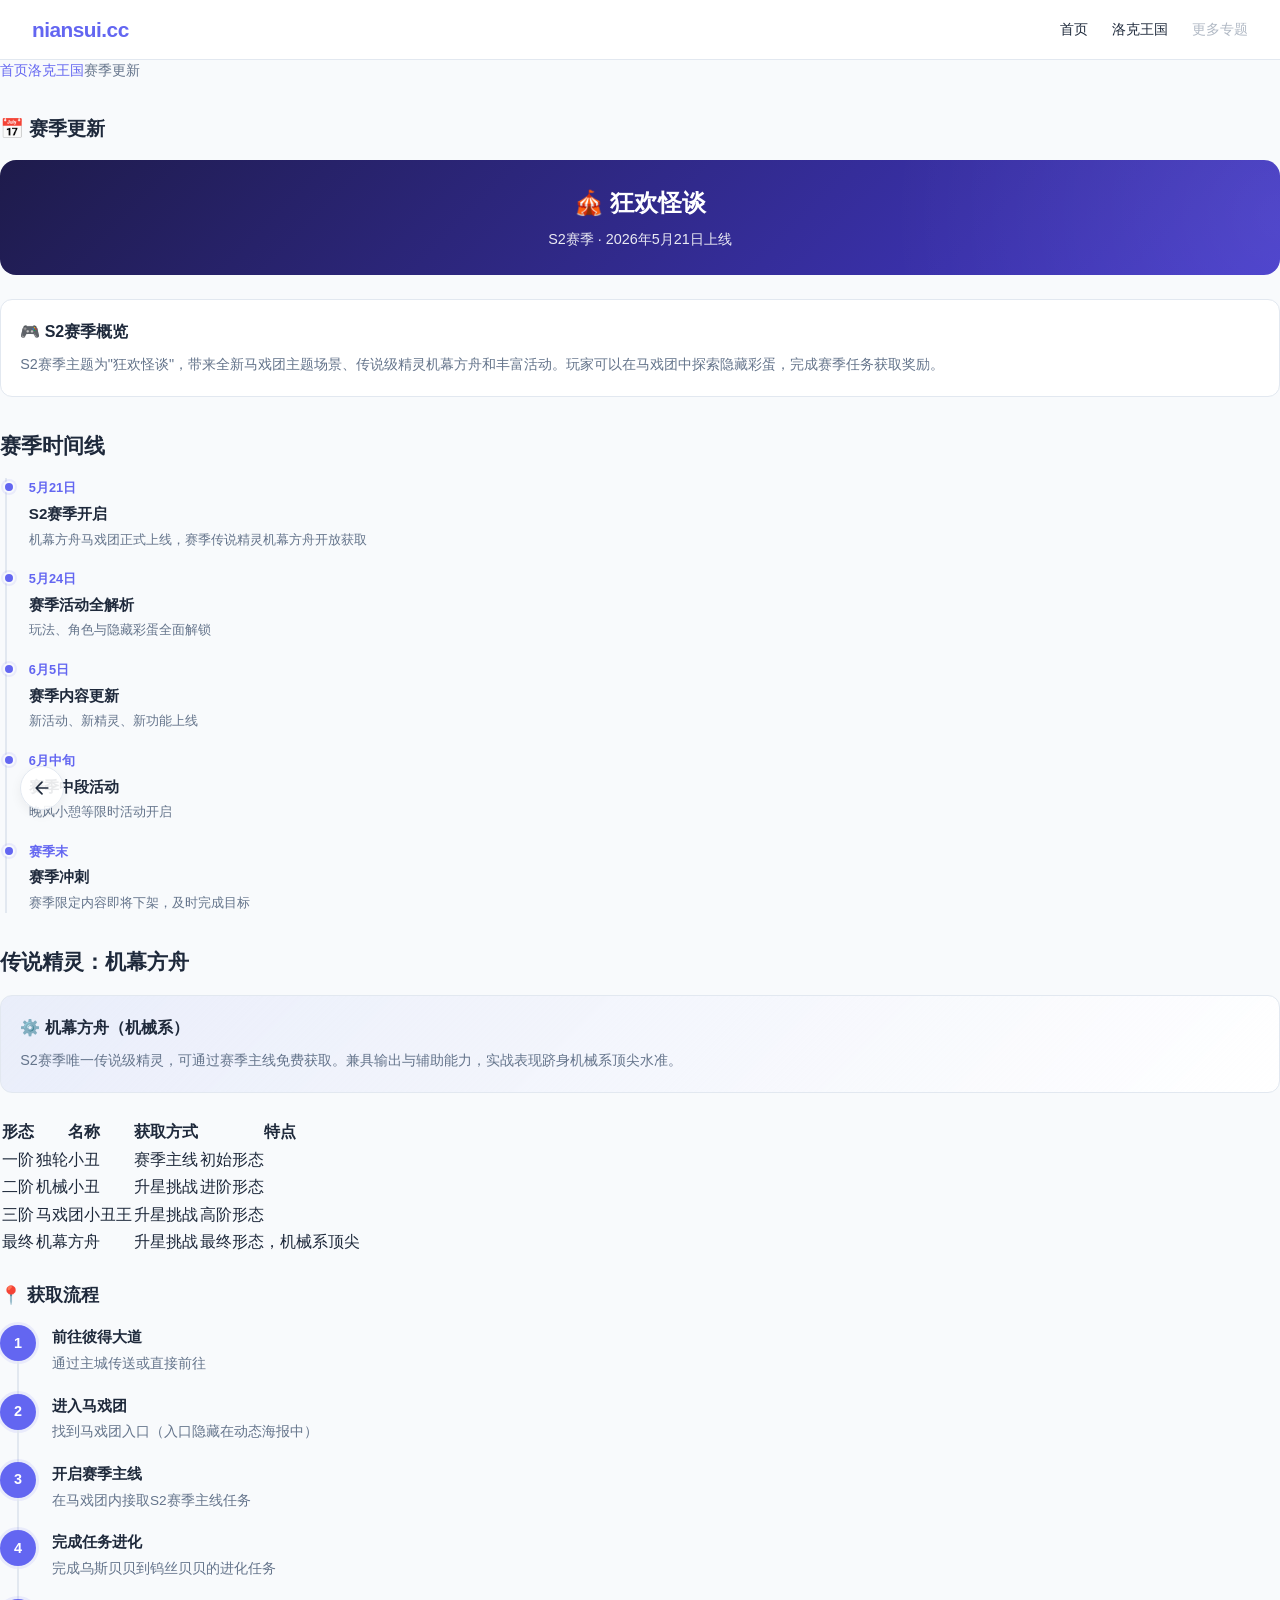
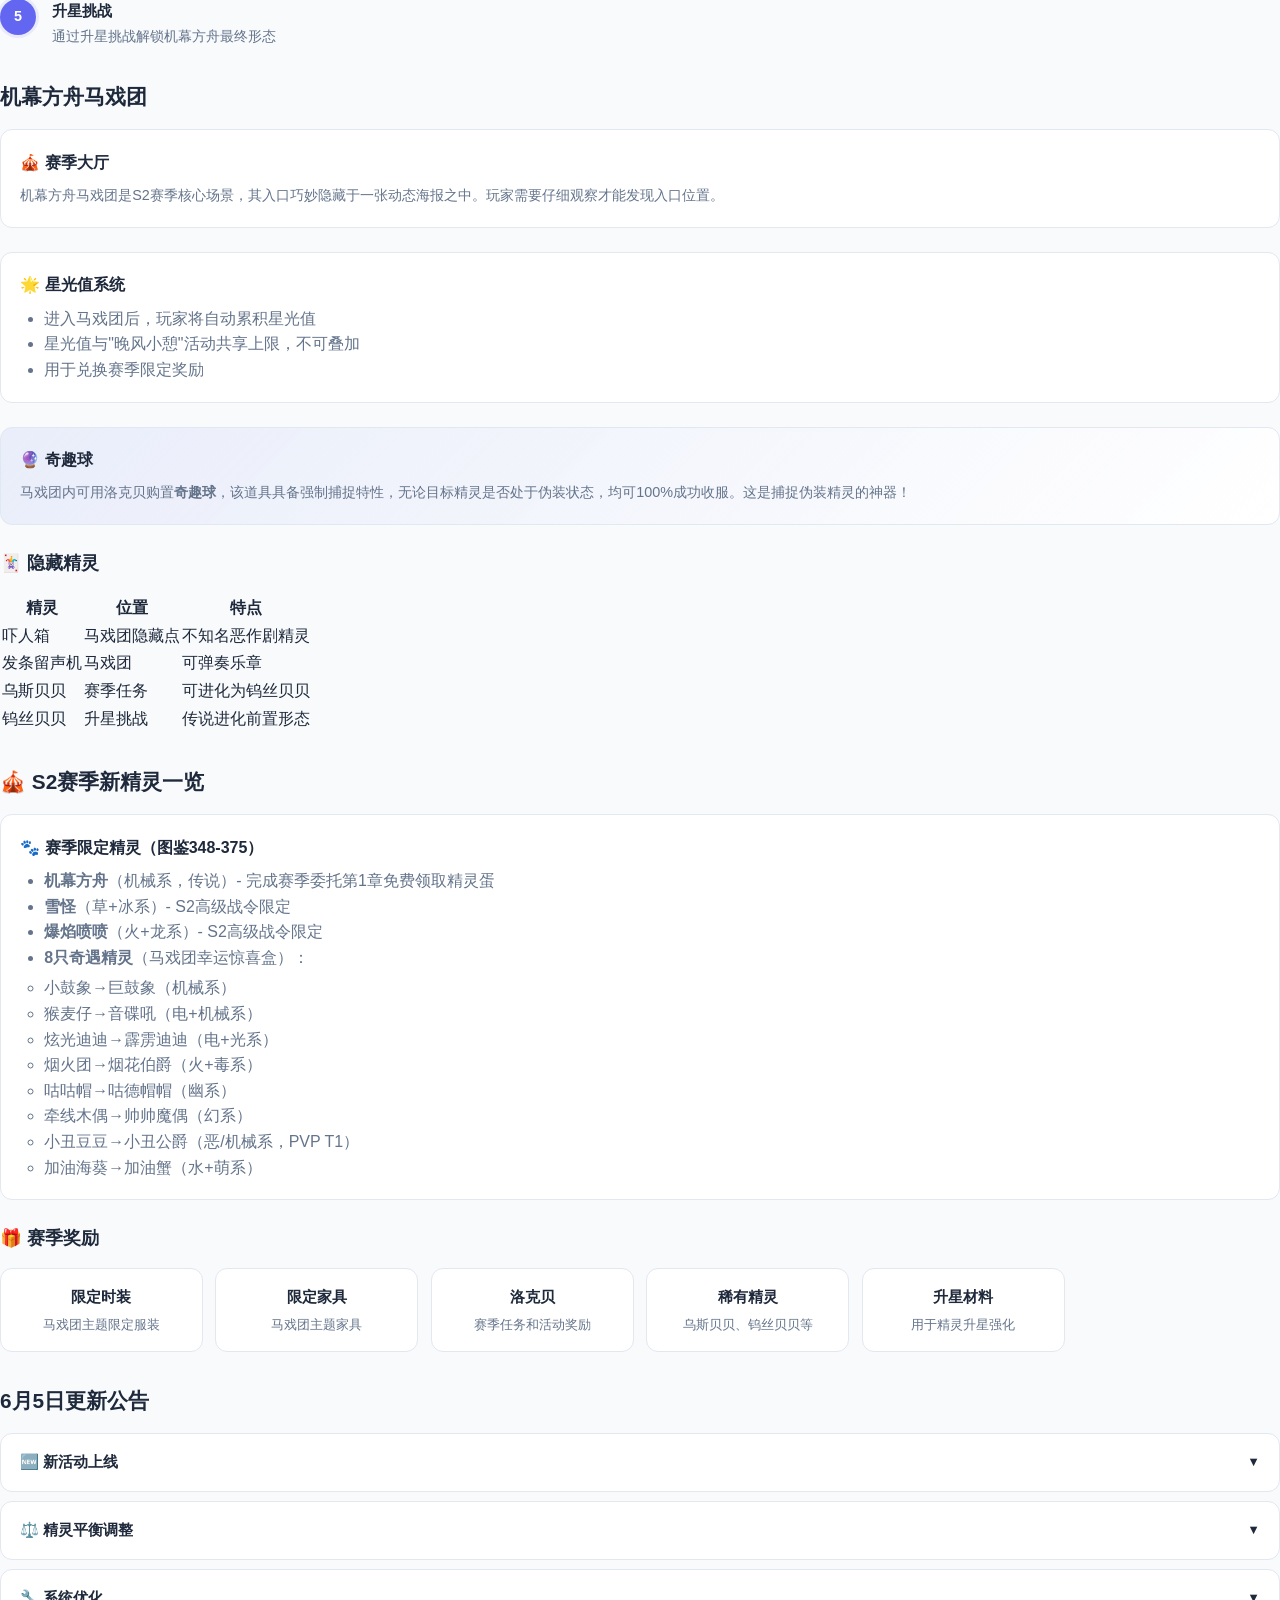
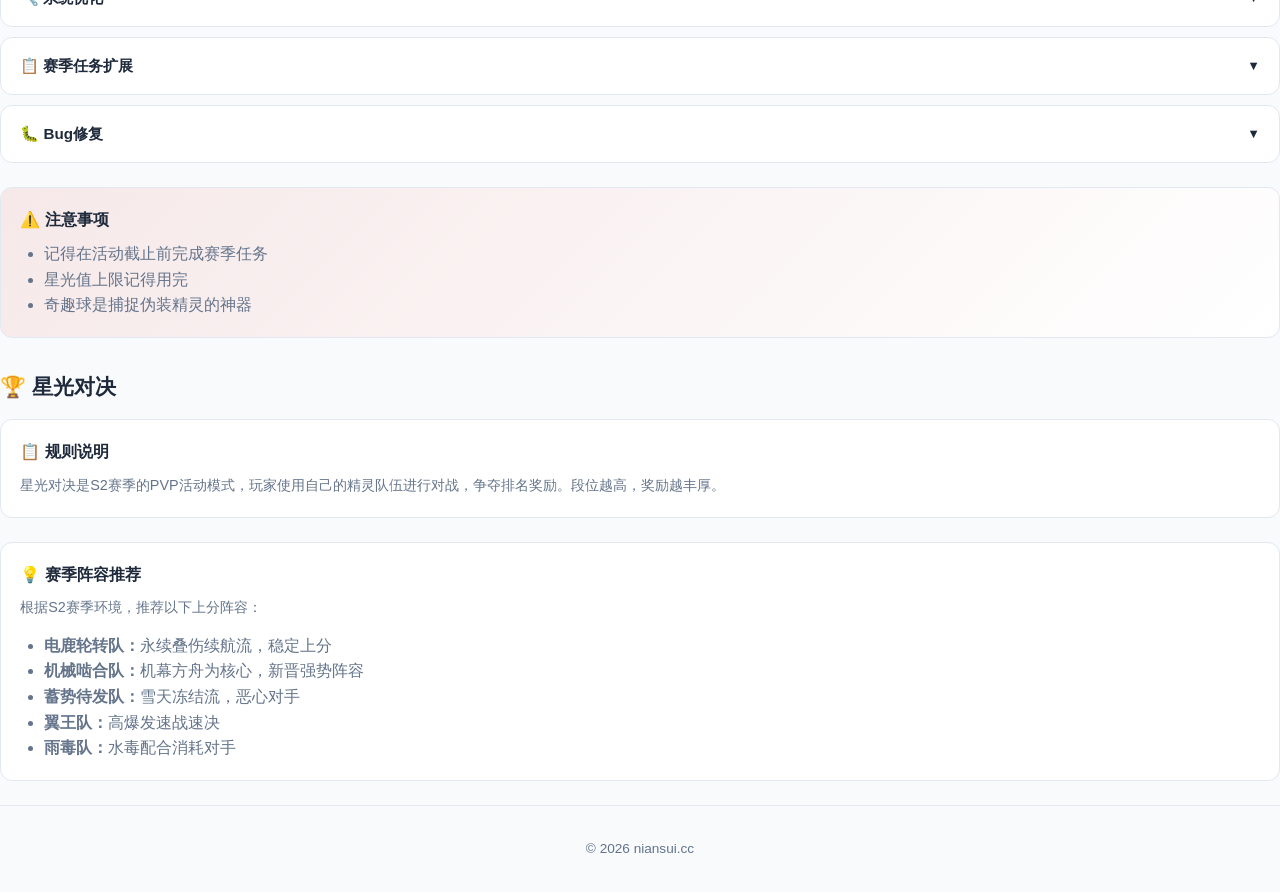
<file: roco/season.html>
<!DOCTYPE html><html lang="zh-CN"><head><meta charSet="utf-8"/><meta name="viewport" content="width=device-width, initial-scale=1.0"/><meta name="viewport" content="width=device-width, initial-scale=1"/><link rel="stylesheet" href="/_next/static/chunks/44s_sa0r8vdyf.css" data-precedence="next"/><link rel="preload" as="script" fetchPriority="low" href="/_next/static/chunks/1jq4o6yq14o4c.js"/><script src="/_next/static/chunks/2ckqm4grawju5.js" async=""></script><script src="/_next/static/chunks/2nykiepra7i1k.js" async=""></script><script src="/_next/static/chunks/turbopack-1l0ut4nocedlo.js" async=""></script><script src="/_next/static/chunks/158myu8e_yme3.js" async=""></script><script src="/_next/static/chunks/2kk9n5mb6024h.js" async=""></script><meta name="theme-color" content="#6366f1"/><link rel="icon" href="data:image/svg+xml,&lt;svg xmlns=&#x27;http://www.w3.org/2000/svg&#x27; viewBox=&#x27;0 0 100 100&#x27;&gt;&lt;text y=&#x27;.9em&#x27; font-size=&#x27;90&#x27;&gt;🐾&lt;/text&gt;&lt;/svg&gt;"/><title>赛季更新 · 洛克王国：世界</title><meta name="description" content="S2赛季狂欢怪谈内容、机幕方舟机制、赛季限定精灵、6月5日更新、星光对决"/><script src="/_next/static/chunks/0cz1d0mv5g_q7.js" noModule=""></script></head><body><div hidden=""><!--$--><!--/$--></div><nav class="navbar"><a href="/" class="nav-brand">niansui.cc</a><div class="nav-links"><a href="/">首页</a><a href="/roco">洛克王国</a><span class="nav-disabled">更多专题</span></div><button class="mobile-menu-btn" id="mobile-menu-btn">☰</button></nav><div class="mobile-nav" id="mobile-nav"><a href="/">首页</a><a href="/roco">洛克王国</a><span class="nav-disabled-mobile">更多专题（敬请期待）</span></div><main class="main-content"><div><div class="breadcrumb"><a href="/">首页</a><span></span><a href="/roco">洛克王国</a><span></span><span>赛季更新</span></div><h1 class="section-title">📅 赛季更新</h1><div class="season-banner"><h2>🎪 狂欢怪谈</h2><p>S2赛季 · 2026年5月21日上线</p></div><div class="info-card"><h4>🎮 S2赛季概览</h4><p>S2赛季主题为&quot;狂欢怪谈&quot;，带来全新马戏团主题场景、传说级精灵机幕方舟和丰富活动。玩家可以在马戏团中探索隐藏彩蛋，完成赛季任务获取奖励。</p></div><h2 class="section-title" style="font-size:1.3rem;margin-top:2rem">赛季时间线</h2><div class="update-timeline"><div class="timeline-item"><div class="timeline-dot"></div><div class="timeline-date">5月21日</div><div class="timeline-content"><h4>S2赛季开启</h4><p>机幕方舟马戏团正式上线，赛季传说精灵机幕方舟开放获取</p></div></div><div class="timeline-item"><div class="timeline-dot"></div><div class="timeline-date">5月24日</div><div class="timeline-content"><h4>赛季活动全解析</h4><p>玩法、角色与隐藏彩蛋全面解锁</p></div></div><div class="timeline-item"><div class="timeline-dot"></div><div class="timeline-date">6月5日</div><div class="timeline-content"><h4>赛季内容更新</h4><p>新活动、新精灵、新功能上线</p></div></div><div class="timeline-item"><div class="timeline-dot"></div><div class="timeline-date">6月中旬</div><div class="timeline-content"><h4>赛季中段活动</h4><p>晚风小憩等限时活动开启</p></div></div><div class="timeline-item"><div class="timeline-dot"></div><div class="timeline-date">赛季末</div><div class="timeline-content"><h4>赛季冲刺</h4><p>赛季限定内容即将下架，及时完成目标</p></div></div></div><h2 class="section-title" style="font-size:1.3rem;margin-top:2rem">传说精灵：机幕方舟</h2><div class="info-card" style="background:linear-gradient(135deg, rgba(102, 126, 234, 0.1), var(--bg-card))"><h4>⚙️ 机幕方舟（机械系）</h4><p>S2赛季唯一传说级精灵，可通过赛季主线免费获取。兼具输出与辅助能力，实战表现跻身机械系顶尖水准。</p></div><table class="data-table" style="margin-top:1rem"><thead><tr><th>形态</th><th>名称</th><th>获取方式</th><th>特点</th></tr></thead><tbody><tr><td>一阶</td><td>独轮小丑</td><td>赛季主线</td><td>初始形态</td></tr><tr><td>二阶</td><td>机械小丑</td><td>升星挑战</td><td>进阶形态</td></tr><tr><td>三阶</td><td>马戏团小丑王</td><td>升星挑战</td><td>高阶形态</td></tr><tr><td>最终</td><td>机幕方舟</td><td>升星挑战</td><td>最终形态，机械系顶尖</td></tr></tbody></table><h2 class="section-title" style="font-size:1.1rem;margin-top:1.5rem">📍 获取流程</h2><div class="steps"><div class="step"><div class="step-num">1</div><div class="step-content"><h4>前往彼得大道</h4><p>通过主城传送或直接前往</p></div></div><div class="step"><div class="step-num">2</div><div class="step-content"><h4>进入马戏团</h4><p>找到马戏团入口（入口隐藏在动态海报中）</p></div></div><div class="step"><div class="step-num">3</div><div class="step-content"><h4>开启赛季主线</h4><p>在马戏团内接取S2赛季主线任务</p></div></div><div class="step"><div class="step-num">4</div><div class="step-content"><h4>完成任务进化</h4><p>完成乌斯贝贝到钨丝贝贝的进化任务</p></div></div><div class="step"><div class="step-num">5</div><div class="step-content"><h4>升星挑战</h4><p>通过升星挑战解锁机幕方舟最终形态</p></div></div></div><h2 class="section-title" style="font-size:1.3rem;margin-top:2rem">机幕方舟马戏团</h2><div class="info-card"><h4>🎪 赛季大厅</h4><p>机幕方舟马戏团是S2赛季核心场景，其入口巧妙隐藏于一张动态海报之中。玩家需要仔细观察才能发现入口位置。</p></div><div class="info-card" style="margin-top:1rem"><h4>🌟 星光值系统</h4><ul style="margin-top:0.5rem;padding-left:1.5rem;color:var(--text-secondary)"><li>进入马戏团后，玩家将自动累积星光值</li><li>星光值与&quot;晚风小憩&quot;活动共享上限，不可叠加</li><li>用于兑换赛季限定奖励</li></ul></div><div class="info-card" style="margin-top:1rem;background:linear-gradient(135deg, rgba(102, 126, 234, 0.1), var(--bg-card))"><h4>🔮 奇趣球</h4><p>马戏团内可用洛克贝购置<strong>奇趣球</strong>，该道具具备强制捕捉特性，无论目标精灵是否处于伪装状态，均可100%成功收服。这是捕捉伪装精灵的神器！</p></div><h2 class="section-title" style="font-size:1.1rem;margin-top:1.5rem">🃏 隐藏精灵</h2><table class="data-table"><thead><tr><th>精灵</th><th>位置</th><th>特点</th></tr></thead><tbody><tr><td>吓人箱</td><td>马戏团隐藏点</td><td>不知名恶作剧精灵</td></tr><tr><td>发条留声机</td><td>马戏团</td><td>可弹奏乐章</td></tr><tr><td>乌斯贝贝</td><td>赛季任务</td><td>可进化为钨丝贝贝</td></tr><tr><td>钨丝贝贝</td><td>升星挑战</td><td>传说进化前置形态</td></tr></tbody></table><h2 class="section-title" style="font-size:1.3rem;margin-top:2rem">🎪 S2赛季新精灵一览</h2><div class="info-card"><h4>🐾 赛季限定精灵（图鉴348-375）</h4><ul style="margin-top:0.5rem;padding-left:1.5rem;color:var(--text-secondary)"><li><strong>机幕方舟</strong>（机械系，传说）- 完成赛季委托第1章免费领取精灵蛋</li><li><strong>雪怪</strong>（草+冰系）- S2高级战令限定</li><li><strong>爆焰喷喷</strong>（火+龙系）- S2高级战令限定</li><li><strong>8只奇遇精灵</strong>（马戏团幸运惊喜盒）：<ul style="margin-top:0.3rem"><li>小鼓象→巨鼓象（机械系）</li><li>猴麦仔→音碟吼（电+机械系）</li><li>炫光迪迪→霹雳迪迪（电+光系）</li><li>烟火团→烟花伯爵（火+毒系）</li><li>咕咕帽→咕德帽帽（幽系）</li><li>牵线木偶→帅帅魔偶（幻系）</li><li>小丑豆豆→小丑公爵（恶/机械系，PVP T1）</li><li>加油海葵→加油蟹（水+萌系）</li></ul></li></ul></div><h2 class="section-title" style="font-size:1.1rem;margin-top:1.5rem">🎁 赛季奖励</h2><div class="card-grid"><div class="card"><h3>限定时装</h3><p>马戏团主题限定服装</p></div><div class="card"><h3>限定家具</h3><p>马戏团主题家具</p></div><div class="card"><h3>洛克贝</h3><p>赛季任务和活动奖励</p></div><div class="card"><h3>稀有精灵</h3><p>乌斯贝贝、钨丝贝贝等</p></div><div class="card"><h3>升星材料</h3><p>用于精灵升星强化</p></div></div><h2 class="section-title" style="font-size:1.3rem;margin-top:2rem">6月5日更新公告</h2><div class="accordion"><div class="accordion-header"><span>🆕 新活动上线</span><span class="accordion-icon ">▼</span></div><div class="accordion-content "><p>晚风小憩等限时活动开放，完成活动任务可获得丰厚奖励，包括洛克贝、限定家具和赛季道具。</p></div></div><div class="accordion"><div class="accordion-header"><span>⚖️ 精灵平衡调整</span><span class="accordion-icon ">▼</span></div><div class="accordion-content "><p>部分PVP热门精灵技能数值调整，包括部分传说级精灵的伤害和防御数值微调，保持游戏平衡性。</p></div></div><div class="accordion"><div class="accordion-header"><span>🔧 系统优化</span><span class="accordion-icon ">▼</span></div><div class="accordion-content "><p>孵蛋体验改善，捕捉手感优化，UI细节调整，提升整体游戏流畅度。</p></div></div><div class="accordion"><div class="accordion-header"><span>📋 赛季任务扩展</span><span class="accordion-icon ">▼</span></div><div class="accordion-content "><p>新增机幕方舟升星挑战内容，完成更高难度的升星任务可解锁更多奖励。</p></div></div><div class="accordion"><div class="accordion-header"><span>🐛 Bug修复</span><span class="accordion-icon ">▼</span></div><div class="accordion-content "><p>修复了若干已知问题，包括特定场景下的显示异常和部分技能描述错误。</p></div></div><div class="info-card" style="margin-top:1.5rem;background:linear-gradient(135deg, rgba(231, 76, 60, 0.1), var(--bg-card))"><h4>⚠️ 注意事项</h4><ul style="margin-top:0.5rem;padding-left:1.5rem;color:var(--text-secondary)"><li>记得在活动截止前完成赛季任务</li><li>星光值上限记得用完</li><li>奇趣球是捕捉伪装精灵的神器</li></ul></div><h2 class="section-title" style="font-size:1.3rem;margin-top:2rem">🏆 星光对决</h2><div class="info-card"><h4>📋 规则说明</h4><p>星光对决是S2赛季的PVP活动模式，玩家使用自己的精灵队伍进行对战，争夺排名奖励。段位越高，奖励越丰厚。</p></div><div class="info-card" style="margin-top:1rem"><h4>💡 赛季阵容推荐</h4><p>根据S2赛季环境，推荐以下上分阵容：</p><ul style="margin-top:0.8rem;padding-left:1.5rem;color:var(--text-secondary)"><li><strong>电鹿轮转队：</strong>永续叠伤续航流，稳定上分</li><li><strong>机械啮合队：</strong>机幕方舟为核心，新晋强势阵容</li><li><strong>蓄势待发队：</strong>雪天冻结流，恶心对手</li><li><strong>翼王队：</strong>高爆发速战速决</li><li><strong>雨毒队：</strong>水毒配合消耗对手</li></ul></div></div><!--$--><!--/$--></main><footer class="footer"><p>© 2026 niansui.cc</p></footer><div class="floating-back-btn" id="floating-back-btn"><button id="floating-back-btn-inner" aria-label="返回上一页"><svg width="20" height="20" viewBox="0 0 24 24" fill="none" stroke="currentColor" stroke-width="2" stroke-linecap="round" stroke-linejoin="round"><path d="M19 12H5M12 19l-7-7 7-7"></path></svg></button></div><button class="back-to-top" id="back-to-top" aria-label="返回顶部">↑</button><script>
          (function(){
            var mb=document.getElementById('mobile-menu-btn');
            var mn=document.getElementById('mobile-nav');
            if(mb&&mn){
              mb.addEventListener('click',function(){
                mn.classList.toggle('open');
                mb.textContent=mn.classList.contains('open')?'✕':'☰';
              });
            }
            var btn=document.getElementById('back-to-top');
            if(btn){
              window.addEventListener('scroll',function(){
                btn.classList.toggle('visible',window.scrollY>300);
              });
              btn.addEventListener('click',function(){
                window.scrollTo({top:0,behavior:'smooth'});
              });
            }
            var backBtn=document.getElementById('floating-back-btn');
            var backBtnInner=document.getElementById('floating-back-btn-inner');
            function checkBackButton(){
              var isSubPage=window.location.pathname!=='/' && !window.location.pathname.endsWith('/') && !window.location.pathname.endsWith('/index.html');
              if(backBtn){
                backBtn.style.display=isSubPage?'flex':'none';
              }
            }
            if(backBtnInner){
              backBtnInner.addEventListener('click',function(){
                window.history.back();
              });
            }
            checkBackButton();
            window.addEventListener('popstate',checkBackButton);
          })();
        </script><script src="/_next/static/chunks/1jq4o6yq14o4c.js" id="_R_" async=""></script><script>(self.__next_f=self.__next_f||[]).push([0])</script><script>self.__next_f.push([1,"1:\"$Sreact.fragment\"\n2:I[39756,[\"/_next/static/chunks/158myu8e_yme3.js\"],\"default\"]\n3:I[37457,[\"/_next/static/chunks/158myu8e_yme3.js\"],\"default\"]\na:I[68027,[\"/_next/static/chunks/158myu8e_yme3.js\"],\"default\",1]\n:HL[\"/_next/static/chunks/44s_sa0r8vdyf.css\",\"style\"]\n4:T5db,"])</script><script>self.__next_f.push([1,"\n          (function(){\n            var mb=document.getElementById('mobile-menu-btn');\n            var mn=document.getElementById('mobile-nav');\n            if(mb\u0026\u0026mn){\n              mb.addEventListener('click',function(){\n                mn.classList.toggle('open');\n                mb.textContent=mn.classList.contains('open')?'✕':'☰';\n              });\n            }\n            var btn=document.getElementById('back-to-top');\n            if(btn){\n              window.addEventListener('scroll',function(){\n                btn.classList.toggle('visible',window.scrollY\u003e300);\n              });\n              btn.addEventListener('click',function(){\n                window.scrollTo({top:0,behavior:'smooth'});\n              });\n            }\n            var backBtn=document.getElementById('floating-back-btn');\n            var backBtnInner=document.getElementById('floating-back-btn-inner');\n            function checkBackButton(){\n              var isSubPage=window.location.pathname!=='/' \u0026\u0026 !window.location.pathname.endsWith('/') \u0026\u0026 !window.location.pathname.endsWith('/index.html');\n              if(backBtn){\n                backBtn.style.display=isSubPage?'flex':'none';\n              }\n            }\n            if(backBtnInner){\n              backBtnInner.addEventListener('click',function(){\n                window.history.back();\n              });\n            }\n            checkBackButton();\n            window.addEventListener('popstate',checkBackButton);\n          })();\n        "])</script><script>self.__next_f.push([1,"0:{\"P\":null,\"c\":[\"\",\"roco\",\"season\"],\"q\":\"\",\"i\":false,\"f\":[[[\"\",{\"children\":[\"roco\",{\"children\":[\"season\",{\"children\":[\"__PAGE__\",{}]}]}]},\"$undefined\",\"$undefined\",16],[[\"$\",\"$1\",\"c\",{\"children\":[[[\"$\",\"link\",\"0\",{\"rel\":\"stylesheet\",\"href\":\"/_next/static/chunks/44s_sa0r8vdyf.css\",\"precedence\":\"next\",\"crossOrigin\":\"$undefined\",\"nonce\":\"$undefined\"}],[\"$\",\"script\",\"script-0\",{\"src\":\"/_next/static/chunks/158myu8e_yme3.js\",\"async\":true,\"nonce\":\"$undefined\"}]],[\"$\",\"html\",null,{\"lang\":\"zh-CN\",\"children\":[[\"$\",\"head\",null,{\"children\":[[\"$\",\"meta\",null,{\"name\":\"viewport\",\"content\":\"width=device-width, initial-scale=1.0\"}],[\"$\",\"meta\",null,{\"name\":\"theme-color\",\"content\":\"#6366f1\"}],[\"$\",\"link\",null,{\"rel\":\"icon\",\"href\":\"data:image/svg+xml,\u003csvg xmlns='http://www.w3.org/2000/svg' viewBox='0 0 100 100'\u003e\u003ctext y='.9em' font-size='90'\u003e🐾\u003c/text\u003e\u003c/svg\u003e\"}]]}],[\"$\",\"body\",null,{\"children\":[[\"$\",\"nav\",null,{\"className\":\"navbar\",\"children\":[[\"$\",\"a\",null,{\"href\":\"/\",\"className\":\"nav-brand\",\"children\":\"niansui.cc\"}],[\"$\",\"div\",null,{\"className\":\"nav-links\",\"children\":[[\"$\",\"a\",null,{\"href\":\"/\",\"children\":\"首页\"}],[\"$\",\"a\",null,{\"href\":\"/roco\",\"children\":\"洛克王国\"}],[\"$\",\"span\",null,{\"className\":\"nav-disabled\",\"children\":\"更多专题\"}]]}],[\"$\",\"button\",null,{\"className\":\"mobile-menu-btn\",\"id\":\"mobile-menu-btn\",\"children\":\"☰\"}]]}],[\"$\",\"div\",null,{\"className\":\"mobile-nav\",\"id\":\"mobile-nav\",\"children\":[[\"$\",\"a\",null,{\"href\":\"/\",\"children\":\"首页\"}],[\"$\",\"a\",null,{\"href\":\"/roco\",\"children\":\"洛克王国\"}],[\"$\",\"span\",null,{\"className\":\"nav-disabled-mobile\",\"children\":\"更多专题（敬请期待）\"}]]}],[\"$\",\"main\",null,{\"className\":\"main-content\",\"children\":[\"$\",\"$L2\",null,{\"parallelRouterKey\":\"children\",\"error\":\"$undefined\",\"errorStyles\":\"$undefined\",\"errorScripts\":\"$undefined\",\"template\":[\"$\",\"$L3\",null,{}],\"templateStyles\":\"$undefined\",\"templateScripts\":\"$undefined\",\"notFound\":[[[\"$\",\"title\",null,{\"children\":\"404: This page could not be found.\"}],[\"$\",\"div\",null,{\"style\":{\"fontFamily\":\"system-ui,\\\"Segoe UI\\\",Roboto,Helvetica,Arial,sans-serif,\\\"Apple Color Emoji\\\",\\\"Segoe UI Emoji\\\"\",\"height\":\"100vh\",\"textAlign\":\"center\",\"display\":\"flex\",\"flexDirection\":\"column\",\"alignItems\":\"center\",\"justifyContent\":\"center\"},\"children\":[\"$\",\"div\",null,{\"children\":[[\"$\",\"style\",null,{\"dangerouslySetInnerHTML\":{\"__html\":\"body{color:#000;background:#fff;margin:0}.next-error-h1{border-right:1px solid rgba(0,0,0,.3)}@media (prefers-color-scheme:dark){body{color:#fff;background:#000}.next-error-h1{border-right:1px solid rgba(255,255,255,.3)}}\"}}],[\"$\",\"h1\",null,{\"className\":\"next-error-h1\",\"style\":{\"display\":\"inline-block\",\"margin\":\"0 20px 0 0\",\"padding\":\"0 23px 0 0\",\"fontSize\":24,\"fontWeight\":500,\"verticalAlign\":\"top\",\"lineHeight\":\"49px\"},\"children\":404}],[\"$\",\"div\",null,{\"style\":{\"display\":\"inline-block\"},\"children\":[\"$\",\"h2\",null,{\"style\":{\"fontSize\":14,\"fontWeight\":400,\"lineHeight\":\"49px\",\"margin\":0},\"children\":\"This page could not be found.\"}]}]]}]}]],[]],\"forbidden\":\"$undefined\",\"unauthorized\":\"$undefined\"}]}],[\"$\",\"footer\",null,{\"className\":\"footer\",\"children\":[\"$\",\"p\",null,{\"children\":\"© 2026 niansui.cc\"}]}],[\"$\",\"div\",null,{\"className\":\"floating-back-btn\",\"id\":\"floating-back-btn\",\"children\":[\"$\",\"button\",null,{\"id\":\"floating-back-btn-inner\",\"aria-label\":\"返回上一页\",\"children\":[\"$\",\"svg\",null,{\"width\":\"20\",\"height\":\"20\",\"viewBox\":\"0 0 24 24\",\"fill\":\"none\",\"stroke\":\"currentColor\",\"strokeWidth\":\"2\",\"strokeLinecap\":\"round\",\"strokeLinejoin\":\"round\",\"children\":[\"$\",\"path\",null,{\"d\":\"M19 12H5M12 19l-7-7 7-7\"}]}]}]}],[\"$\",\"button\",null,{\"className\":\"back-to-top\",\"id\":\"back-to-top\",\"aria-label\":\"返回顶部\",\"children\":\"↑\"}],[\"$\",\"script\",null,{\"dangerouslySetInnerHTML\":{\"__html\":\"$4\"}}]]}]]}]]}],{\"children\":[\"$L5\",{\"children\":[\"$L6\",{\"children\":[\"$L7\",{},null,false,null]},null,false,\"$@8\"]},null,false,\"$@8\"]},null,false,null],\"$L9\",false]],\"m\":\"$undefined\",\"G\":[\"$a\",[\"$Lb\"]],\"S\":true,\"h\":null,\"s\":\"$undefined\",\"l\":\"$undefined\",\"p\":\"$undefined\",\"d\":\"$undefined\",\"b\":\"J3s9py5JvZojjhT8x7fWj\"}\n"])</script><script>self.__next_f.push([1,"c:I[90966,[\"/_next/static/chunks/158myu8e_yme3.js\",\"/_next/static/chunks/2kk9n5mb6024h.js\"],\"default\"]\nd:I[97367,[\"/_next/static/chunks/158myu8e_yme3.js\"],\"OutletBoundary\"]\ne:\"$Sreact.suspense\"\n11:I[97367,[\"/_next/static/chunks/158myu8e_yme3.js\"],\"ViewportBoundary\"]\n13:I[97367,[\"/_next/static/chunks/158myu8e_yme3.js\"],\"MetadataBoundary\"]\n5:[\"$\",\"$1\",\"c\",{\"children\":[null,[\"$\",\"$L2\",null,{\"parallelRouterKey\":\"children\",\"error\":\"$undefined\",\"errorStyles\":\"$undefined\",\"errorScripts\":\"$undefined\",\"template\":[\"$\",\"$L3\",null,{}],\"templateStyles\":\"$undefined\",\"templateScripts\":\"$undefined\",\"notFound\":\"$undefined\",\"forbidden\":\"$undefined\",\"unauthorized\":\"$undefined\"}]]}]\n6:[\"$\",\"$1\",\"c\",{\"children\":[null,[\"$\",\"$L2\",null,{\"parallelRouterKey\":\"children\",\"error\":\"$undefined\",\"errorStyles\":\"$undefined\",\"errorScripts\":\"$undefined\",\"template\":[\"$\",\"$L3\",null,{}],\"templateStyles\":\"$undefined\",\"templateScripts\":\"$undefined\",\"notFound\":\"$undefined\",\"forbidden\":\"$undefined\",\"unauthorized\":\"$undefined\"}]]}]\n7:[\"$\",\"$1\",\"c\",{\"children\":[[\"$\",\"$Lc\",null,{}],[[\"$\",\"script\",\"script-0\",{\"src\":\"/_next/static/chunks/2kk9n5mb6024h.js\",\"async\":true,\"nonce\":\"$undefined\"}]],[\"$\",\"$Ld\",null,{\"children\":[\"$\",\"$e\",null,{\"name\":\"Next.MetadataOutlet\",\"children\":\"$@f\"}]}]]}]\n10:[]\n8:\"$W10\"\n9:[\"$\",\"$1\",\"h\",{\"children\":[null,[\"$\",\"$L11\",null,{\"children\":\"$L12\"}],[\"$\",\"div\",null,{\"hidden\":true,\"children\":[\"$\",\"$L13\",null,{\"children\":[\"$\",\"$e\",null,{\"name\":\"Next.Metadata\",\"children\":\"$L14\"}]}]}],null]}]\nb:[\"$\",\"link\",\"0\",{\"rel\":\"stylesheet\",\"href\":\"/_next/static/chunks/44s_sa0r8vdyf.css\",\"precedence\":\"next\",\"crossOrigin\":\"$undefined\",\"nonce\":\"$undefined\"}]\n"])</script><script>self.__next_f.push([1,"12:[[\"$\",\"meta\",\"0\",{\"charSet\":\"utf-8\"}],[\"$\",\"meta\",\"1\",{\"name\":\"viewport\",\"content\":\"width=device-width, initial-scale=1\"}]]\n"])</script><script>self.__next_f.push([1,"f:null\n14:[[\"$\",\"title\",\"0\",{\"children\":\"赛季更新 · 洛克王国：世界\"}],[\"$\",\"meta\",\"1\",{\"name\":\"description\",\"content\":\"S2赛季狂欢怪谈内容、机幕方舟机制、赛季限定精灵、6月5日更新、星光对决\"}]]\n"])</script></body></html>
</file>
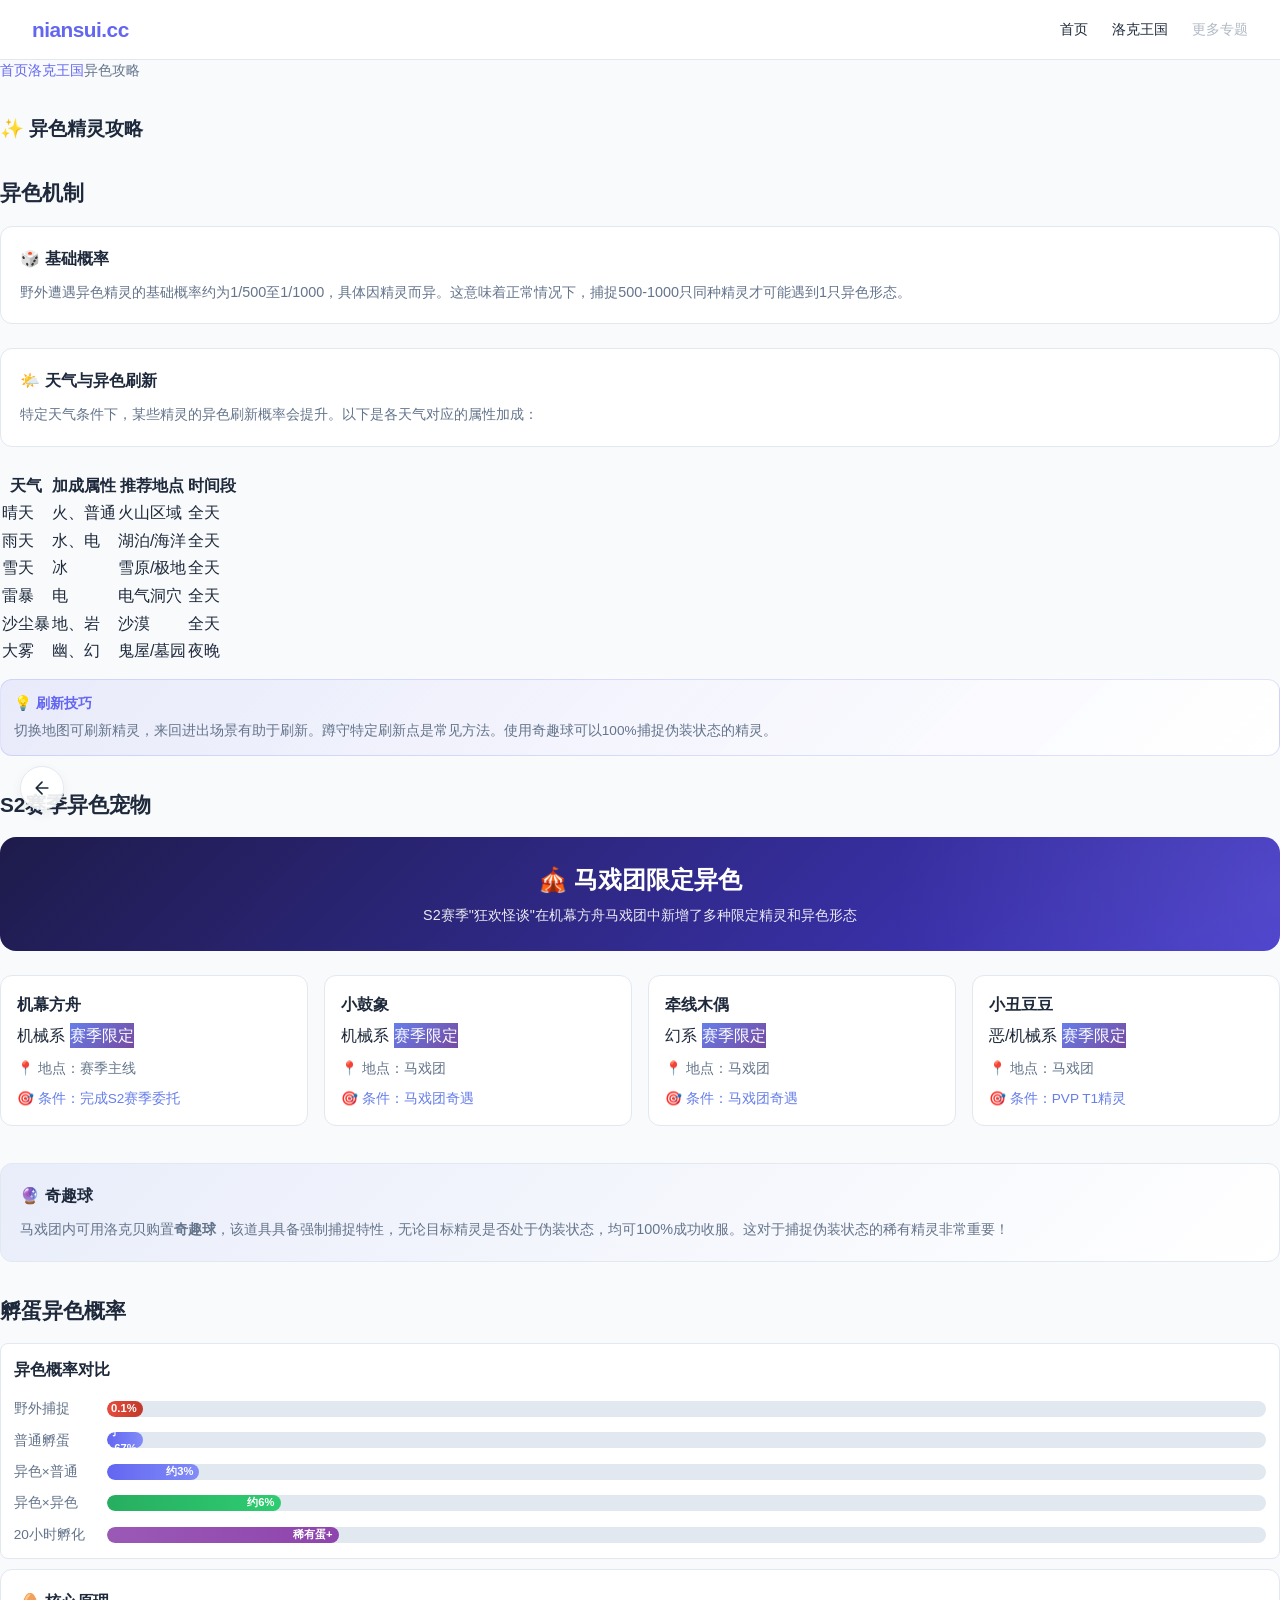
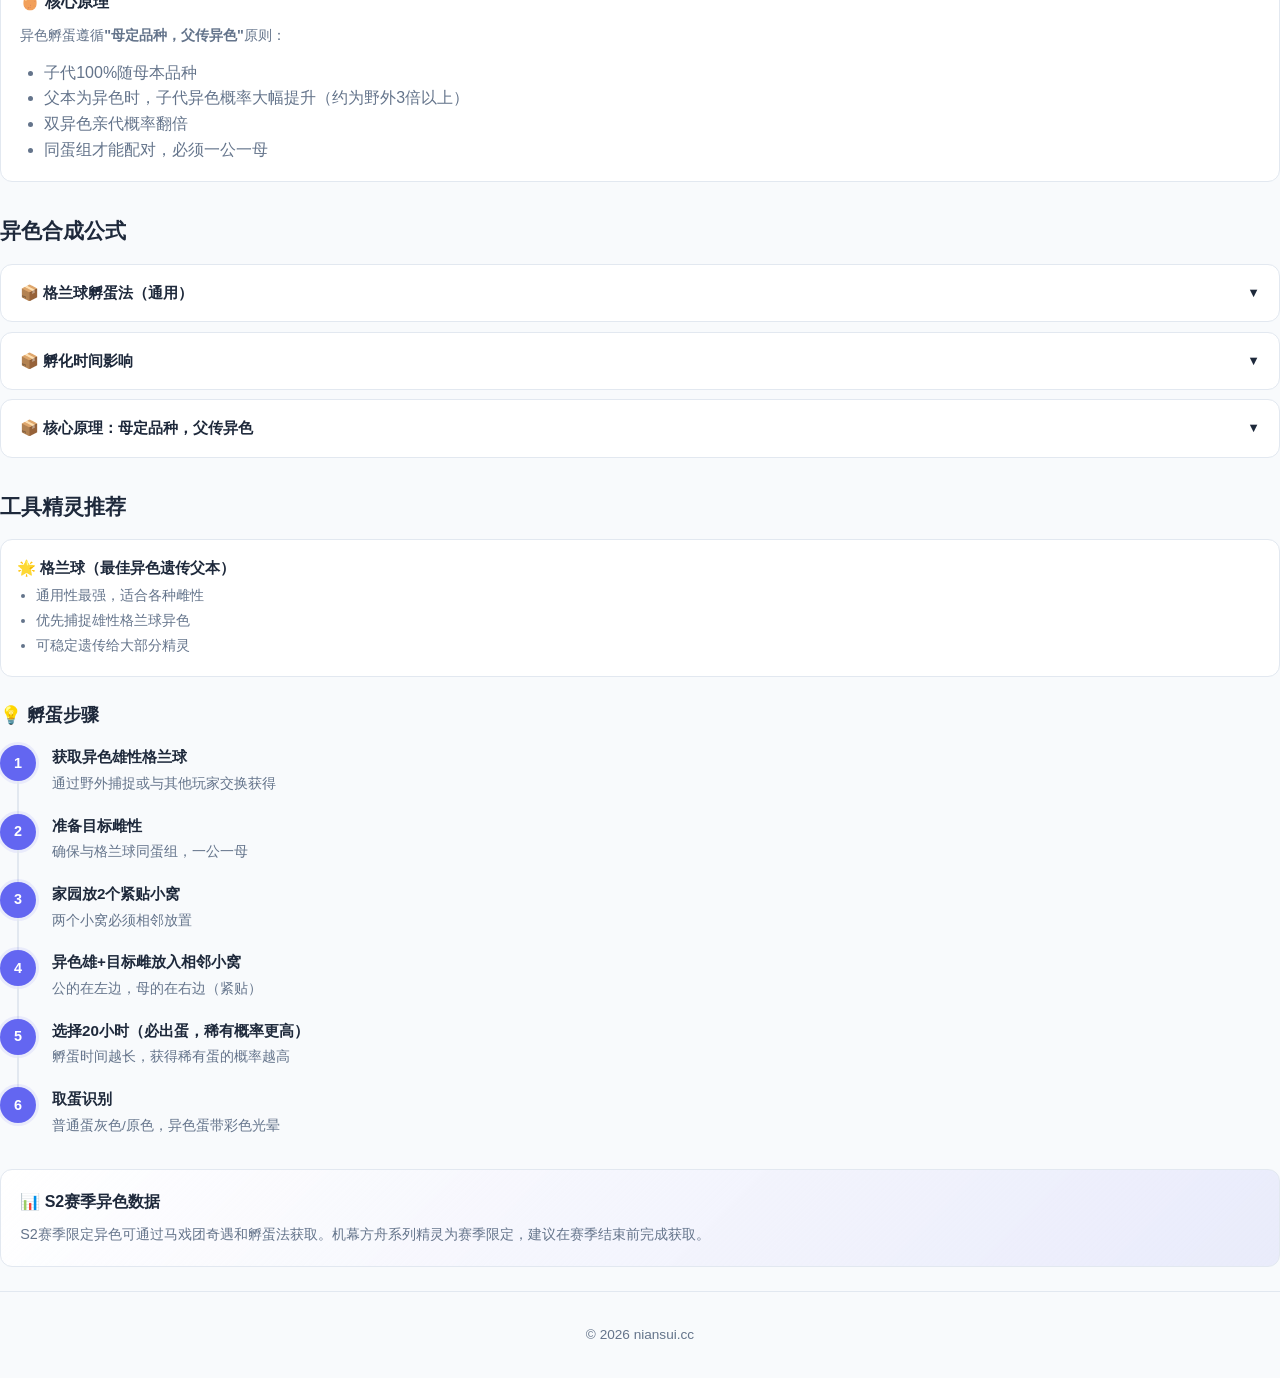
<file: roco/shiny.html>
<!DOCTYPE html><html lang="zh-CN"><head><meta charSet="utf-8"/><meta name="viewport" content="width=device-width, initial-scale=1.0"/><meta name="viewport" content="width=device-width, initial-scale=1"/><link rel="stylesheet" href="/_next/static/chunks/44s_sa0r8vdyf.css" data-precedence="next"/><link rel="preload" as="script" fetchPriority="low" href="/_next/static/chunks/1jq4o6yq14o4c.js"/><script src="/_next/static/chunks/2ckqm4grawju5.js" async=""></script><script src="/_next/static/chunks/2nykiepra7i1k.js" async=""></script><script src="/_next/static/chunks/turbopack-1l0ut4nocedlo.js" async=""></script><script src="/_next/static/chunks/158myu8e_yme3.js" async=""></script><script src="/_next/static/chunks/0w0vg0mxjkghl.js" async=""></script><meta name="theme-color" content="#6366f1"/><link rel="icon" href="data:image/svg+xml,&lt;svg xmlns=&#x27;http://www.w3.org/2000/svg&#x27; viewBox=&#x27;0 0 100 100&#x27;&gt;&lt;text y=&#x27;.9em&#x27; font-size=&#x27;90&#x27;&gt;🐾&lt;/text&gt;&lt;/svg&gt;"/><title>异色攻略 · 洛克王国：世界</title><meta name="description" content="异色机制说明、S2赛季异色宠物抓取攻略、天气与异色刷新关系"/><script src="/_next/static/chunks/0cz1d0mv5g_q7.js" noModule=""></script></head><body><div hidden=""><!--$--><!--/$--></div><nav class="navbar"><a href="/" class="nav-brand">niansui.cc</a><div class="nav-links"><a href="/">首页</a><a href="/roco">洛克王国</a><span class="nav-disabled">更多专题</span></div><button class="mobile-menu-btn" id="mobile-menu-btn">☰</button></nav><div class="mobile-nav" id="mobile-nav"><a href="/">首页</a><a href="/roco">洛克王国</a><span class="nav-disabled-mobile">更多专题（敬请期待）</span></div><main class="main-content"><div><div class="breadcrumb"><a href="/">首页</a><span></span><a href="/roco">洛克王国</a><span></span><span>异色攻略</span></div><h1 class="section-title">✨ 异色精灵攻略</h1><h2 class="section-title" style="font-size:1.3rem">异色机制</h2><div class="info-card"><h4>🎲 基础概率</h4><p>野外遭遇异色精灵的基础概率约为1/500至1/1000，具体因精灵而异。这意味着正常情况下，捕捉500-1000只同种精灵才可能遇到1只异色形态。</p></div><div class="info-card"><h4>🌤️ 天气与异色刷新</h4><p>特定天气条件下，某些精灵的异色刷新概率会提升。以下是各天气对应的属性加成：</p></div><table class="data-table"><thead><tr><th>天气</th><th>加成属性</th><th>推荐地点</th><th>时间段</th></tr></thead><tbody><tr><td>晴天</td><td>火、普通</td><td>火山区域</td><td>全天</td></tr><tr><td>雨天</td><td>水、电</td><td>湖泊/海洋</td><td>全天</td></tr><tr><td>雪天</td><td>冰</td><td>雪原/极地</td><td>全天</td></tr><tr><td>雷暴</td><td>电</td><td>电气洞穴</td><td>全天</td></tr><tr><td>沙尘暴</td><td>地、岩</td><td>沙漠</td><td>全天</td></tr><tr><td>大雾</td><td>幽、幻</td><td>鬼屋/墓园</td><td>夜晚</td></tr></tbody></table><div class="refresh-tip"><h4>💡 刷新技巧</h4><p>切换地图可刷新精灵，来回进出场景有助于刷新。蹲守特定刷新点是常见方法。使用奇趣球可以100%捕捉伪装状态的精灵。</p></div><h2 class="section-title" style="font-size:1.3rem">S2赛季异色宠物</h2><div class="season-banner"><h2>🎪 马戏团限定异色</h2><p>S2赛季&quot;狂欢怪谈&quot;在机幕方舟马戏团中新增了多种限定精灵和异色形态</p></div><div style="display:grid;grid-template-columns:repeat(auto-fill, minmax(280px, 1fr));gap:1rem"><div class="pet-card"><div class="pet-card-header"><div><div class="pet-name">机幕方舟</div><div class="pet-tags"><span class="card-tag">机械<!-- -->系</span><span class="card-tag" style="background:linear-gradient(135deg, #667eea, #764ba2);color:#fff">赛季限定</span></div></div></div><div style="font-size:0.85rem;color:var(--text-secondary);margin-bottom:0.5rem">📍 地点：<!-- -->赛季主线</div><div style="font-size:0.85rem;color:#667eea">🎯 条件：<!-- -->完成S2赛季委托</div></div><div class="pet-card"><div class="pet-card-header"><div><div class="pet-name">小鼓象</div><div class="pet-tags"><span class="card-tag">机械<!-- -->系</span><span class="card-tag" style="background:linear-gradient(135deg, #667eea, #764ba2);color:#fff">赛季限定</span></div></div></div><div style="font-size:0.85rem;color:var(--text-secondary);margin-bottom:0.5rem">📍 地点：<!-- -->马戏团</div><div style="font-size:0.85rem;color:#667eea">🎯 条件：<!-- -->马戏团奇遇</div></div><div class="pet-card"><div class="pet-card-header"><div><div class="pet-name">牵线木偶</div><div class="pet-tags"><span class="card-tag">幻<!-- -->系</span><span class="card-tag" style="background:linear-gradient(135deg, #667eea, #764ba2);color:#fff">赛季限定</span></div></div></div><div style="font-size:0.85rem;color:var(--text-secondary);margin-bottom:0.5rem">📍 地点：<!-- -->马戏团</div><div style="font-size:0.85rem;color:#667eea">🎯 条件：<!-- -->马戏团奇遇</div></div><div class="pet-card"><div class="pet-card-header"><div><div class="pet-name">小丑豆豆</div><div class="pet-tags"><span class="card-tag">恶/机械<!-- -->系</span><span class="card-tag" style="background:linear-gradient(135deg, #667eea, #764ba2);color:#fff">赛季限定</span></div></div></div><div style="font-size:0.85rem;color:var(--text-secondary);margin-bottom:0.5rem">📍 地点：<!-- -->马戏团</div><div style="font-size:0.85rem;color:#667eea">🎯 条件：<!-- -->PVP T1精灵</div></div></div><div class="info-card" style="margin-top:1.5rem;background:linear-gradient(135deg, rgba(102, 126, 234, 0.1), var(--bg-card))"><h4>🔮 奇趣球</h4><p>马戏团内可用洛克贝购置<strong>奇趣球</strong>，该道具具备强制捕捉特性，无论目标精灵是否处于伪装状态，均可100%成功收服。这对于捕捉伪装状态的稀有精灵非常重要！</p></div><h2 class="section-title" style="font-size:1.3rem">孵蛋异色概率</h2><div class="probability-bar"><h4 style="margin-bottom:1rem;font-size:1rem">异色概率对比</h4><div class="probability-item"><span class="probability-label">野外捕捉</span><div class="probability-track"><div class="probability-fill" style="width:0.5%;background:linear-gradient(90deg, #e74c3c, #c0392b)">0.1%</div></div></div><div class="probability-item"><span class="probability-label">普通孵蛋</span><div class="probability-track"><div class="probability-fill" style="width:1%">约0.67%</div></div></div><div class="probability-item"><span class="probability-label">异色×普通</span><div class="probability-track"><div class="probability-fill" style="width:8%">约3%</div></div></div><div class="probability-item"><span class="probability-label">异色×异色</span><div class="probability-track"><div class="probability-fill" style="width:15%;background:linear-gradient(90deg, #27ae60, #2ecc71)">约6%</div></div></div><div class="probability-item"><span class="probability-label">20小时孵化</span><div class="probability-track"><div class="probability-fill" style="width:20%;background:linear-gradient(90deg, #9b59b6, #8e44ad)">稀有蛋+</div></div></div></div><div class="info-card"><h4>🥚 核心原理</h4><p>异色孵蛋遵循<strong>&quot;母定品种，父传异色&quot;</strong>原则：</p><ul style="margin-top:0.8rem;padding-left:1.5rem;color:var(--text-secondary)"><li>子代100%随母本品种</li><li>父本为异色时，子代异色概率大幅提升（约为野外3倍以上）</li><li>双异色亲代概率翻倍</li><li>同蛋组才能配对，必须一公一母</li></ul></div><h2 class="section-title" style="font-size:1.3rem">异色合成公式</h2><div class="accordion"><div class="accordion-header"><span>📦 <!-- -->格兰球孵蛋法（通用）</span><span class="accordion-icon ">▼</span></div><div class="accordion-content "><p>异色雄性格兰球 + 目标雌性（同蛋组）= 对应异色精灵。这是目前最稳定、最通用的异色获取方式。格兰球作为父本可以遗传给几乎所有精灵异色形态。</p></div></div><div class="accordion"><div class="accordion-header"><span>📦 <!-- -->孵化时间影响</span><span class="accordion-icon ">▼</span></div><div class="accordion-content "><p>选择更长的孵化时间（20小时）可以获得稀有蛋，异色概率更高。普通孵蛋（4-8小时）产出稳定但稀有概率较低。</p></div></div><div class="accordion"><div class="accordion-header"><span>📦 <!-- -->核心原理：母定品种，父传异色</span><span class="accordion-icon ">▼</span></div><div class="accordion-content "><p>子代100%随母本品种，父本为异色时，子代异色概率大幅提升（约3倍野外概率）。双异色亲代概率翻倍。同蛋组才能配对，必须一公一母。</p></div></div><h2 class="section-title" style="font-size:1.3rem">工具精灵推荐</h2><div class="tool-pet"><h4>🌟 格兰球（最佳异色遗传父本）</h4><ul><li>通用性最强，适合各种雌性</li><li>优先捕捉雄性格兰球异色</li><li>可稳定遗传给大部分精灵</li></ul></div><h2 class="section-title" style="font-size:1.1rem;margin-top:1.5rem">💡 孵蛋步骤</h2><div class="steps"><div class="step"><div class="step-num">1</div><div class="step-content"><h4>获取异色雄性格兰球</h4><p>通过野外捕捉或与其他玩家交换获得</p></div></div><div class="step"><div class="step-num">2</div><div class="step-content"><h4>准备目标雌性</h4><p>确保与格兰球同蛋组，一公一母</p></div></div><div class="step"><div class="step-num">3</div><div class="step-content"><h4>家园放2个紧贴小窝</h4><p>两个小窝必须相邻放置</p></div></div><div class="step"><div class="step-num">4</div><div class="step-content"><h4>异色雄+目标雌放入相邻小窝</h4><p>公的在左边，母的在右边（紧贴）</p></div></div><div class="step"><div class="step-num">5</div><div class="step-content"><h4>选择20小时（必出蛋，稀有概率更高）</h4><p>孵蛋时间越长，获得稀有蛋的概率越高</p></div></div><div class="step"><div class="step-num">6</div><div class="step-content"><h4>取蛋识别</h4><p>普通蛋灰色/原色，异色蛋带彩色光晕</p></div></div></div><div class="info-card" style="margin-top:2rem;background:linear-gradient(135deg, var(--bg-card), var(--color-primary-light))"><h4>📊 S2赛季异色数据</h4><p>S2赛季限定异色可通过马戏团奇遇和孵蛋法获取。机幕方舟系列精灵为赛季限定，建议在赛季结束前完成获取。</p></div></div><!--$--><!--/$--></main><footer class="footer"><p>© 2026 niansui.cc</p></footer><div class="floating-back-btn" id="floating-back-btn"><button id="floating-back-btn-inner" aria-label="返回上一页"><svg width="20" height="20" viewBox="0 0 24 24" fill="none" stroke="currentColor" stroke-width="2" stroke-linecap="round" stroke-linejoin="round"><path d="M19 12H5M12 19l-7-7 7-7"></path></svg></button></div><button class="back-to-top" id="back-to-top" aria-label="返回顶部">↑</button><script>
          (function(){
            var mb=document.getElementById('mobile-menu-btn');
            var mn=document.getElementById('mobile-nav');
            if(mb&&mn){
              mb.addEventListener('click',function(){
                mn.classList.toggle('open');
                mb.textContent=mn.classList.contains('open')?'✕':'☰';
              });
            }
            var btn=document.getElementById('back-to-top');
            if(btn){
              window.addEventListener('scroll',function(){
                btn.classList.toggle('visible',window.scrollY>300);
              });
              btn.addEventListener('click',function(){
                window.scrollTo({top:0,behavior:'smooth'});
              });
            }
            var backBtn=document.getElementById('floating-back-btn');
            var backBtnInner=document.getElementById('floating-back-btn-inner');
            function checkBackButton(){
              var isSubPage=window.location.pathname!=='/' && !window.location.pathname.endsWith('/') && !window.location.pathname.endsWith('/index.html');
              if(backBtn){
                backBtn.style.display=isSubPage?'flex':'none';
              }
            }
            if(backBtnInner){
              backBtnInner.addEventListener('click',function(){
                window.history.back();
              });
            }
            checkBackButton();
            window.addEventListener('popstate',checkBackButton);
          })();
        </script><script src="/_next/static/chunks/1jq4o6yq14o4c.js" id="_R_" async=""></script><script>(self.__next_f=self.__next_f||[]).push([0])</script><script>self.__next_f.push([1,"1:\"$Sreact.fragment\"\n2:I[39756,[\"/_next/static/chunks/158myu8e_yme3.js\"],\"default\"]\n3:I[37457,[\"/_next/static/chunks/158myu8e_yme3.js\"],\"default\"]\na:I[68027,[\"/_next/static/chunks/158myu8e_yme3.js\"],\"default\",1]\n:HL[\"/_next/static/chunks/44s_sa0r8vdyf.css\",\"style\"]\n4:T5db,"])</script><script>self.__next_f.push([1,"\n          (function(){\n            var mb=document.getElementById('mobile-menu-btn');\n            var mn=document.getElementById('mobile-nav');\n            if(mb\u0026\u0026mn){\n              mb.addEventListener('click',function(){\n                mn.classList.toggle('open');\n                mb.textContent=mn.classList.contains('open')?'✕':'☰';\n              });\n            }\n            var btn=document.getElementById('back-to-top');\n            if(btn){\n              window.addEventListener('scroll',function(){\n                btn.classList.toggle('visible',window.scrollY\u003e300);\n              });\n              btn.addEventListener('click',function(){\n                window.scrollTo({top:0,behavior:'smooth'});\n              });\n            }\n            var backBtn=document.getElementById('floating-back-btn');\n            var backBtnInner=document.getElementById('floating-back-btn-inner');\n            function checkBackButton(){\n              var isSubPage=window.location.pathname!=='/' \u0026\u0026 !window.location.pathname.endsWith('/') \u0026\u0026 !window.location.pathname.endsWith('/index.html');\n              if(backBtn){\n                backBtn.style.display=isSubPage?'flex':'none';\n              }\n            }\n            if(backBtnInner){\n              backBtnInner.addEventListener('click',function(){\n                window.history.back();\n              });\n            }\n            checkBackButton();\n            window.addEventListener('popstate',checkBackButton);\n          })();\n        "])</script><script>self.__next_f.push([1,"0:{\"P\":null,\"c\":[\"\",\"roco\",\"shiny\"],\"q\":\"\",\"i\":false,\"f\":[[[\"\",{\"children\":[\"roco\",{\"children\":[\"shiny\",{\"children\":[\"__PAGE__\",{}]}]}]},\"$undefined\",\"$undefined\",16],[[\"$\",\"$1\",\"c\",{\"children\":[[[\"$\",\"link\",\"0\",{\"rel\":\"stylesheet\",\"href\":\"/_next/static/chunks/44s_sa0r8vdyf.css\",\"precedence\":\"next\",\"crossOrigin\":\"$undefined\",\"nonce\":\"$undefined\"}],[\"$\",\"script\",\"script-0\",{\"src\":\"/_next/static/chunks/158myu8e_yme3.js\",\"async\":true,\"nonce\":\"$undefined\"}]],[\"$\",\"html\",null,{\"lang\":\"zh-CN\",\"children\":[[\"$\",\"head\",null,{\"children\":[[\"$\",\"meta\",null,{\"name\":\"viewport\",\"content\":\"width=device-width, initial-scale=1.0\"}],[\"$\",\"meta\",null,{\"name\":\"theme-color\",\"content\":\"#6366f1\"}],[\"$\",\"link\",null,{\"rel\":\"icon\",\"href\":\"data:image/svg+xml,\u003csvg xmlns='http://www.w3.org/2000/svg' viewBox='0 0 100 100'\u003e\u003ctext y='.9em' font-size='90'\u003e🐾\u003c/text\u003e\u003c/svg\u003e\"}]]}],[\"$\",\"body\",null,{\"children\":[[\"$\",\"nav\",null,{\"className\":\"navbar\",\"children\":[[\"$\",\"a\",null,{\"href\":\"/\",\"className\":\"nav-brand\",\"children\":\"niansui.cc\"}],[\"$\",\"div\",null,{\"className\":\"nav-links\",\"children\":[[\"$\",\"a\",null,{\"href\":\"/\",\"children\":\"首页\"}],[\"$\",\"a\",null,{\"href\":\"/roco\",\"children\":\"洛克王国\"}],[\"$\",\"span\",null,{\"className\":\"nav-disabled\",\"children\":\"更多专题\"}]]}],[\"$\",\"button\",null,{\"className\":\"mobile-menu-btn\",\"id\":\"mobile-menu-btn\",\"children\":\"☰\"}]]}],[\"$\",\"div\",null,{\"className\":\"mobile-nav\",\"id\":\"mobile-nav\",\"children\":[[\"$\",\"a\",null,{\"href\":\"/\",\"children\":\"首页\"}],[\"$\",\"a\",null,{\"href\":\"/roco\",\"children\":\"洛克王国\"}],[\"$\",\"span\",null,{\"className\":\"nav-disabled-mobile\",\"children\":\"更多专题（敬请期待）\"}]]}],[\"$\",\"main\",null,{\"className\":\"main-content\",\"children\":[\"$\",\"$L2\",null,{\"parallelRouterKey\":\"children\",\"error\":\"$undefined\",\"errorStyles\":\"$undefined\",\"errorScripts\":\"$undefined\",\"template\":[\"$\",\"$L3\",null,{}],\"templateStyles\":\"$undefined\",\"templateScripts\":\"$undefined\",\"notFound\":[[[\"$\",\"title\",null,{\"children\":\"404: This page could not be found.\"}],[\"$\",\"div\",null,{\"style\":{\"fontFamily\":\"system-ui,\\\"Segoe UI\\\",Roboto,Helvetica,Arial,sans-serif,\\\"Apple Color Emoji\\\",\\\"Segoe UI Emoji\\\"\",\"height\":\"100vh\",\"textAlign\":\"center\",\"display\":\"flex\",\"flexDirection\":\"column\",\"alignItems\":\"center\",\"justifyContent\":\"center\"},\"children\":[\"$\",\"div\",null,{\"children\":[[\"$\",\"style\",null,{\"dangerouslySetInnerHTML\":{\"__html\":\"body{color:#000;background:#fff;margin:0}.next-error-h1{border-right:1px solid rgba(0,0,0,.3)}@media (prefers-color-scheme:dark){body{color:#fff;background:#000}.next-error-h1{border-right:1px solid rgba(255,255,255,.3)}}\"}}],[\"$\",\"h1\",null,{\"className\":\"next-error-h1\",\"style\":{\"display\":\"inline-block\",\"margin\":\"0 20px 0 0\",\"padding\":\"0 23px 0 0\",\"fontSize\":24,\"fontWeight\":500,\"verticalAlign\":\"top\",\"lineHeight\":\"49px\"},\"children\":404}],[\"$\",\"div\",null,{\"style\":{\"display\":\"inline-block\"},\"children\":[\"$\",\"h2\",null,{\"style\":{\"fontSize\":14,\"fontWeight\":400,\"lineHeight\":\"49px\",\"margin\":0},\"children\":\"This page could not be found.\"}]}]]}]}]],[]],\"forbidden\":\"$undefined\",\"unauthorized\":\"$undefined\"}]}],[\"$\",\"footer\",null,{\"className\":\"footer\",\"children\":[\"$\",\"p\",null,{\"children\":\"© 2026 niansui.cc\"}]}],[\"$\",\"div\",null,{\"className\":\"floating-back-btn\",\"id\":\"floating-back-btn\",\"children\":[\"$\",\"button\",null,{\"id\":\"floating-back-btn-inner\",\"aria-label\":\"返回上一页\",\"children\":[\"$\",\"svg\",null,{\"width\":\"20\",\"height\":\"20\",\"viewBox\":\"0 0 24 24\",\"fill\":\"none\",\"stroke\":\"currentColor\",\"strokeWidth\":\"2\",\"strokeLinecap\":\"round\",\"strokeLinejoin\":\"round\",\"children\":[\"$\",\"path\",null,{\"d\":\"M19 12H5M12 19l-7-7 7-7\"}]}]}]}],[\"$\",\"button\",null,{\"className\":\"back-to-top\",\"id\":\"back-to-top\",\"aria-label\":\"返回顶部\",\"children\":\"↑\"}],[\"$\",\"script\",null,{\"dangerouslySetInnerHTML\":{\"__html\":\"$4\"}}]]}]]}]]}],{\"children\":[\"$L5\",{\"children\":[\"$L6\",{\"children\":[\"$L7\",{},null,false,null]},null,false,\"$@8\"]},null,false,\"$@8\"]},null,false,null],\"$L9\",false]],\"m\":\"$undefined\",\"G\":[\"$a\",[\"$Lb\"]],\"S\":true,\"h\":null,\"s\":\"$undefined\",\"l\":\"$undefined\",\"p\":\"$undefined\",\"d\":\"$undefined\",\"b\":\"J3s9py5JvZojjhT8x7fWj\"}\n"])</script><script>self.__next_f.push([1,"c:I[74520,[\"/_next/static/chunks/158myu8e_yme3.js\",\"/_next/static/chunks/0w0vg0mxjkghl.js\"],\"default\"]\nd:I[97367,[\"/_next/static/chunks/158myu8e_yme3.js\"],\"OutletBoundary\"]\ne:\"$Sreact.suspense\"\n11:I[97367,[\"/_next/static/chunks/158myu8e_yme3.js\"],\"ViewportBoundary\"]\n13:I[97367,[\"/_next/static/chunks/158myu8e_yme3.js\"],\"MetadataBoundary\"]\n5:[\"$\",\"$1\",\"c\",{\"children\":[null,[\"$\",\"$L2\",null,{\"parallelRouterKey\":\"children\",\"error\":\"$undefined\",\"errorStyles\":\"$undefined\",\"errorScripts\":\"$undefined\",\"template\":[\"$\",\"$L3\",null,{}],\"templateStyles\":\"$undefined\",\"templateScripts\":\"$undefined\",\"notFound\":\"$undefined\",\"forbidden\":\"$undefined\",\"unauthorized\":\"$undefined\"}]]}]\n6:[\"$\",\"$1\",\"c\",{\"children\":[null,[\"$\",\"$L2\",null,{\"parallelRouterKey\":\"children\",\"error\":\"$undefined\",\"errorStyles\":\"$undefined\",\"errorScripts\":\"$undefined\",\"template\":[\"$\",\"$L3\",null,{}],\"templateStyles\":\"$undefined\",\"templateScripts\":\"$undefined\",\"notFound\":\"$undefined\",\"forbidden\":\"$undefined\",\"unauthorized\":\"$undefined\"}]]}]\n7:[\"$\",\"$1\",\"c\",{\"children\":[[\"$\",\"$Lc\",null,{}],[[\"$\",\"script\",\"script-0\",{\"src\":\"/_next/static/chunks/0w0vg0mxjkghl.js\",\"async\":true,\"nonce\":\"$undefined\"}]],[\"$\",\"$Ld\",null,{\"children\":[\"$\",\"$e\",null,{\"name\":\"Next.MetadataOutlet\",\"children\":\"$@f\"}]}]]}]\n10:[]\n8:\"$W10\"\n9:[\"$\",\"$1\",\"h\",{\"children\":[null,[\"$\",\"$L11\",null,{\"children\":\"$L12\"}],[\"$\",\"div\",null,{\"hidden\":true,\"children\":[\"$\",\"$L13\",null,{\"children\":[\"$\",\"$e\",null,{\"name\":\"Next.Metadata\",\"children\":\"$L14\"}]}]}],null]}]\nb:[\"$\",\"link\",\"0\",{\"rel\":\"stylesheet\",\"href\":\"/_next/static/chunks/44s_sa0r8vdyf.css\",\"precedence\":\"next\",\"crossOrigin\":\"$undefined\",\"nonce\":\"$undefined\"}]\n"])</script><script>self.__next_f.push([1,"12:[[\"$\",\"meta\",\"0\",{\"charSet\":\"utf-8\"}],[\"$\",\"meta\",\"1\",{\"name\":\"viewport\",\"content\":\"width=device-width, initial-scale=1\"}]]\n"])</script><script>self.__next_f.push([1,"f:null\n14:[[\"$\",\"title\",\"0\",{\"children\":\"异色攻略 · 洛克王国：世界\"}],[\"$\",\"meta\",\"1\",{\"name\":\"description\",\"content\":\"异色机制说明、S2赛季异色宠物抓取攻略、天气与异色刷新关系\"}]]\n"])</script></body></html>
</file>
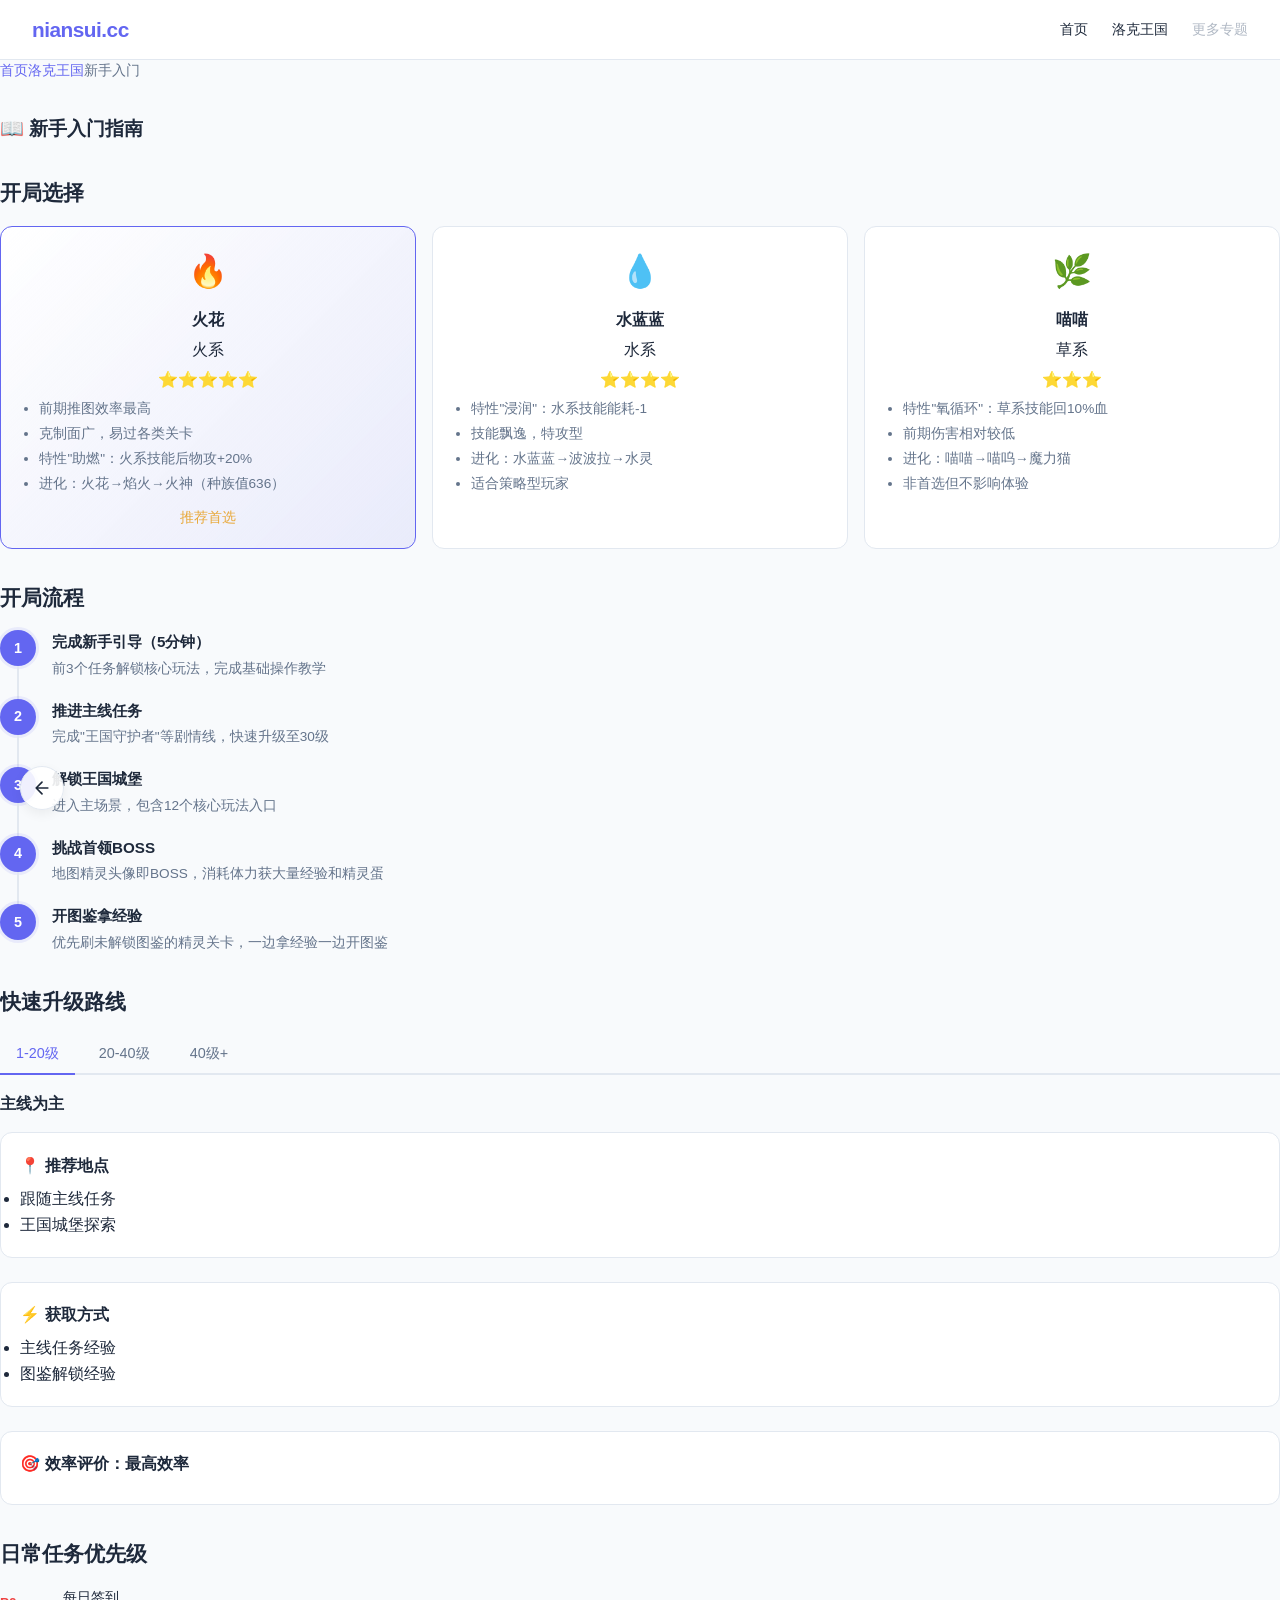
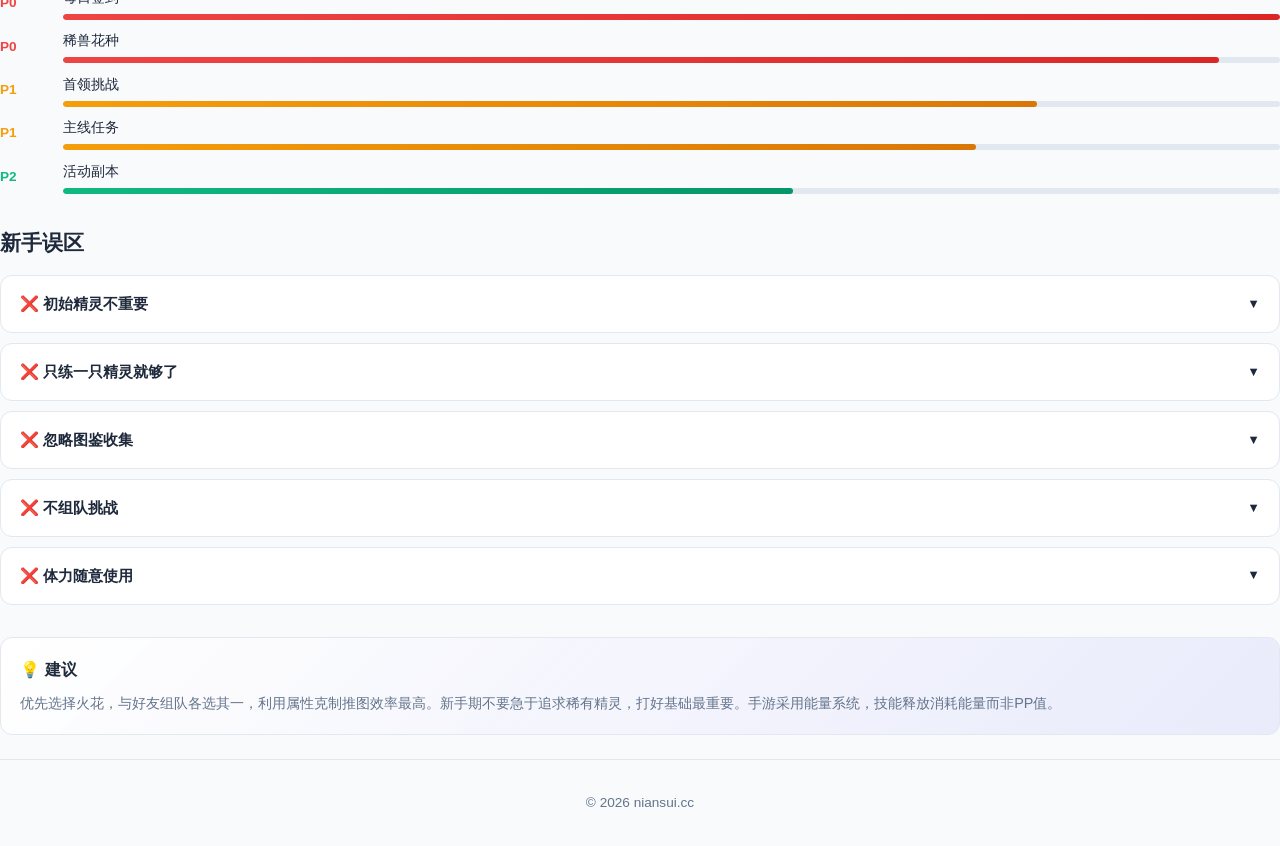
<file: roco/starter.html>
<!DOCTYPE html><html lang="zh-CN"><head><meta charSet="utf-8"/><meta name="viewport" content="width=device-width, initial-scale=1.0"/><meta name="viewport" content="width=device-width, initial-scale=1"/><link rel="stylesheet" href="/_next/static/chunks/44s_sa0r8vdyf.css" data-precedence="next"/><link rel="preload" as="script" fetchPriority="low" href="/_next/static/chunks/1jq4o6yq14o4c.js"/><script src="/_next/static/chunks/2ckqm4grawju5.js" async=""></script><script src="/_next/static/chunks/2nykiepra7i1k.js" async=""></script><script src="/_next/static/chunks/turbopack-1l0ut4nocedlo.js" async=""></script><script src="/_next/static/chunks/158myu8e_yme3.js" async=""></script><script src="/_next/static/chunks/3jym9ox_4mrrc.js" async=""></script><meta name="theme-color" content="#6366f1"/><link rel="icon" href="data:image/svg+xml,&lt;svg xmlns=&#x27;http://www.w3.org/2000/svg&#x27; viewBox=&#x27;0 0 100 100&#x27;&gt;&lt;text y=&#x27;.9em&#x27; font-size=&#x27;90&#x27;&gt;🐾&lt;/text&gt;&lt;/svg&gt;"/><title>新手入门 · 洛克王国：世界</title><meta name="description" content="开局精灵选择、前1小时必做清单、快速升级路线、新手常见误区"/><script src="/_next/static/chunks/0cz1d0mv5g_q7.js" noModule=""></script></head><body><div hidden=""><!--$--><!--/$--></div><nav class="navbar"><a href="/" class="nav-brand">niansui.cc</a><div class="nav-links"><a href="/">首页</a><a href="/roco">洛克王国</a><span class="nav-disabled">更多专题</span></div><button class="mobile-menu-btn" id="mobile-menu-btn">☰</button></nav><div class="mobile-nav" id="mobile-nav"><a href="/">首页</a><a href="/roco">洛克王国</a><span class="nav-disabled-mobile">更多专题（敬请期待）</span></div><main class="main-content"><div><div class="breadcrumb"><a href="/">首页</a><span></span><a href="/roco">洛克王国</a><span></span><span>新手入门</span></div><h1 class="section-title">📖 新手入门指南</h1><h2 class="section-title" style="font-size:1.3rem">开局选择</h2><div class="compare-cards"><div class="compare-card recommended"><div class="icon">🔥</div><h4>火花</h4><span class="attr-badge attr-fire">火系</span><div class="stars">⭐⭐⭐⭐⭐</div><ul><li>前期推图效率最高</li><li>克制面广，易过各类关卡</li><li>特性&quot;助燃&quot;：火系技能后物攻+20%</li><li>进化：火花→焰火→火神（种族值636）</li></ul><p style="margin-top:0.8rem;font-size:0.85rem;color:#e8a838">推荐首选</p></div><div class="compare-card"><div class="icon">💧</div><h4>水蓝蓝</h4><span class="attr-badge attr-water">水系</span><div class="stars">⭐⭐⭐⭐</div><ul><li>特性&quot;浸润&quot;：水系技能能耗-1</li><li>技能飘逸，特攻型</li><li>进化：水蓝蓝→波波拉→水灵</li><li>适合策略型玩家</li></ul></div><div class="compare-card"><div class="icon">🌿</div><h4>喵喵</h4><span class="attr-badge attr-grass">草系</span><div class="stars">⭐⭐⭐</div><ul><li>特性&quot;氧循环&quot;：草系技能回10%血</li><li>前期伤害相对较低</li><li>进化：喵喵→喵呜→魔力猫</li><li>非首选但不影响体验</li></ul></div></div><h2 class="section-title" style="font-size:1.3rem">开局流程</h2><div class="steps"><div class="step"><div class="step-num">1</div><div class="step-content"><h4>完成新手引导（5分钟）</h4><p>前3个任务解锁核心玩法，完成基础操作教学</p></div></div><div class="step"><div class="step-num">2</div><div class="step-content"><h4>推进主线任务</h4><p>完成&quot;王国守护者&quot;等剧情线，快速升级至30级</p></div></div><div class="step"><div class="step-num">3</div><div class="step-content"><h4>解锁王国城堡</h4><p>进入主场景，包含12个核心玩法入口</p></div></div><div class="step"><div class="step-num">4</div><div class="step-content"><h4>挑战首领BOSS</h4><p>地图精灵头像即BOSS，消耗体力获大量经验和精灵蛋</p></div></div><div class="step"><div class="step-num">5</div><div class="step-content"><h4>开图鉴拿经验</h4><p>优先刷未解锁图鉴的精灵关卡，一边拿经验一边开图鉴</p></div></div></div><h2 class="section-title" style="font-size:1.3rem">快速升级路线</h2><div class="tab-group"><div class="tab-buttons"><button class="tab-btn active">1-20级</button><button class="tab-btn ">20-40级</button><button class="tab-btn ">40级+</button></div><div class="tab-contents"><div class="tab-content active"><h4 style="margin-bottom:1rem">主线为主</h4><div class="info-card"><h4>📍 推荐地点</h4><ul><li>跟随主线任务</li><li>王国城堡探索</li></ul></div><div class="info-card"><h4>⚡ 获取方式</h4><ul><li>主线任务经验</li><li>图鉴解锁经验</li></ul></div><div class="info-card"><h4>🎯 效率评价：<!-- -->最高效率</h4></div></div><div class="tab-content "><h4 style="margin-bottom:1rem">任务+首领</h4><div class="info-card"><h4>📍 推荐地点</h4><ul><li>魔法师任务</li><li>首领BOSS挑战</li></ul></div><div class="info-card"><h4>⚡ 获取方式</h4><ul><li>等级突破任务</li><li>组队挑战奖励</li></ul></div><div class="info-card"><h4>🎯 效率评价：<!-- -->稳定升级</h4></div></div><div class="tab-content "><h4 style="margin-bottom:1rem">日常+活动</h4><div class="info-card"><h4>📍 推荐地点</h4><ul><li>每日签到</li><li>活动副本</li></ul></div><div class="info-card"><h4>⚡ 获取方式</h4><ul><li>日常任务</li><li>限时活动</li></ul></div><div class="info-card"><h4>🎯 效率评价：<!-- -->持续积累</h4></div></div></div></div><h2 class="section-title" style="font-size:1.3rem">日常任务优先级</h2><div class="priority-bar"><div class="priority-item"><span class="priority-label high">P0</span><div style="flex:1"><div style="font-size:0.9rem;margin-bottom:0.3rem">每日签到</div><div class="priority-track"><div class="priority-fill high" style="width:100%"></div></div></div></div><div class="priority-item"><span class="priority-label high">P0</span><div style="flex:1"><div style="font-size:0.9rem;margin-bottom:0.3rem">稀兽花种</div><div class="priority-track"><div class="priority-fill high" style="width:95%"></div></div></div></div><div class="priority-item"><span class="priority-label medium">P1</span><div style="flex:1"><div style="font-size:0.9rem;margin-bottom:0.3rem">首领挑战</div><div class="priority-track"><div class="priority-fill medium" style="width:80%"></div></div></div></div><div class="priority-item"><span class="priority-label medium">P1</span><div style="flex:1"><div style="font-size:0.9rem;margin-bottom:0.3rem">主线任务</div><div class="priority-track"><div class="priority-fill medium" style="width:75%"></div></div></div></div><div class="priority-item"><span class="priority-label low">P2</span><div style="flex:1"><div style="font-size:0.9rem;margin-bottom:0.3rem">活动副本</div><div class="priority-track"><div class="priority-fill low" style="width:60%"></div></div></div></div></div><h2 class="section-title" style="font-size:1.3rem">新手误区</h2><div class="accordion"><div class="accordion-header"><span>❌ <!-- -->初始精灵不重要</span><span class="accordion-icon ">▼</span></div><div class="accordion-content "><p>初始选择影响前期效率，火花推荐首选。后续虽然可以重新捕获，但会浪费宝贵的新手发展时间。选对开局精灵可以让你在1-20级的推图效率提升至少50%。</p></div></div><div class="accordion"><div class="accordion-header"><span>❌ <!-- -->只练一只精灵就够了</span><span class="accordion-icon ">▼</span></div><div class="accordion-content "><p>洛克王国：世界的核心机制是属性克制，需要多只不同属性的精灵来应对各种场景。单精灵培养会导致在遇到被克制的敌人时陷入困境，影响整体游戏体验。</p></div></div><div class="accordion"><div class="accordion-header"><span>❌ <!-- -->忽略图鉴收集</span><span class="accordion-icon ">▼</span></div><div class="accordion-content "><p>图鉴不仅是收藏，完成图鉴还能获得额外的经验加成。每天用体力刷未解锁图鉴的关卡，是最高效的经验来源之一。</p></div></div><div class="accordion"><div class="accordion-header"><span>❌ <!-- -->不组队挑战</span><span class="accordion-icon ">▼</span></div><div class="accordion-content "><p>组队挑战可以利用属性克制机制，配合火花+水蓝蓝的双属性组合可以让推图效率翻倍。而且组队挑战的奖励也更加丰厚。</p></div></div><div class="accordion"><div class="accordion-header"><span>❌ <!-- -->体力随意使用</span><span class="accordion-icon ">▼</span></div><div class="accordion-content "><p>体力是稀缺资源，每天要合理规划。优先用于首领BOSS（高经验+精灵蛋）和稀兽花种（图鉴+经验双收益），避免浪费在低收益关卡。</p></div></div><div class="info-card" style="margin-top:2rem;background:linear-gradient(135deg, var(--bg-card), var(--color-primary-light))"><h4>💡 建议</h4><p>优先选择火花，与好友组队各选其一，利用属性克制推图效率最高。新手期不要急于追求稀有精灵，打好基础最重要。手游采用能量系统，技能释放消耗能量而非PP值。</p></div></div><!--$--><!--/$--></main><footer class="footer"><p>© 2026 niansui.cc</p></footer><div class="floating-back-btn" id="floating-back-btn"><button id="floating-back-btn-inner" aria-label="返回上一页"><svg width="20" height="20" viewBox="0 0 24 24" fill="none" stroke="currentColor" stroke-width="2" stroke-linecap="round" stroke-linejoin="round"><path d="M19 12H5M12 19l-7-7 7-7"></path></svg></button></div><button class="back-to-top" id="back-to-top" aria-label="返回顶部">↑</button><script>
          (function(){
            var mb=document.getElementById('mobile-menu-btn');
            var mn=document.getElementById('mobile-nav');
            if(mb&&mn){
              mb.addEventListener('click',function(){
                mn.classList.toggle('open');
                mb.textContent=mn.classList.contains('open')?'✕':'☰';
              });
            }
            var btn=document.getElementById('back-to-top');
            if(btn){
              window.addEventListener('scroll',function(){
                btn.classList.toggle('visible',window.scrollY>300);
              });
              btn.addEventListener('click',function(){
                window.scrollTo({top:0,behavior:'smooth'});
              });
            }
            var backBtn=document.getElementById('floating-back-btn');
            var backBtnInner=document.getElementById('floating-back-btn-inner');
            function checkBackButton(){
              var isSubPage=window.location.pathname!=='/' && !window.location.pathname.endsWith('/') && !window.location.pathname.endsWith('/index.html');
              if(backBtn){
                backBtn.style.display=isSubPage?'flex':'none';
              }
            }
            if(backBtnInner){
              backBtnInner.addEventListener('click',function(){
                window.history.back();
              });
            }
            checkBackButton();
            window.addEventListener('popstate',checkBackButton);
          })();
        </script><script src="/_next/static/chunks/1jq4o6yq14o4c.js" id="_R_" async=""></script><script>(self.__next_f=self.__next_f||[]).push([0])</script><script>self.__next_f.push([1,"1:\"$Sreact.fragment\"\n2:I[39756,[\"/_next/static/chunks/158myu8e_yme3.js\"],\"default\"]\n3:I[37457,[\"/_next/static/chunks/158myu8e_yme3.js\"],\"default\"]\na:I[68027,[\"/_next/static/chunks/158myu8e_yme3.js\"],\"default\",1]\n:HL[\"/_next/static/chunks/44s_sa0r8vdyf.css\",\"style\"]\n4:T5db,"])</script><script>self.__next_f.push([1,"\n          (function(){\n            var mb=document.getElementById('mobile-menu-btn');\n            var mn=document.getElementById('mobile-nav');\n            if(mb\u0026\u0026mn){\n              mb.addEventListener('click',function(){\n                mn.classList.toggle('open');\n                mb.textContent=mn.classList.contains('open')?'✕':'☰';\n              });\n            }\n            var btn=document.getElementById('back-to-top');\n            if(btn){\n              window.addEventListener('scroll',function(){\n                btn.classList.toggle('visible',window.scrollY\u003e300);\n              });\n              btn.addEventListener('click',function(){\n                window.scrollTo({top:0,behavior:'smooth'});\n              });\n            }\n            var backBtn=document.getElementById('floating-back-btn');\n            var backBtnInner=document.getElementById('floating-back-btn-inner');\n            function checkBackButton(){\n              var isSubPage=window.location.pathname!=='/' \u0026\u0026 !window.location.pathname.endsWith('/') \u0026\u0026 !window.location.pathname.endsWith('/index.html');\n              if(backBtn){\n                backBtn.style.display=isSubPage?'flex':'none';\n              }\n            }\n            if(backBtnInner){\n              backBtnInner.addEventListener('click',function(){\n                window.history.back();\n              });\n            }\n            checkBackButton();\n            window.addEventListener('popstate',checkBackButton);\n          })();\n        "])</script><script>self.__next_f.push([1,"0:{\"P\":null,\"c\":[\"\",\"roco\",\"starter\"],\"q\":\"\",\"i\":false,\"f\":[[[\"\",{\"children\":[\"roco\",{\"children\":[\"starter\",{\"children\":[\"__PAGE__\",{}]}]}]},\"$undefined\",\"$undefined\",16],[[\"$\",\"$1\",\"c\",{\"children\":[[[\"$\",\"link\",\"0\",{\"rel\":\"stylesheet\",\"href\":\"/_next/static/chunks/44s_sa0r8vdyf.css\",\"precedence\":\"next\",\"crossOrigin\":\"$undefined\",\"nonce\":\"$undefined\"}],[\"$\",\"script\",\"script-0\",{\"src\":\"/_next/static/chunks/158myu8e_yme3.js\",\"async\":true,\"nonce\":\"$undefined\"}]],[\"$\",\"html\",null,{\"lang\":\"zh-CN\",\"children\":[[\"$\",\"head\",null,{\"children\":[[\"$\",\"meta\",null,{\"name\":\"viewport\",\"content\":\"width=device-width, initial-scale=1.0\"}],[\"$\",\"meta\",null,{\"name\":\"theme-color\",\"content\":\"#6366f1\"}],[\"$\",\"link\",null,{\"rel\":\"icon\",\"href\":\"data:image/svg+xml,\u003csvg xmlns='http://www.w3.org/2000/svg' viewBox='0 0 100 100'\u003e\u003ctext y='.9em' font-size='90'\u003e🐾\u003c/text\u003e\u003c/svg\u003e\"}]]}],[\"$\",\"body\",null,{\"children\":[[\"$\",\"nav\",null,{\"className\":\"navbar\",\"children\":[[\"$\",\"a\",null,{\"href\":\"/\",\"className\":\"nav-brand\",\"children\":\"niansui.cc\"}],[\"$\",\"div\",null,{\"className\":\"nav-links\",\"children\":[[\"$\",\"a\",null,{\"href\":\"/\",\"children\":\"首页\"}],[\"$\",\"a\",null,{\"href\":\"/roco\",\"children\":\"洛克王国\"}],[\"$\",\"span\",null,{\"className\":\"nav-disabled\",\"children\":\"更多专题\"}]]}],[\"$\",\"button\",null,{\"className\":\"mobile-menu-btn\",\"id\":\"mobile-menu-btn\",\"children\":\"☰\"}]]}],[\"$\",\"div\",null,{\"className\":\"mobile-nav\",\"id\":\"mobile-nav\",\"children\":[[\"$\",\"a\",null,{\"href\":\"/\",\"children\":\"首页\"}],[\"$\",\"a\",null,{\"href\":\"/roco\",\"children\":\"洛克王国\"}],[\"$\",\"span\",null,{\"className\":\"nav-disabled-mobile\",\"children\":\"更多专题（敬请期待）\"}]]}],[\"$\",\"main\",null,{\"className\":\"main-content\",\"children\":[\"$\",\"$L2\",null,{\"parallelRouterKey\":\"children\",\"error\":\"$undefined\",\"errorStyles\":\"$undefined\",\"errorScripts\":\"$undefined\",\"template\":[\"$\",\"$L3\",null,{}],\"templateStyles\":\"$undefined\",\"templateScripts\":\"$undefined\",\"notFound\":[[[\"$\",\"title\",null,{\"children\":\"404: This page could not be found.\"}],[\"$\",\"div\",null,{\"style\":{\"fontFamily\":\"system-ui,\\\"Segoe UI\\\",Roboto,Helvetica,Arial,sans-serif,\\\"Apple Color Emoji\\\",\\\"Segoe UI Emoji\\\"\",\"height\":\"100vh\",\"textAlign\":\"center\",\"display\":\"flex\",\"flexDirection\":\"column\",\"alignItems\":\"center\",\"justifyContent\":\"center\"},\"children\":[\"$\",\"div\",null,{\"children\":[[\"$\",\"style\",null,{\"dangerouslySetInnerHTML\":{\"__html\":\"body{color:#000;background:#fff;margin:0}.next-error-h1{border-right:1px solid rgba(0,0,0,.3)}@media (prefers-color-scheme:dark){body{color:#fff;background:#000}.next-error-h1{border-right:1px solid rgba(255,255,255,.3)}}\"}}],[\"$\",\"h1\",null,{\"className\":\"next-error-h1\",\"style\":{\"display\":\"inline-block\",\"margin\":\"0 20px 0 0\",\"padding\":\"0 23px 0 0\",\"fontSize\":24,\"fontWeight\":500,\"verticalAlign\":\"top\",\"lineHeight\":\"49px\"},\"children\":404}],[\"$\",\"div\",null,{\"style\":{\"display\":\"inline-block\"},\"children\":[\"$\",\"h2\",null,{\"style\":{\"fontSize\":14,\"fontWeight\":400,\"lineHeight\":\"49px\",\"margin\":0},\"children\":\"This page could not be found.\"}]}]]}]}]],[]],\"forbidden\":\"$undefined\",\"unauthorized\":\"$undefined\"}]}],[\"$\",\"footer\",null,{\"className\":\"footer\",\"children\":[\"$\",\"p\",null,{\"children\":\"© 2026 niansui.cc\"}]}],[\"$\",\"div\",null,{\"className\":\"floating-back-btn\",\"id\":\"floating-back-btn\",\"children\":[\"$\",\"button\",null,{\"id\":\"floating-back-btn-inner\",\"aria-label\":\"返回上一页\",\"children\":[\"$\",\"svg\",null,{\"width\":\"20\",\"height\":\"20\",\"viewBox\":\"0 0 24 24\",\"fill\":\"none\",\"stroke\":\"currentColor\",\"strokeWidth\":\"2\",\"strokeLinecap\":\"round\",\"strokeLinejoin\":\"round\",\"children\":[\"$\",\"path\",null,{\"d\":\"M19 12H5M12 19l-7-7 7-7\"}]}]}]}],[\"$\",\"button\",null,{\"className\":\"back-to-top\",\"id\":\"back-to-top\",\"aria-label\":\"返回顶部\",\"children\":\"↑\"}],[\"$\",\"script\",null,{\"dangerouslySetInnerHTML\":{\"__html\":\"$4\"}}]]}]]}]]}],{\"children\":[\"$L5\",{\"children\":[\"$L6\",{\"children\":[\"$L7\",{},null,false,null]},null,false,\"$@8\"]},null,false,\"$@8\"]},null,false,null],\"$L9\",false]],\"m\":\"$undefined\",\"G\":[\"$a\",[\"$Lb\"]],\"S\":true,\"h\":null,\"s\":\"$undefined\",\"l\":\"$undefined\",\"p\":\"$undefined\",\"d\":\"$undefined\",\"b\":\"J3s9py5JvZojjhT8x7fWj\"}\n"])</script><script>self.__next_f.push([1,"c:I[71,[\"/_next/static/chunks/158myu8e_yme3.js\",\"/_next/static/chunks/3jym9ox_4mrrc.js\"],\"default\"]\nd:I[97367,[\"/_next/static/chunks/158myu8e_yme3.js\"],\"OutletBoundary\"]\ne:\"$Sreact.suspense\"\n11:I[97367,[\"/_next/static/chunks/158myu8e_yme3.js\"],\"ViewportBoundary\"]\n13:I[97367,[\"/_next/static/chunks/158myu8e_yme3.js\"],\"MetadataBoundary\"]\n5:[\"$\",\"$1\",\"c\",{\"children\":[null,[\"$\",\"$L2\",null,{\"parallelRouterKey\":\"children\",\"error\":\"$undefined\",\"errorStyles\":\"$undefined\",\"errorScripts\":\"$undefined\",\"template\":[\"$\",\"$L3\",null,{}],\"templateStyles\":\"$undefined\",\"templateScripts\":\"$undefined\",\"notFound\":\"$undefined\",\"forbidden\":\"$undefined\",\"unauthorized\":\"$undefined\"}]]}]\n6:[\"$\",\"$1\",\"c\",{\"children\":[null,[\"$\",\"$L2\",null,{\"parallelRouterKey\":\"children\",\"error\":\"$undefined\",\"errorStyles\":\"$undefined\",\"errorScripts\":\"$undefined\",\"template\":[\"$\",\"$L3\",null,{}],\"templateStyles\":\"$undefined\",\"templateScripts\":\"$undefined\",\"notFound\":\"$undefined\",\"forbidden\":\"$undefined\",\"unauthorized\":\"$undefined\"}]]}]\n7:[\"$\",\"$1\",\"c\",{\"children\":[[\"$\",\"$Lc\",null,{}],[[\"$\",\"script\",\"script-0\",{\"src\":\"/_next/static/chunks/3jym9ox_4mrrc.js\",\"async\":true,\"nonce\":\"$undefined\"}]],[\"$\",\"$Ld\",null,{\"children\":[\"$\",\"$e\",null,{\"name\":\"Next.MetadataOutlet\",\"children\":\"$@f\"}]}]]}]\n10:[]\n8:\"$W10\"\n9:[\"$\",\"$1\",\"h\",{\"children\":[null,[\"$\",\"$L11\",null,{\"children\":\"$L12\"}],[\"$\",\"div\",null,{\"hidden\":true,\"children\":[\"$\",\"$L13\",null,{\"children\":[\"$\",\"$e\",null,{\"name\":\"Next.Metadata\",\"children\":\"$L14\"}]}]}],null]}]\nb:[\"$\",\"link\",\"0\",{\"rel\":\"stylesheet\",\"href\":\"/_next/static/chunks/44s_sa0r8vdyf.css\",\"precedence\":\"next\",\"crossOrigin\":\"$undefined\",\"nonce\":\"$undefined\"}]\n"])</script><script>self.__next_f.push([1,"12:[[\"$\",\"meta\",\"0\",{\"charSet\":\"utf-8\"}],[\"$\",\"meta\",\"1\",{\"name\":\"viewport\",\"content\":\"width=device-width, initial-scale=1\"}]]\n"])</script><script>self.__next_f.push([1,"f:null\n14:[[\"$\",\"title\",\"0\",{\"children\":\"新手入门 · 洛克王国：世界\"}],[\"$\",\"meta\",\"1\",{\"name\":\"description\",\"content\":\"开局精灵选择、前1小时必做清单、快速升级路线、新手常见误区\"}]]\n"])</script></body></html>
</file>
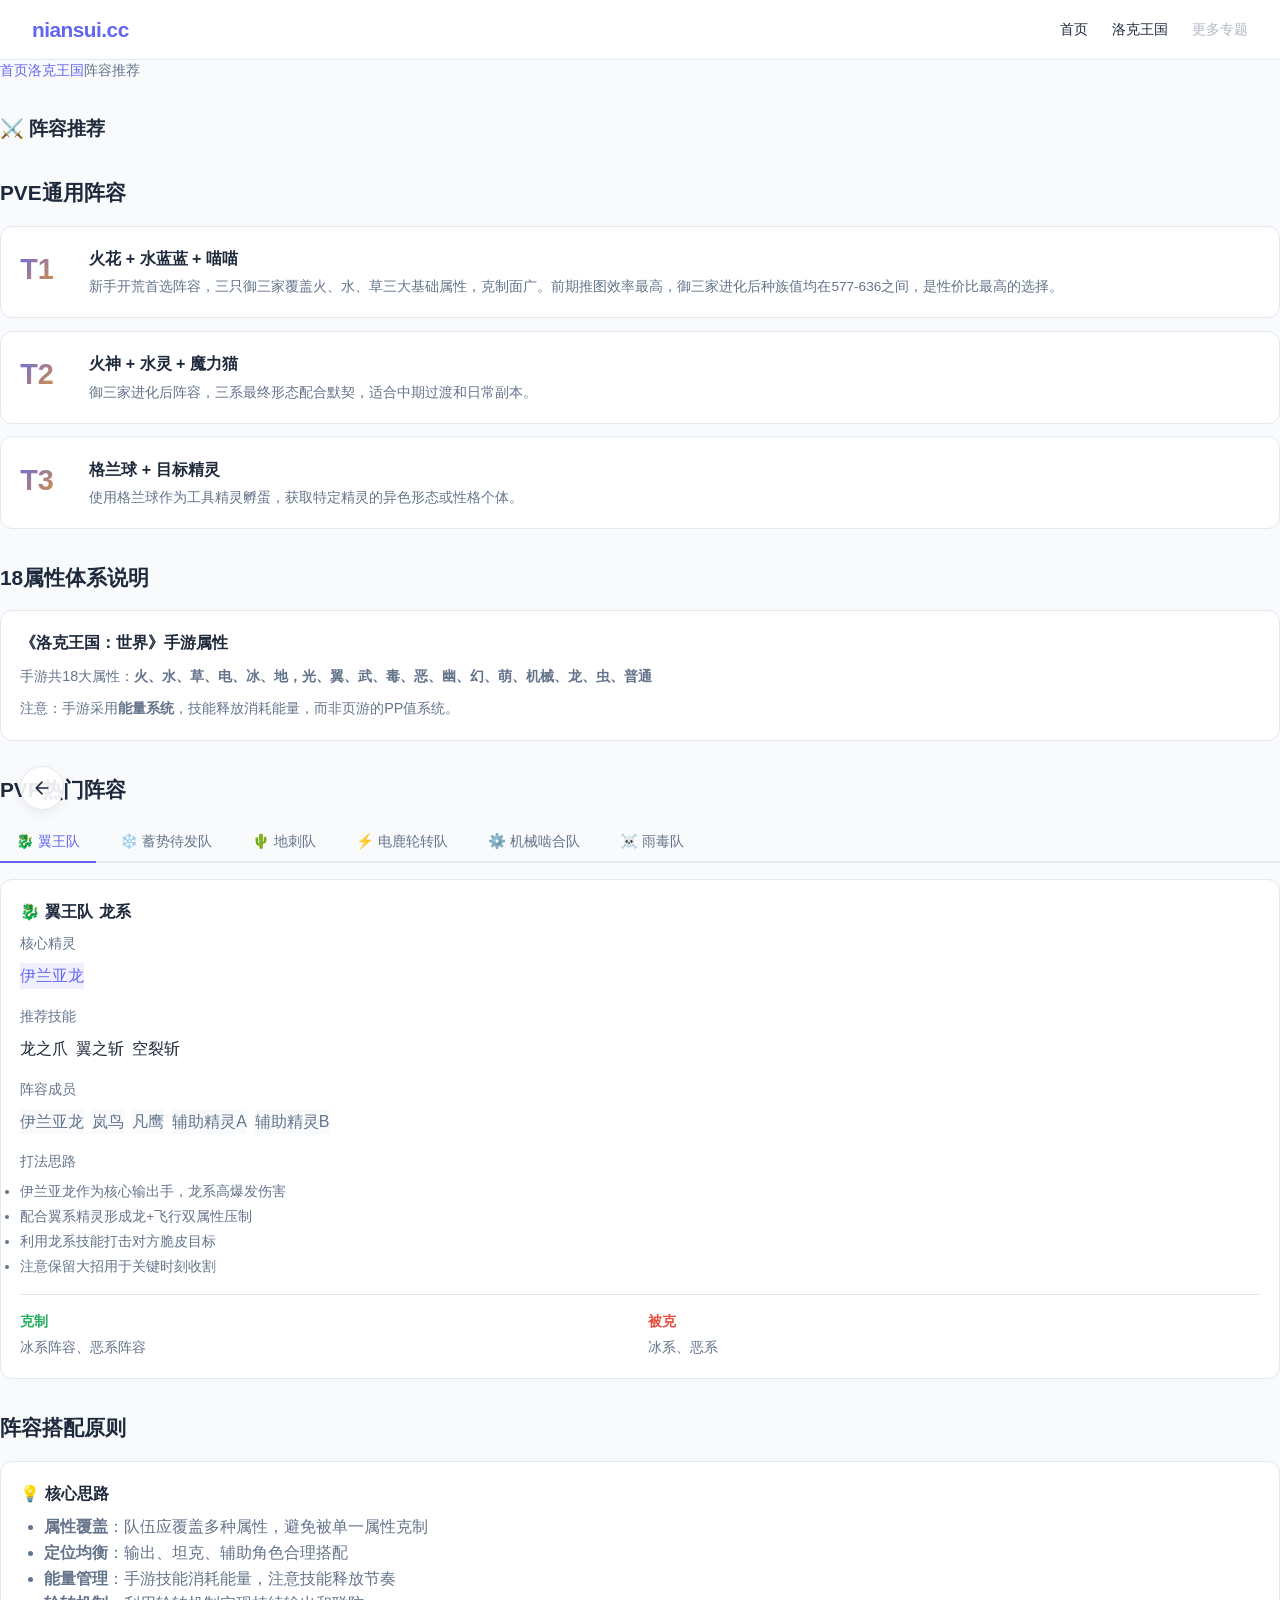
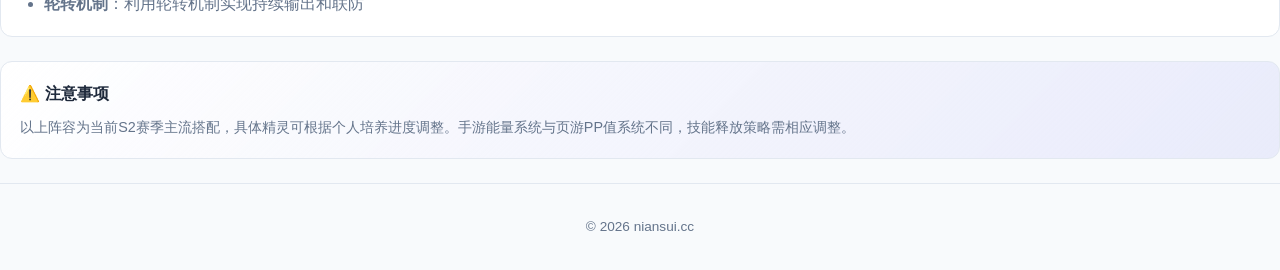
<file: roco/teams.html>
<!DOCTYPE html><html lang="zh-CN"><head><meta charSet="utf-8"/><meta name="viewport" content="width=device-width, initial-scale=1.0"/><meta name="viewport" content="width=device-width, initial-scale=1"/><link rel="stylesheet" href="/_next/static/chunks/44s_sa0r8vdyf.css" data-precedence="next"/><link rel="preload" as="script" fetchPriority="low" href="/_next/static/chunks/1jq4o6yq14o4c.js"/><script src="/_next/static/chunks/2ckqm4grawju5.js" async=""></script><script src="/_next/static/chunks/2nykiepra7i1k.js" async=""></script><script src="/_next/static/chunks/turbopack-1l0ut4nocedlo.js" async=""></script><script src="/_next/static/chunks/158myu8e_yme3.js" async=""></script><script src="/_next/static/chunks/15ohb13rb778k.js" async=""></script><meta name="theme-color" content="#6366f1"/><link rel="icon" href="data:image/svg+xml,&lt;svg xmlns=&#x27;http://www.w3.org/2000/svg&#x27; viewBox=&#x27;0 0 100 100&#x27;&gt;&lt;text y=&#x27;.9em&#x27; font-size=&#x27;90&#x27;&gt;🐾&lt;/text&gt;&lt;/svg&gt;"/><title>阵容推荐 · 洛克王国：世界</title><meta name="description" content="PVE通用阵容、PVP热门阵容、属性克制关系图"/><script src="/_next/static/chunks/0cz1d0mv5g_q7.js" noModule=""></script></head><body><div hidden=""><!--$--><!--/$--></div><nav class="navbar"><a href="/" class="nav-brand">niansui.cc</a><div class="nav-links"><a href="/">首页</a><a href="/roco">洛克王国</a><span class="nav-disabled">更多专题</span></div><button class="mobile-menu-btn" id="mobile-menu-btn">☰</button></nav><div class="mobile-nav" id="mobile-nav"><a href="/">首页</a><a href="/roco">洛克王国</a><span class="nav-disabled-mobile">更多专题（敬请期待）</span></div><main class="main-content"><div><div class="breadcrumb"><a href="/">首页</a><span></span><a href="/roco">洛克王国</a><span></span><span>阵容推荐</span></div><h1 class="section-title">⚔️ 阵容推荐</h1><h2 class="section-title" style="font-size:1.3rem">PVE通用阵容</h2><div class="tier-list"><div class="tier-item"><div class="tier-rank">T1</div><div class="tier-info"><h4>火花 + 水蓝蓝 + 喵喵</h4><p>新手开荒首选阵容，三只御三家覆盖火、水、草三大基础属性，克制面广。前期推图效率最高，御三家进化后种族值均在577-636之间，是性价比最高的选择。</p></div></div><div class="tier-item"><div class="tier-rank">T2</div><div class="tier-info"><h4>火神 + 水灵 + 魔力猫</h4><p>御三家进化后阵容，三系最终形态配合默契，适合中期过渡和日常副本。</p></div></div><div class="tier-item"><div class="tier-rank">T3</div><div class="tier-info"><h4>格兰球 + 目标精灵</h4><p>使用格兰球作为工具精灵孵蛋，获取特定精灵的异色形态或性格个体。</p></div></div></div><h2 class="section-title" style="font-size:1.3rem">18属性体系说明</h2><div class="info-card"><h4>《洛克王国：世界》手游属性</h4><p>手游共18大属性：<strong>火、水、草、电、冰、地，光、翼、武、毒、恶、幽、幻、萌、机械、龙、虫、普通</strong></p><p style="margin-top:0.5rem;color:var(--text-secondary);font-size:0.9rem">注意：手游采用<strong>能量系统</strong>，技能释放消耗能量，而非页游的PP值系统。</p></div><h2 class="section-title" style="font-size:1.3rem">PVP热门阵容</h2><div class="tab-group"><div class="tab-buttons"><button class="tab-btn active">🐉<!-- --> <!-- -->翼王队</button><button class="tab-btn ">❄️<!-- --> <!-- -->蓄势待发队</button><button class="tab-btn ">🌵<!-- --> <!-- -->地刺队</button><button class="tab-btn ">⚡<!-- --> <!-- -->电鹿轮转队</button><button class="tab-btn ">⚙️<!-- --> <!-- -->机械啮合队</button><button class="tab-btn ">☠️<!-- --> <!-- -->雨毒队</button></div><div class="tab-content active"><div class="team-card"><h4>🐉<!-- --> <!-- -->翼王队<span class="attr-badge attr-dragon">龙<!-- -->系</span></h4><div style="margin-bottom:1rem"><div style="font-size:0.9rem;color:var(--text-secondary);margin-bottom:0.5rem">核心精灵</div><div class="core-pets"><span class="card-tag" style="background:var(--color-primary-light);color:var(--color-primary)">伊兰亚龙</span></div></div><div style="margin-bottom:1rem"><div style="font-size:0.9rem;color:var(--text-secondary);margin-bottom:0.5rem">推荐技能</div><div style="display:flex;gap:0.5rem;flex-wrap:wrap"><span class="card-tag">龙之爪</span><span class="card-tag">翼之斩</span><span class="card-tag">空裂斩</span></div></div><div style="margin-bottom:1rem"><div style="font-size:0.9rem;color:var(--text-secondary);margin-bottom:0.5rem">阵容成员</div><div style="display:flex;gap:0.5rem;flex-wrap:wrap"><span class="card-tag" style="background:var(--bg-primary);color:var(--text-secondary)">伊兰亚龙</span><span class="card-tag" style="background:var(--bg-primary);color:var(--text-secondary)">岚鸟</span><span class="card-tag" style="background:var(--bg-primary);color:var(--text-secondary)">凡鹰</span><span class="card-tag" style="background:var(--bg-primary);color:var(--text-secondary)">辅助精灵A</span><span class="card-tag" style="background:var(--bg-primary);color:var(--text-secondary)">辅助精灵B</span></div></div><div style="margin-bottom:1rem"><div style="font-size:0.9rem;color:var(--text-secondary);margin-bottom:0.5rem">打法思路</div><ul class="strategy"><li>伊兰亚龙作为核心输出手，龙系高爆发伤害</li><li>配合翼系精灵形成龙+飞行双属性压制</li><li>利用龙系技能打击对方脆皮目标</li><li>注意保留大招用于关键时刻收割</li></ul></div><div style="display:grid;grid-template-columns:1fr 1fr;gap:1rem;margin-top:1rem;padding-top:1rem;border-top:1px solid var(--border-color)"><div><div style="font-size:0.85rem;color:#27ae60;font-weight:600;margin-bottom:0.3rem">克制</div><div style="font-size:0.85rem;color:var(--text-secondary)">冰系阵容、恶系阵容</div></div><div><div style="font-size:0.85rem;color:#e74c3c;font-weight:600;margin-bottom:0.3rem">被克</div><div style="font-size:0.85rem;color:var(--text-secondary)">冰系、恶系</div></div></div></div></div><div class="tab-content "><div class="team-card"><h4>❄️<!-- --> <!-- -->蓄势待发队<span class="attr-badge attr-ice">冰<!-- -->系</span></h4><div style="margin-bottom:1rem"><div style="font-size:0.9rem;color:var(--text-secondary);margin-bottom:0.5rem">核心精灵</div><div class="core-pets"><span class="card-tag" style="background:var(--color-primary-light);color:var(--color-primary)">梦想三三（雪娃娃进化）</span></div></div><div style="margin-bottom:1rem"><div style="font-size:0.9rem;color:var(--text-secondary);margin-bottom:0.5rem">推荐技能</div><div style="display:flex;gap:0.5rem;flex-wrap:wrap"><span class="card-tag">暴风雪</span><span class="card-tag">冻结</span><span class="card-tag">冰晶护盾</span></div></div><div style="margin-bottom:1rem"><div style="font-size:0.9rem;color:var(--text-secondary);margin-bottom:0.5rem">阵容成员</div><div style="display:flex;gap:0.5rem;flex-wrap:wrap"><span class="card-tag" style="background:var(--bg-primary);color:var(--text-secondary)">雪灵</span><span class="card-tag" style="background:var(--bg-primary);color:var(--text-secondary)">冰封怨灵</span><span class="card-tag" style="background:var(--bg-primary);color:var(--text-secondary)">呼呼猪</span><span class="card-tag" style="background:var(--bg-primary);color:var(--text-secondary)">大耳帽兜</span><span class="card-tag" style="background:var(--bg-primary);color:var(--text-secondary)">布鲁斯</span></div></div><div style="margin-bottom:1rem"><div style="font-size:0.9rem;color:var(--text-secondary);margin-bottom:0.5rem">打法思路</div><ul class="strategy"><li>核心为【雪灵】首领化，依靠暴风雪天气</li><li>每回合赋予在场精灵1层【冻结】效果</li><li>冻结效果：每层冻结5%最大生命值</li><li>换下场冻结效果依然存在，当生命值低于冻结比例时力竭</li></ul></div><div style="display:grid;grid-template-columns:1fr 1fr;gap:1rem;margin-top:1rem;padding-top:1rem;border-top:1px solid var(--border-color)"><div><div style="font-size:0.85rem;color:#27ae60;font-weight:600;margin-bottom:0.3rem">克制</div><div style="font-size:0.85rem;color:var(--text-secondary)">非冰系阵容、脆皮输出</div></div><div><div style="font-size:0.85rem;color:#e74c3c;font-weight:600;margin-bottom:0.3rem">被克</div><div style="font-size:0.85rem;color:var(--text-secondary)">火系、格斗系</div></div></div></div></div><div class="tab-content "><div class="team-card"><h4>🌵<!-- --> <!-- -->地刺队<span class="attr-badge attr-ground">地<!-- -->系</span></h4><div style="margin-bottom:1rem"><div style="font-size:0.9rem;color:var(--text-secondary);margin-bottom:0.5rem">核心精灵</div><div class="core-pets"><span class="card-tag" style="background:var(--color-primary-light);color:var(--color-primary)">石肤蜥</span></div></div><div style="margin-bottom:1rem"><div style="font-size:0.9rem;color:var(--text-secondary);margin-bottom:0.5rem">推荐技能</div><div style="display:flex;gap:0.5rem;flex-wrap:wrap"><span class="card-tag">地刺阵</span><span class="card-tag">大地之力</span><span class="card-tag">沙暴</span></div></div><div style="margin-bottom:1rem"><div style="font-size:0.9rem;color:var(--text-secondary);margin-bottom:0.5rem">阵容成员</div><div style="display:flex;gap:0.5rem;flex-wrap:wrap"><span class="card-tag" style="background:var(--bg-primary);color:var(--text-secondary)">石肤蜥</span><span class="card-tag" style="background:var(--bg-primary);color:var(--text-secondary)">罗隐</span><span class="card-tag" style="background:var(--bg-primary);color:var(--text-secondary)">巨灵石</span><span class="card-tag" style="background:var(--bg-primary);color:var(--text-secondary)">多多</span><span class="card-tag" style="background:var(--bg-primary);color:var(--text-secondary)">辅助C</span></div></div><div style="margin-bottom:1rem"><div style="font-size:0.9rem;color:var(--text-secondary);margin-bottom:0.5rem">打法思路</div><ul class="strategy"><li>依靠地面系强大的防御和持续伤害能力</li><li>地刺阵提供持续伤害和减速效果</li><li>通过消耗战磨死对手</li><li>适合持久战和消耗场景</li></ul></div><div style="display:grid;grid-template-columns:1fr 1fr;gap:1rem;margin-top:1rem;padding-top:1rem;border-top:1px solid var(--border-color)"><div><div style="font-size:0.85rem;color:#27ae60;font-weight:600;margin-bottom:0.3rem">克制</div><div style="font-size:0.85rem;color:var(--text-secondary)">水系、草系、冰系</div></div><div><div style="font-size:0.85rem;color:#e74c3c;font-weight:600;margin-bottom:0.3rem">被克</div><div style="font-size:0.85rem;color:var(--text-secondary)">草系、冰系、水系</div></div></div></div></div><div class="tab-content "><div class="team-card"><h4>⚡<!-- --> <!-- -->电鹿轮转队<span class="attr-badge attr-electric">电<!-- -->系</span></h4><div style="margin-bottom:1rem"><div style="font-size:0.9rem;color:var(--text-secondary);margin-bottom:0.5rem">核心精灵</div><div class="core-pets"><span class="card-tag" style="background:var(--color-primary-light);color:var(--color-primary)">爵士鹿</span></div></div><div style="margin-bottom:1rem"><div style="font-size:0.9rem;color:var(--text-secondary);margin-bottom:0.5rem">推荐技能</div><div style="display:flex;gap:0.5rem;flex-wrap:wrap"><span class="card-tag">电光冲击</span><span class="card-tag">雷霆之击</span><span class="card-tag">轮转</span></div></div><div style="margin-bottom:1rem"><div style="font-size:0.9rem;color:var(--text-secondary);margin-bottom:0.5rem">阵容成员</div><div style="display:flex;gap:0.5rem;flex-wrap:wrap"><span class="card-tag" style="background:var(--bg-primary);color:var(--text-secondary)">爵士鹿</span><span class="card-tag" style="background:var(--bg-primary);color:var(--text-secondary)">巨鼓象</span><span class="card-tag" style="background:var(--bg-primary);color:var(--text-secondary)">尖嘴狐仙</span><span class="card-tag" style="background:var(--bg-primary);color:var(--text-secondary)">寂灭骨龙</span><span class="card-tag" style="background:var(--bg-primary);color:var(--text-secondary)">辅助精灵</span></div></div><div style="margin-bottom:1rem"><div style="font-size:0.9rem;color:var(--text-secondary);margin-bottom:0.5rem">打法思路</div><ul class="strategy"><li>队伍采用双核 + 多联防的轮转永动体系</li><li>爵士鹿、巨鼓象为两大核心输出</li><li>依靠被动永久叠加属性，越对战战力越强</li><li>四只联防精灵提供续航保障</li></ul></div><div style="display:grid;grid-template-columns:1fr 1fr;gap:1rem;margin-top:1rem;padding-top:1rem;border-top:1px solid var(--border-color)"><div><div style="font-size:0.85rem;color:#27ae60;font-weight:600;margin-bottom:0.3rem">克制</div><div style="font-size:0.85rem;color:var(--text-secondary)">草系、水系</div></div><div><div style="font-size:0.85rem;color:#e74c3c;font-weight:600;margin-bottom:0.3rem">被克</div><div style="font-size:0.85rem;color:var(--text-secondary)">地系、草系</div></div></div></div></div><div class="tab-content "><div class="team-card"><h4>⚙️<!-- --> <!-- -->机械啮合队<span class="attr-badge attr-machinery">机械<!-- -->系</span></h4><div style="margin-bottom:1rem"><div style="font-size:0.9rem;color:var(--text-secondary);margin-bottom:0.5rem">核心精灵</div><div class="core-pets"><span class="card-tag" style="background:var(--color-primary-light);color:var(--color-primary)">机幕方舟</span></div></div><div style="margin-bottom:1rem"><div style="font-size:0.9rem;color:var(--text-secondary);margin-bottom:0.5rem">推荐技能</div><div style="display:flex;gap:0.5rem;flex-wrap:wrap"><span class="card-tag">机械重击</span><span class="card-tag">齿轮联动</span><span class="card-tag">能量护盾</span></div></div><div style="margin-bottom:1rem"><div style="font-size:0.9rem;color:var(--text-secondary);margin-bottom:0.5rem">阵容成员</div><div style="display:flex;gap:0.5rem;flex-wrap:wrap"><span class="card-tag" style="background:var(--bg-primary);color:var(--text-secondary)">机幕方舟</span><span class="card-tag" style="background:var(--bg-primary);color:var(--text-secondary)">贝古斯</span><span class="card-tag" style="background:var(--bg-primary);color:var(--text-secondary)">波多西</span><span class="card-tag" style="background:var(--bg-primary);color:var(--text-secondary)">巨鼓象</span><span class="card-tag" style="background:var(--bg-primary);color:var(--text-secondary)">辅助精灵</span></div></div><div style="margin-bottom:1rem"><div style="font-size:0.9rem;color:var(--text-secondary);margin-bottom:0.5rem">打法思路</div><ul class="strategy"><li>机幕方舟作为机械系新核心</li><li>齿轮联动机制提供持续输出</li><li>能量护盾增强生存能力</li><li>机械系阵容新兴力量，表现跻身顶尖</li></ul></div><div style="display:grid;grid-template-columns:1fr 1fr;gap:1rem;margin-top:1rem;padding-top:1rem;border-top:1px solid var(--border-color)"><div><div style="font-size:0.85rem;color:#27ae60;font-weight:600;margin-bottom:0.3rem">克制</div><div style="font-size:0.85rem;color:var(--text-secondary)">冰系、水系</div></div><div><div style="font-size:0.85rem;color:#e74c3c;font-weight:600;margin-bottom:0.3rem">被克</div><div style="font-size:0.85rem;color:var(--text-secondary)">火系、格斗系</div></div></div></div></div><div class="tab-content "><div class="team-card"><h4>☠️<!-- --> <!-- -->雨毒队<span class="attr-badge attr-poison">毒<!-- -->系</span></h4><div style="margin-bottom:1rem"><div style="font-size:0.9rem;color:var(--text-secondary);margin-bottom:0.5rem">核心精灵</div><div class="core-pets"><span class="card-tag" style="background:var(--color-primary-light);color:var(--color-primary)">嘟嘟锅 + 水灵</span></div></div><div style="margin-bottom:1rem"><div style="font-size:0.9rem;color:var(--text-secondary);margin-bottom:0.5rem">推荐技能</div><div style="display:flex;gap:0.5rem;flex-wrap:wrap"><span class="card-tag">毒雾</span><span class="card-tag">雨飘摇</span><span class="card-tag">毒刺攻击</span></div></div><div style="margin-bottom:1rem"><div style="font-size:0.9rem;color:var(--text-secondary);margin-bottom:0.5rem">阵容成员</div><div style="display:flex;gap:0.5rem;flex-wrap:wrap"><span class="card-tag" style="background:var(--bg-primary);color:var(--text-secondary)">嘟嘟锅</span><span class="card-tag" style="background:var(--bg-primary);color:var(--text-secondary)">水灵</span><span class="card-tag" style="background:var(--bg-primary);color:var(--text-secondary)">翡翠水母</span><span class="card-tag" style="background:var(--bg-primary);color:var(--text-secondary)">影狸</span><span class="card-tag" style="background:var(--bg-primary);color:var(--text-secondary)">辅助精灵</span></div></div><div style="margin-bottom:1rem"><div style="font-size:0.9rem;color:var(--text-secondary);margin-bottom:0.5rem">打法思路</div><ul class="strategy"><li>水系技能配合毒系持续伤害</li><li>利用湿润印记增强毒系技能</li><li>通过消耗战磨死对手</li><li>适合PVE和PVP消耗场景</li></ul></div><div style="display:grid;grid-template-columns:1fr 1fr;gap:1rem;margin-top:1rem;padding-top:1rem;border-top:1px solid var(--border-color)"><div><div style="font-size:0.85rem;color:#27ae60;font-weight:600;margin-bottom:0.3rem">克制</div><div style="font-size:0.85rem;color:var(--text-secondary)">火系、格斗系</div></div><div><div style="font-size:0.85rem;color:#e74c3c;font-weight:600;margin-bottom:0.3rem">被克</div><div style="font-size:0.85rem;color:var(--text-secondary)">光系、超能系</div></div></div></div></div></div><h2 class="section-title" style="font-size:1.3rem">阵容搭配原则</h2><div class="info-card"><h4>💡 核心思路</h4><ul style="margin-top:0.5rem;padding-left:1.5rem;color:var(--text-secondary)"><li><strong>属性覆盖</strong>：队伍应覆盖多种属性，避免被单一属性克制</li><li><strong>定位均衡</strong>：输出、坦克、辅助角色合理搭配</li><li><strong>能量管理</strong>：手游技能消耗能量，注意技能释放节奏</li><li><strong>轮转机制</strong>：利用轮转机制实现持续输出和联防</li></ul></div><div class="info-card" style="margin-top:1rem;background:linear-gradient(135deg, var(--bg-card), var(--color-primary-light))"><h4>⚠️ 注意事项</h4><p>以上阵容为当前S2赛季主流搭配，具体精灵可根据个人培养进度调整。手游能量系统与页游PP值系统不同，技能释放策略需相应调整。</p></div></div><!--$--><!--/$--></main><footer class="footer"><p>© 2026 niansui.cc</p></footer><div class="floating-back-btn" id="floating-back-btn"><button id="floating-back-btn-inner" aria-label="返回上一页"><svg width="20" height="20" viewBox="0 0 24 24" fill="none" stroke="currentColor" stroke-width="2" stroke-linecap="round" stroke-linejoin="round"><path d="M19 12H5M12 19l-7-7 7-7"></path></svg></button></div><button class="back-to-top" id="back-to-top" aria-label="返回顶部">↑</button><script>
          (function(){
            var mb=document.getElementById('mobile-menu-btn');
            var mn=document.getElementById('mobile-nav');
            if(mb&&mn){
              mb.addEventListener('click',function(){
                mn.classList.toggle('open');
                mb.textContent=mn.classList.contains('open')?'✕':'☰';
              });
            }
            var btn=document.getElementById('back-to-top');
            if(btn){
              window.addEventListener('scroll',function(){
                btn.classList.toggle('visible',window.scrollY>300);
              });
              btn.addEventListener('click',function(){
                window.scrollTo({top:0,behavior:'smooth'});
              });
            }
            var backBtn=document.getElementById('floating-back-btn');
            var backBtnInner=document.getElementById('floating-back-btn-inner');
            function checkBackButton(){
              var isSubPage=window.location.pathname!=='/' && !window.location.pathname.endsWith('/') && !window.location.pathname.endsWith('/index.html');
              if(backBtn){
                backBtn.style.display=isSubPage?'flex':'none';
              }
            }
            if(backBtnInner){
              backBtnInner.addEventListener('click',function(){
                window.history.back();
              });
            }
            checkBackButton();
            window.addEventListener('popstate',checkBackButton);
          })();
        </script><script src="/_next/static/chunks/1jq4o6yq14o4c.js" id="_R_" async=""></script><script>(self.__next_f=self.__next_f||[]).push([0])</script><script>self.__next_f.push([1,"1:\"$Sreact.fragment\"\n2:I[39756,[\"/_next/static/chunks/158myu8e_yme3.js\"],\"default\"]\n3:I[37457,[\"/_next/static/chunks/158myu8e_yme3.js\"],\"default\"]\na:I[68027,[\"/_next/static/chunks/158myu8e_yme3.js\"],\"default\",1]\n:HL[\"/_next/static/chunks/44s_sa0r8vdyf.css\",\"style\"]\n4:T5db,"])</script><script>self.__next_f.push([1,"\n          (function(){\n            var mb=document.getElementById('mobile-menu-btn');\n            var mn=document.getElementById('mobile-nav');\n            if(mb\u0026\u0026mn){\n              mb.addEventListener('click',function(){\n                mn.classList.toggle('open');\n                mb.textContent=mn.classList.contains('open')?'✕':'☰';\n              });\n            }\n            var btn=document.getElementById('back-to-top');\n            if(btn){\n              window.addEventListener('scroll',function(){\n                btn.classList.toggle('visible',window.scrollY\u003e300);\n              });\n              btn.addEventListener('click',function(){\n                window.scrollTo({top:0,behavior:'smooth'});\n              });\n            }\n            var backBtn=document.getElementById('floating-back-btn');\n            var backBtnInner=document.getElementById('floating-back-btn-inner');\n            function checkBackButton(){\n              var isSubPage=window.location.pathname!=='/' \u0026\u0026 !window.location.pathname.endsWith('/') \u0026\u0026 !window.location.pathname.endsWith('/index.html');\n              if(backBtn){\n                backBtn.style.display=isSubPage?'flex':'none';\n              }\n            }\n            if(backBtnInner){\n              backBtnInner.addEventListener('click',function(){\n                window.history.back();\n              });\n            }\n            checkBackButton();\n            window.addEventListener('popstate',checkBackButton);\n          })();\n        "])</script><script>self.__next_f.push([1,"0:{\"P\":null,\"c\":[\"\",\"roco\",\"teams\"],\"q\":\"\",\"i\":false,\"f\":[[[\"\",{\"children\":[\"roco\",{\"children\":[\"teams\",{\"children\":[\"__PAGE__\",{}]}]}]},\"$undefined\",\"$undefined\",16],[[\"$\",\"$1\",\"c\",{\"children\":[[[\"$\",\"link\",\"0\",{\"rel\":\"stylesheet\",\"href\":\"/_next/static/chunks/44s_sa0r8vdyf.css\",\"precedence\":\"next\",\"crossOrigin\":\"$undefined\",\"nonce\":\"$undefined\"}],[\"$\",\"script\",\"script-0\",{\"src\":\"/_next/static/chunks/158myu8e_yme3.js\",\"async\":true,\"nonce\":\"$undefined\"}]],[\"$\",\"html\",null,{\"lang\":\"zh-CN\",\"children\":[[\"$\",\"head\",null,{\"children\":[[\"$\",\"meta\",null,{\"name\":\"viewport\",\"content\":\"width=device-width, initial-scale=1.0\"}],[\"$\",\"meta\",null,{\"name\":\"theme-color\",\"content\":\"#6366f1\"}],[\"$\",\"link\",null,{\"rel\":\"icon\",\"href\":\"data:image/svg+xml,\u003csvg xmlns='http://www.w3.org/2000/svg' viewBox='0 0 100 100'\u003e\u003ctext y='.9em' font-size='90'\u003e🐾\u003c/text\u003e\u003c/svg\u003e\"}]]}],[\"$\",\"body\",null,{\"children\":[[\"$\",\"nav\",null,{\"className\":\"navbar\",\"children\":[[\"$\",\"a\",null,{\"href\":\"/\",\"className\":\"nav-brand\",\"children\":\"niansui.cc\"}],[\"$\",\"div\",null,{\"className\":\"nav-links\",\"children\":[[\"$\",\"a\",null,{\"href\":\"/\",\"children\":\"首页\"}],[\"$\",\"a\",null,{\"href\":\"/roco\",\"children\":\"洛克王国\"}],[\"$\",\"span\",null,{\"className\":\"nav-disabled\",\"children\":\"更多专题\"}]]}],[\"$\",\"button\",null,{\"className\":\"mobile-menu-btn\",\"id\":\"mobile-menu-btn\",\"children\":\"☰\"}]]}],[\"$\",\"div\",null,{\"className\":\"mobile-nav\",\"id\":\"mobile-nav\",\"children\":[[\"$\",\"a\",null,{\"href\":\"/\",\"children\":\"首页\"}],[\"$\",\"a\",null,{\"href\":\"/roco\",\"children\":\"洛克王国\"}],[\"$\",\"span\",null,{\"className\":\"nav-disabled-mobile\",\"children\":\"更多专题（敬请期待）\"}]]}],[\"$\",\"main\",null,{\"className\":\"main-content\",\"children\":[\"$\",\"$L2\",null,{\"parallelRouterKey\":\"children\",\"error\":\"$undefined\",\"errorStyles\":\"$undefined\",\"errorScripts\":\"$undefined\",\"template\":[\"$\",\"$L3\",null,{}],\"templateStyles\":\"$undefined\",\"templateScripts\":\"$undefined\",\"notFound\":[[[\"$\",\"title\",null,{\"children\":\"404: This page could not be found.\"}],[\"$\",\"div\",null,{\"style\":{\"fontFamily\":\"system-ui,\\\"Segoe UI\\\",Roboto,Helvetica,Arial,sans-serif,\\\"Apple Color Emoji\\\",\\\"Segoe UI Emoji\\\"\",\"height\":\"100vh\",\"textAlign\":\"center\",\"display\":\"flex\",\"flexDirection\":\"column\",\"alignItems\":\"center\",\"justifyContent\":\"center\"},\"children\":[\"$\",\"div\",null,{\"children\":[[\"$\",\"style\",null,{\"dangerouslySetInnerHTML\":{\"__html\":\"body{color:#000;background:#fff;margin:0}.next-error-h1{border-right:1px solid rgba(0,0,0,.3)}@media (prefers-color-scheme:dark){body{color:#fff;background:#000}.next-error-h1{border-right:1px solid rgba(255,255,255,.3)}}\"}}],[\"$\",\"h1\",null,{\"className\":\"next-error-h1\",\"style\":{\"display\":\"inline-block\",\"margin\":\"0 20px 0 0\",\"padding\":\"0 23px 0 0\",\"fontSize\":24,\"fontWeight\":500,\"verticalAlign\":\"top\",\"lineHeight\":\"49px\"},\"children\":404}],[\"$\",\"div\",null,{\"style\":{\"display\":\"inline-block\"},\"children\":[\"$\",\"h2\",null,{\"style\":{\"fontSize\":14,\"fontWeight\":400,\"lineHeight\":\"49px\",\"margin\":0},\"children\":\"This page could not be found.\"}]}]]}]}]],[]],\"forbidden\":\"$undefined\",\"unauthorized\":\"$undefined\"}]}],[\"$\",\"footer\",null,{\"className\":\"footer\",\"children\":[\"$\",\"p\",null,{\"children\":\"© 2026 niansui.cc\"}]}],[\"$\",\"div\",null,{\"className\":\"floating-back-btn\",\"id\":\"floating-back-btn\",\"children\":[\"$\",\"button\",null,{\"id\":\"floating-back-btn-inner\",\"aria-label\":\"返回上一页\",\"children\":[\"$\",\"svg\",null,{\"width\":\"20\",\"height\":\"20\",\"viewBox\":\"0 0 24 24\",\"fill\":\"none\",\"stroke\":\"currentColor\",\"strokeWidth\":\"2\",\"strokeLinecap\":\"round\",\"strokeLinejoin\":\"round\",\"children\":[\"$\",\"path\",null,{\"d\":\"M19 12H5M12 19l-7-7 7-7\"}]}]}]}],[\"$\",\"button\",null,{\"className\":\"back-to-top\",\"id\":\"back-to-top\",\"aria-label\":\"返回顶部\",\"children\":\"↑\"}],[\"$\",\"script\",null,{\"dangerouslySetInnerHTML\":{\"__html\":\"$4\"}}]]}]]}]]}],{\"children\":[\"$L5\",{\"children\":[\"$L6\",{\"children\":[\"$L7\",{},null,false,null]},null,false,\"$@8\"]},null,false,\"$@8\"]},null,false,null],\"$L9\",false]],\"m\":\"$undefined\",\"G\":[\"$a\",[\"$Lb\"]],\"S\":true,\"h\":null,\"s\":\"$undefined\",\"l\":\"$undefined\",\"p\":\"$undefined\",\"d\":\"$undefined\",\"b\":\"J3s9py5JvZojjhT8x7fWj\"}\n"])</script><script>self.__next_f.push([1,"c:I[7679,[\"/_next/static/chunks/158myu8e_yme3.js\",\"/_next/static/chunks/15ohb13rb778k.js\"],\"default\"]\nd:I[97367,[\"/_next/static/chunks/158myu8e_yme3.js\"],\"OutletBoundary\"]\ne:\"$Sreact.suspense\"\n11:I[97367,[\"/_next/static/chunks/158myu8e_yme3.js\"],\"ViewportBoundary\"]\n13:I[97367,[\"/_next/static/chunks/158myu8e_yme3.js\"],\"MetadataBoundary\"]\n5:[\"$\",\"$1\",\"c\",{\"children\":[null,[\"$\",\"$L2\",null,{\"parallelRouterKey\":\"children\",\"error\":\"$undefined\",\"errorStyles\":\"$undefined\",\"errorScripts\":\"$undefined\",\"template\":[\"$\",\"$L3\",null,{}],\"templateStyles\":\"$undefined\",\"templateScripts\":\"$undefined\",\"notFound\":\"$undefined\",\"forbidden\":\"$undefined\",\"unauthorized\":\"$undefined\"}]]}]\n6:[\"$\",\"$1\",\"c\",{\"children\":[null,[\"$\",\"$L2\",null,{\"parallelRouterKey\":\"children\",\"error\":\"$undefined\",\"errorStyles\":\"$undefined\",\"errorScripts\":\"$undefined\",\"template\":[\"$\",\"$L3\",null,{}],\"templateStyles\":\"$undefined\",\"templateScripts\":\"$undefined\",\"notFound\":\"$undefined\",\"forbidden\":\"$undefined\",\"unauthorized\":\"$undefined\"}]]}]\n7:[\"$\",\"$1\",\"c\",{\"children\":[[\"$\",\"$Lc\",null,{}],[[\"$\",\"script\",\"script-0\",{\"src\":\"/_next/static/chunks/15ohb13rb778k.js\",\"async\":true,\"nonce\":\"$undefined\"}]],[\"$\",\"$Ld\",null,{\"children\":[\"$\",\"$e\",null,{\"name\":\"Next.MetadataOutlet\",\"children\":\"$@f\"}]}]]}]\n10:[]\n8:\"$W10\"\n9:[\"$\",\"$1\",\"h\",{\"children\":[null,[\"$\",\"$L11\",null,{\"children\":\"$L12\"}],[\"$\",\"div\",null,{\"hidden\":true,\"children\":[\"$\",\"$L13\",null,{\"children\":[\"$\",\"$e\",null,{\"name\":\"Next.Metadata\",\"children\":\"$L14\"}]}]}],null]}]\nb:[\"$\",\"link\",\"0\",{\"rel\":\"stylesheet\",\"href\":\"/_next/static/chunks/44s_sa0r8vdyf.css\",\"precedence\":\"next\",\"crossOrigin\":\"$undefined\",\"nonce\":\"$undefined\"}]\n"])</script><script>self.__next_f.push([1,"12:[[\"$\",\"meta\",\"0\",{\"charSet\":\"utf-8\"}],[\"$\",\"meta\",\"1\",{\"name\":\"viewport\",\"content\":\"width=device-width, initial-scale=1\"}]]\n"])</script><script>self.__next_f.push([1,"f:null\n14:[[\"$\",\"title\",\"0\",{\"children\":\"阵容推荐 · 洛克王国：世界\"}],[\"$\",\"meta\",\"1\",{\"name\":\"description\",\"content\":\"PVE通用阵容、PVP热门阵容、属性克制关系图\"}]]\n"])</script></body></html>
</file>
<file: _next/static/chunks/44s_sa0r8vdyf.css>
:root{--bg-primary:#f8fafc;--bg-card:#fff;--bg-glass:#ffffffe6;--color-primary:#6366f1;--color-primary-light:#6366f11a;--color-primary-dark:#4f46e5;--color-accent:#f59e0b;--color-accent-light:#f59e0b1a;--text-primary:#1e293b;--text-secondary:#64748b;--border-color:#e2e8f0;--shadow-sm:0 1px 3px #0000000a;--shadow-md:0 4px 12px #0000000f;--shadow-lg:0 8px 24px #00000014;--radius-sm:8px;--radius-md:12px;--radius-lg:16px}*{box-sizing:border-box;margin:0;padding:0}html{scroll-behavior:smooth}body{background:var(--bg-primary);color:var(--text-primary);min-height:100vh;font-family:-apple-system,BlinkMacSystemFont,Segoe UI,Noto Sans SC,PingFang SC,sans-serif;line-height:1.6}a{color:var(--color-primary);text-decoration:none;transition:color .2s}a:hover{color:var(--color-primary-dark)}.navbar{z-index:1000;background:var(--bg-glass);-webkit-backdrop-filter:blur(16px);border-bottom:1px solid var(--border-color);justify-content:space-between;align-items:center;height:60px;padding:0 2rem;display:flex;position:fixed;top:0;left:0;right:0}.nav-brand{color:var(--color-primary);letter-spacing:-.5px;font-size:1.3rem;font-weight:800}.nav-links{align-items:center;gap:1.5rem;display:flex}.nav-links a{color:var(--text-primary);padding:.3rem 0;font-size:.9rem;font-weight:500;position:relative}.nav-links a:after{content:"";background:var(--color-primary);width:0;height:2px;transition:width .3s;position:absolute;bottom:0;left:0}.nav-links a:hover:after{width:100%}.nav-links a:hover{color:var(--color-primary)}.nav-disabled{color:var(--text-secondary);cursor:not-allowed;opacity:.5;font-size:.85rem}.mobile-menu-btn{cursor:pointer;color:var(--text-primary);background:0 0;border:none;padding:.3rem;font-size:1.5rem;display:none}.mobile-nav{background:var(--bg-card);z-index:999;flex-direction:column;gap:0;padding:1rem 0;display:none;position:fixed;inset:60px 0 0}.mobile-nav.open{display:flex}.mobile-nav a{color:var(--text-primary);border-bottom:1px solid var(--border-color);padding:1rem 2rem;font-size:1rem}.mobile-nav .nav-disabled-mobile{color:var(--text-secondary);opacity:.5;padding:1rem 2rem;font-size:.9rem}.main-content{padding-top:60px}.container{max-width:1100px;margin:0 auto;padding:2.5rem 1.5rem}.hero-dark{text-align:center;background:linear-gradient(135deg,#1e1b4b 0%,#312e81 40%,#4338ca 100%);justify-content:center;align-items:center;min-height:420px;display:flex;position:relative;overflow:hidden}.hero-dark-overlay{background:radial-gradient(at 30%,#6366f140 0%,#0000 60%),radial-gradient(at 70% 30%,#f59e0b20 0%,#0000 50%);position:absolute;inset:0}.hero-dark-content{z-index:1;padding:3rem 1.5rem;position:relative}.hero-dark-badge{color:#1e1b4b;background:#f59e0b;border-radius:20px;margin-bottom:1.2rem;padding:.35rem 1rem;font-size:.8rem;font-weight:700;display:inline-block}.hero-dark-title{color:#fff;margin-bottom:.5rem;font-size:3.2rem;font-weight:900;line-height:1.2}.hero-dark-sub{color:#f59e0b;margin-top:.3rem;font-size:1.6rem;font-weight:700;display:block}.hero-dark-desc{color:#c7d2fe;margin-bottom:1.8rem;font-size:1rem}.hero-dark-actions{flex-wrap:wrap;justify-content:center;gap:1rem;display:flex}.btn-game{cursor:pointer;border:none;border-radius:8px;align-items:center;gap:.4rem;padding:.7rem 1.5rem;font-size:.95rem;font-weight:600;transition:all .2s;display:inline-flex}.btn-game-primary{background:var(--color-accent);color:#1e1b4b}.btn-game-primary:hover{color:#1e1b4b;background:#d97706;transform:translateY(-1px)}.btn-game-ghost{color:#e0e7ff;background:0 0;border:1.5px solid #6366f1}.btn-game-ghost:hover{color:#fff;background:#6366f1}.btn{cursor:pointer;border:none;border-radius:8px;align-items:center;gap:.4rem;padding:.6rem 1.2rem;font-size:.9rem;font-weight:600;transition:all .2s;display:inline-flex}.btn-primary{background:var(--color-primary);color:#fff}.btn-primary:hover{background:var(--color-primary-dark)}.btn-secondary{background:var(--bg-card);color:var(--text-primary);border:1.5px solid var(--border-color)}.btn-secondary:hover{border-color:var(--color-primary);color:var(--color-primary)}.section-heading{color:var(--text-primary);align-items:center;gap:.5rem;margin-bottom:1.2rem;font-size:1.3rem;font-weight:800;display:flex}.section-heading-icon{font-size:1.2rem}.s2-feature{background:var(--bg-card);border-radius:var(--radius-lg);border:1px solid var(--border-color);box-shadow:var(--shadow-md);gap:2rem;display:flex;overflow:hidden}.s2-feature-img{background:linear-gradient(135deg,#312e81,#4338ca);flex-shrink:0;justify-content:center;align-items:center;width:320px;min-height:280px;display:flex}.s2-feature-img img{object-fit:contain;filter:drop-shadow(0 4px 12px #00000040);max-width:90%;max-height:260px}.s2-feature-info{flex:1;padding:1.5rem 1.5rem 1.5rem 0}.s2-feature-tag{background:var(--color-primary-light);color:var(--color-primary);border-radius:4px;margin-bottom:.6rem;padding:.25rem .7rem;font-size:.75rem;font-weight:700;display:inline-block}.s2-feature-info h3{margin-bottom:.4rem;font-size:1.5rem;font-weight:800}.s2-feature-stat{color:var(--color-accent);margin-bottom:.6rem;font-size:.95rem;font-weight:700}.s2-feature-info p{color:var(--text-secondary);margin-bottom:.5rem;font-size:.9rem;line-height:1.7}.s2-feature-path{font-weight:600;color:var(--color-primary)!important;font-size:.85rem!important}.link-accent{color:var(--color-primary);font-size:.9rem;font-weight:600}.link-accent:hover{color:var(--color-primary-dark)}.center-link{text-align:center;margin-top:1.5rem;display:block}.nav-grid{grid-template-columns:repeat(3,1fr);gap:1rem;display:grid}.nav-grid-item{background:var(--bg-card);border:1px solid var(--border-color);border-radius:var(--radius-md);color:var(--text-primary);border-left:3px solid #0000;align-items:center;gap:1rem;padding:1rem 1.2rem;transition:all .25s;display:flex}.nav-grid-item:hover{box-shadow:var(--shadow-md);transform:translateY(-2px)}.nav-fire:hover,.nav-fire{border-left-color:#ff6b6b}.nav-blue:hover,.nav-blue{border-left-color:#5c7cfa}.nav-amber:hover,.nav-amber{border-left-color:#f59e0b}.nav-purple:hover,.nav-purple{border-left-color:#a855f7}.nav-green:hover,.nav-green{border-left-color:#10b981}.nav-pink:hover,.nav-pink{border-left-color:#ec4899}.nav-grid-icon{flex-shrink:0;font-size:1.6rem}.nav-grid-text strong{font-size:.95rem;font-weight:700;display:block}.nav-grid-text span{color:var(--text-secondary);font-size:.8rem;display:block}.sprite-grid{grid-template-columns:repeat(4,1fr);gap:1rem;display:grid}.sprite-card{background:var(--bg-card);border:1px solid var(--border-color);border-radius:var(--radius-md);transition:all .25s;overflow:hidden}.sprite-card:hover{box-shadow:var(--shadow-md);border-color:var(--color-primary-light);transform:translateY(-3px)}.sprite-card.featured{border-color:var(--color-accent);box-shadow:0 0 0 1px var(--color-accent), var(--shadow-md)}.sprite-card img{aspect-ratio:1;object-fit:contain;background:linear-gradient(135deg,#f1f5f9,#e2e8f0);width:100%;padding:.5rem;display:block}.sprite-card-info{flex-wrap:wrap;align-items:center;gap:.4rem;padding:.6rem .8rem;display:flex}.sprite-card-info strong{margin-right:auto;font-size:.85rem;font-weight:700}.attr-tag{color:#fff;border-radius:3px;padding:1px 6px;font-size:.65rem;font-weight:600;display:inline-block}.sprite-tier{background:var(--color-accent);color:#1e1b4b;border-radius:3px;padding:1px 6px;font-size:.65rem;font-weight:800}.guide-list{flex-direction:column;gap:.8rem;display:flex}.guide-row{background:var(--bg-card);border:1px solid var(--border-color);border-radius:var(--radius-md);color:var(--text-primary);align-items:flex-start;gap:1rem;padding:1rem 1.2rem;transition:all .25s;display:flex}.guide-row:hover{border-color:var(--color-primary-light);box-shadow:var(--shadow-sm)}.guide-row-num{color:#fff;border-radius:8px;flex-shrink:0;justify-content:center;align-items:center;width:36px;height:36px;font-size:.85rem;font-weight:800;display:flex}.guide-row-body strong{margin-bottom:.2rem;font-size:.95rem;display:block}.guide-row-body p{color:var(--text-secondary);font-size:.85rem}.floating-back-btn{z-index:998;animation:.3s fadeInUp;display:none;position:fixed;bottom:90px;left:20px}.floating-back-btn button{background:var(--bg-glass);-webkit-backdrop-filter:blur(10px);border:1px solid var(--border-color);width:44px;height:44px;color:var(--text-primary);cursor:pointer;box-shadow:var(--shadow-md);border-radius:50%;justify-content:center;align-items:center;transition:all .2s;display:flex}.floating-back-btn button:hover{background:var(--color-primary);color:#fff}.back-to-top{z-index:997;background:var(--bg-card);border:1px solid var(--border-color);width:44px;height:44px;color:var(--text-primary);cursor:pointer;box-shadow:var(--shadow-md);opacity:0;visibility:hidden;border-radius:50%;justify-content:center;align-items:center;font-size:1.1rem;transition:all .3s;display:flex;position:fixed;bottom:20px;right:20px}.back-to-top.visible{opacity:1;visibility:visible}.back-to-top:hover{background:var(--color-primary);color:#fff}.footer{text-align:center;color:var(--text-secondary);border-top:1px solid var(--border-color);padding:2rem;font-size:.85rem}.topic-header{text-align:center;border-radius:0 0 var(--radius-lg) var(--radius-lg);background:linear-gradient(135deg,#1e1b4b 0%,#312e81 100%);margin:0 -1.5rem 2rem;padding:3rem 1.5rem 2rem}.topic-header h1{color:#fff;margin:.5rem 0 .3rem;font-size:2rem;font-weight:900}.topic-header p{color:#c7d2fe;font-size:.9rem}.topic-tags{flex-wrap:wrap;justify-content:center;gap:.5rem;margin-top:.8rem;display:flex}.topic-tag{color:#e0e7ff;background:#ffffff20;border-radius:4px;padding:.25rem .7rem;font-size:.75rem;font-weight:600}.quick-nav{grid-template-columns:repeat(auto-fill,minmax(200px,1fr));gap:1rem;margin-bottom:2rem;display:grid}.quick-nav-card{background:var(--bg-card);border:1px solid var(--border-color);border-radius:var(--radius-md);color:var(--text-primary);align-items:center;gap:.8rem;padding:1rem;transition:all .2s;display:flex}.quick-nav-card:hover{border-color:var(--color-primary);box-shadow:var(--shadow-sm);transform:translateY(-2px)}.quick-nav-card .icon{font-size:1.5rem}.quick-nav-card .title{font-size:.9rem;font-weight:700;display:block}.quick-nav-card .desc{color:var(--text-secondary);font-size:.8rem;display:block}.game-info{grid-template-columns:repeat(auto-fill,minmax(160px,1fr));gap:.8rem;margin-bottom:2rem;display:grid}.game-info-item{background:var(--bg-card);border:1px solid var(--border-color);border-radius:var(--radius-sm);text-align:center;padding:.8rem}.game-info-item .label{color:var(--text-secondary);margin-bottom:.2rem;font-size:.75rem}.game-info-item .value{color:var(--text-primary);font-size:.9rem;font-weight:700}.featured-list{flex-direction:column;gap:.8rem;margin-bottom:2rem;display:flex}.featured-item{background:var(--bg-card);border:1px solid var(--border-color);border-radius:var(--radius-md);color:var(--text-primary);align-items:flex-start;gap:1rem;padding:1rem 1.2rem;transition:all .2s;display:flex}.featured-item:hover{border-color:var(--color-primary-light);box-shadow:var(--shadow-sm)}.featured-num{background:var(--color-primary);color:#fff;border-radius:6px;flex-shrink:0;justify-content:center;align-items:center;width:32px;height:32px;font-size:.85rem;font-weight:800;display:flex}.featured-content h4{margin-bottom:.2rem;font-size:.95rem;font-weight:700}.featured-content p{color:var(--text-secondary);font-size:.85rem}.section-title{align-items:center;gap:.4rem;margin-top:2rem;margin-bottom:1rem;font-size:1.2rem;font-weight:800;display:flex}.breadcrumb{color:var(--text-secondary);margin-bottom:1rem;font-size:.85rem}.breadcrumb a{color:var(--color-primary)}.info-card{background:var(--bg-card);border:1px solid var(--border-color);border-radius:var(--radius-md);margin-bottom:1.5rem;padding:1.2rem}.info-card h4{margin-bottom:.5rem;font-weight:700}.info-card p{color:var(--text-secondary);font-size:.9rem;line-height:1.7}.accordion{background:var(--bg-card);border:1px solid var(--border-color);border-radius:var(--radius-md);margin-bottom:.6rem;overflow:hidden}.accordion-header{cursor:pointer;justify-content:space-between;align-items:center;padding:1rem 1.2rem;font-size:.95rem;font-weight:600;display:flex}.accordion-header:hover{background:var(--bg-primary)}.accordion-icon{font-size:.8rem;transition:transform .3s}.accordion-icon.open{transform:rotate(180deg)}.accordion-content{max-height:0;padding:0 1.2rem;transition:all .3s;overflow:hidden}.accordion-content.open{max-height:800px;padding:0 1.2rem 1.2rem}.accordion-content p,.accordion-content ul{color:var(--text-secondary);font-size:.9rem;line-height:1.7}.accordion-content ul{margin-top:.5rem;padding-left:1.5rem}.accordion-content li{margin-bottom:.3rem}.tab-group{margin-bottom:1.5rem}.tab-buttons{border-bottom:2px solid var(--border-color);flex-wrap:wrap;gap:.5rem;margin-bottom:1rem;padding-bottom:0;display:flex}.tab-btn{color:var(--text-secondary);cursor:pointer;background:0 0;border:none;padding:.6rem 1rem;font-size:.9rem;font-weight:500;transition:color .2s;position:relative}.tab-btn:after{content:"";background:var(--color-primary);width:100%;height:2px;transition:transform .3s;position:absolute;bottom:-2px;left:0;transform:scaleX(0)}.tab-btn:hover,.tab-btn.active{color:var(--color-primary)}.tab-btn.active:after{transform:scaleX(1)}.tab-content{animation:.3s fadeInUp;display:none}.tab-content.active{display:block}.filter-buttons{flex-wrap:wrap;gap:.4rem;margin-bottom:1.5rem;display:flex}.filter-btn{background:var(--bg-card);border:1px solid var(--border-color);color:var(--text-secondary);cursor:pointer;border-radius:20px;padding:.4rem .8rem;font-size:.8rem;font-weight:500;transition:all .2s}.filter-btn:hover{border-color:var(--color-primary);color:var(--color-primary)}.filter-btn.active{background:var(--color-primary);color:#fff;border-color:var(--color-primary)}.pet-card{background:var(--bg-card);border:1px solid var(--border-color);border-radius:var(--radius-md);margin-bottom:.8rem;padding:1rem;transition:all .25s}.pet-card:hover{box-shadow:var(--shadow-sm);border-color:var(--color-primary-light)}.pet-card-header{align-items:center;gap:.6rem;margin-bottom:.6rem;display:flex}.pet-name{font-size:1rem;font-weight:700}.pet-tags{flex-wrap:wrap;gap:.3rem;margin-top:.3rem;display:flex}.pet-evolution{color:var(--text-secondary);margin-top:.4rem;font-size:.8rem}.pet-evolution span{color:var(--color-primary);font-weight:600}.pet-card-new{background:var(--bg-card);border:1px solid var(--border-color);border-radius:var(--radius-md);gap:1rem;margin-bottom:.8rem;padding:.8rem;transition:all .25s;display:flex}.pet-card-new:hover{box-shadow:var(--shadow-sm);border-color:var(--color-primary-light);transform:translateY(-2px)}.pet-card-new .pet-image{border-radius:var(--radius-sm);background:#f1f5f9;flex-shrink:0;justify-content:center;align-items:center;width:72px;height:72px;display:flex;overflow:hidden}.pet-card-new .pet-image img{object-fit:contain;width:100%;height:100%}.pet-card-new .pet-info{flex:1;min-width:0}.pet-card-new .pet-name{margin-bottom:.2rem;font-size:1rem;font-weight:700}.pet-card-new .pet-attr-tags{gap:.3rem;margin-bottom:.3rem;display:flex}.pet-card-new .pet-meta{color:var(--text-secondary);margin-bottom:.2rem;font-size:.75rem}.pet-card-new .pet-ability{color:var(--color-primary);font-size:.8rem}.compare-cards{grid-template-columns:repeat(auto-fit,minmax(240px,1fr));gap:1rem;margin:1rem 0;display:grid}.compare-card{background:var(--bg-card);border:1px solid var(--border-color);border-radius:var(--radius-md);text-align:center;padding:1.2rem;transition:all .25s}.compare-card:hover{box-shadow:var(--shadow-sm);transform:translateY(-2px)}.compare-card.recommended{border-color:var(--color-primary);background:linear-gradient(135deg, var(--bg-card), var(--color-primary-light))}.compare-card .icon{margin-bottom:.6rem;font-size:2rem}.compare-card h4{margin-bottom:.3rem;font-size:1rem;font-weight:700}.compare-card .stars{color:var(--color-accent);margin:.3rem 0;font-size:1rem}.compare-card ul{text-align:left;color:var(--text-secondary);padding-left:1.2rem;font-size:.85rem}.compare-card li{margin-bottom:.2rem}.steps{flex-direction:column;gap:0;display:flex;position:relative}.step{gap:1rem;padding-bottom:1.2rem;display:flex;position:relative}.step:last-child{padding-bottom:0}.step:before{content:"";background:var(--border-color);width:2px;height:calc(100% - 36px);position:absolute;top:36px;left:17px}.step:last-child:before{display:none}.step-num{background:var(--color-primary);color:#fff;width:36px;height:36px;box-shadow:0 0 0 3px var(--color-primary-light);border-radius:50%;flex-shrink:0;justify-content:center;align-items:center;font-size:.9rem;font-weight:700;display:flex}.step-content h4{margin-bottom:.2rem;font-size:.95rem;font-weight:700}.step-content p{color:var(--text-secondary);font-size:.85rem}.team-card{background:var(--bg-card);border:1px solid var(--border-color);border-radius:var(--radius-md);margin-bottom:.8rem;padding:1.2rem;transition:all .25s}.team-card:hover{border-color:var(--color-primary-light);box-shadow:var(--shadow-sm)}.team-card h4{align-items:center;gap:.4rem;margin-bottom:.5rem;font-size:1rem;font-weight:700;display:flex}.team-card .core-pets{flex-wrap:wrap;gap:.4rem;margin-bottom:.5rem;display:flex}.team-card .strategy{color:var(--text-secondary);font-size:.85rem}.team-card .strategy li{margin-bottom:.2rem}.season-banner{color:#fff;border-radius:var(--radius-lg);text-align:center;background:linear-gradient(135deg,#1e1b4b 0%,#4338ca 100%);margin-bottom:1.5rem;padding:1.5rem;position:relative;overflow:hidden}.season-banner:before{content:"";background:radial-gradient(circle,#ffffff15,#0000 60%);width:100%;height:200%;position:absolute;top:-50%;right:-50%}.season-banner h2{margin-bottom:.3rem;font-size:1.5rem;position:relative}.season-banner p{opacity:.9;font-size:.9rem;position:relative}.priority-bar{margin:.6rem 0}.priority-item{align-items:center;gap:.8rem;margin-bottom:.6rem;display:flex}.priority-label{min-width:50px;font-size:.85rem;font-weight:600}.priority-label.high{color:#ef4444}.priority-label.medium{color:var(--color-accent)}.priority-label.low{color:#10b981}.priority-track{background:var(--border-color);border-radius:3px;flex:1;height:6px;overflow:hidden}.priority-fill{border-radius:3px;height:100%;transition:width .5s}.priority-fill.high{background:linear-gradient(90deg,#ef4444,#dc2626)}.priority-fill.medium{background:linear-gradient(90deg, var(--color-accent), #d97706)}.priority-fill.low{background:linear-gradient(90deg,#10b981,#059669)}.probability-bar{background:var(--bg-card);border:1px solid var(--border-color);border-radius:var(--radius-sm);margin:.6rem 0;padding:.8rem}.probability-item{align-items:center;gap:.8rem;margin-bottom:.6rem;display:flex}.probability-item:last-child{margin-bottom:0}.probability-label{min-width:80px;color:var(--text-secondary);font-size:.85rem}.probability-track{background:var(--border-color);border-radius:8px;flex:1;height:16px;position:relative;overflow:hidden}.probability-fill{background:linear-gradient(90deg, var(--color-primary), #818cf8);color:#fff;border-radius:8px;justify-content:flex-end;align-items:center;min-width:36px;height:100%;padding-right:6px;font-size:.7rem;font-weight:600;display:flex}.tier-list{flex-direction:column;gap:.8rem;margin-bottom:1.5rem;display:flex}.tier-item{background:var(--bg-card);border:1px solid var(--border-color);border-radius:var(--radius-md);align-items:flex-start;gap:1.2rem;padding:1.2rem;transition:all .2s;display:flex}.tier-item:hover{box-shadow:var(--shadow-sm)}.tier-rank{background:linear-gradient(135deg, var(--color-primary), var(--color-accent));-webkit-text-fill-color:transparent;-webkit-background-clip:text;background-clip:text;min-width:50px;font-size:1.8rem;font-weight:900}.tier-info h4{margin-bottom:.3rem;font-size:1rem;font-weight:700}.tier-info p{color:var(--text-secondary);font-size:.85rem;line-height:1.6}.tool-pet{background:var(--bg-card);border:1px solid var(--border-color);border-radius:var(--radius-md);margin-bottom:.6rem;padding:1rem}.tool-pet h4{align-items:center;gap:.4rem;margin-bottom:.3rem;font-size:.95rem;font-weight:700;display:flex}.tool-pet ul{color:var(--text-secondary);padding-left:1.2rem;font-size:.85rem}.tool-pet li{margin-bottom:.2rem}.egg-group{background:var(--color-primary-light);color:var(--color-primary);border-radius:3px;align-items:center;gap:.2rem;padding:1px 6px;font-size:.7rem;font-weight:600;display:inline-flex}.update-timeline{margin:1rem 0;padding-left:1.8rem;position:relative}.update-timeline:before{content:"";background:var(--border-color);width:2px;position:absolute;top:0;bottom:0;left:5px}.timeline-item{padding-bottom:1.2rem;position:relative}.timeline-item:last-child{padding-bottom:0}.timeline-dot{background:var(--color-primary);border:2px solid var(--bg-primary);width:12px;height:12px;box-shadow:0 0 0 2px var(--color-primary-light);border-radius:50%;position:absolute;top:3px;left:-1.6rem}.timeline-date{color:var(--color-primary);margin-bottom:.2rem;font-size:.8rem;font-weight:600}.timeline-content h4{margin-bottom:.2rem;font-size:.95rem;font-weight:700}.timeline-content p{color:var(--text-secondary);font-size:.8rem}.card-grid{grid-template-columns:repeat(auto-fill,minmax(180px,1fr));gap:.8rem;margin:1rem 0;display:grid}.card-grid .card{background:var(--bg-card);border:1px solid var(--border-color);border-radius:var(--radius-md);text-align:center;padding:1rem;transition:all .2s}.card-grid .card:hover{box-shadow:var(--shadow-sm);transform:translateY(-2px)}.card-grid .card h3{margin-bottom:.3rem;font-size:.95rem;font-weight:700}.card-grid .card p{color:var(--text-secondary);font-size:.8rem}.refresh-tip{background:linear-gradient(135deg, var(--color-primary-light), var(--bg-card));border-radius:var(--radius-md);border:1px solid #6366f130;margin:.8rem 0;padding:.8rem}.refresh-tip h4{color:var(--color-primary);align-items:center;gap:.4rem;margin-bottom:.3rem;font-size:.9rem;display:flex}.refresh-tip p{color:var(--text-secondary);font-size:.85rem}.coming-soon{text-align:center;color:var(--text-secondary);margin-top:2rem;font-size:.85rem}@keyframes fadeInUp{0%{opacity:0;transform:translateY(12px)}to{opacity:1;transform:translateY(0)}}@keyframes slideIn{0%{opacity:0;transform:translateY(-8px)}to{opacity:1;transform:translateY(0)}}@media (max-width:768px){.nav-links{display:none}.mobile-menu-btn{display:block}.main-content .container{padding:1.5rem 1rem}.hero-dark{min-height:320px}.hero-dark-title{font-size:2.2rem}.hero-dark-sub{font-size:1.2rem}.s2-feature{flex-direction:column}.s2-feature-img{width:100%;min-height:200px}.s2-feature-info{padding:1.2rem}.nav-grid{grid-template-columns:1fr 1fr}.sprite-grid{grid-template-columns:repeat(2,1fr)}.quick-nav{grid-template-columns:1fr 1fr}.compare-cards{grid-template-columns:1fr}.tier-item{flex-direction:column}.floating-back-btn{bottom:75px;left:12px}.floating-back-btn button{width:40px;height:40px}.back-to-top{width:40px;height:40px;bottom:12px;right:12px}}@media (max-width:480px){.nav-grid{grid-template-columns:1fr}}@media (prefers-reduced-motion:reduce){*,:before,:after{transition-duration:.01ms!important;animation-duration:.01ms!important;animation-iteration-count:1!important}}
</file>
